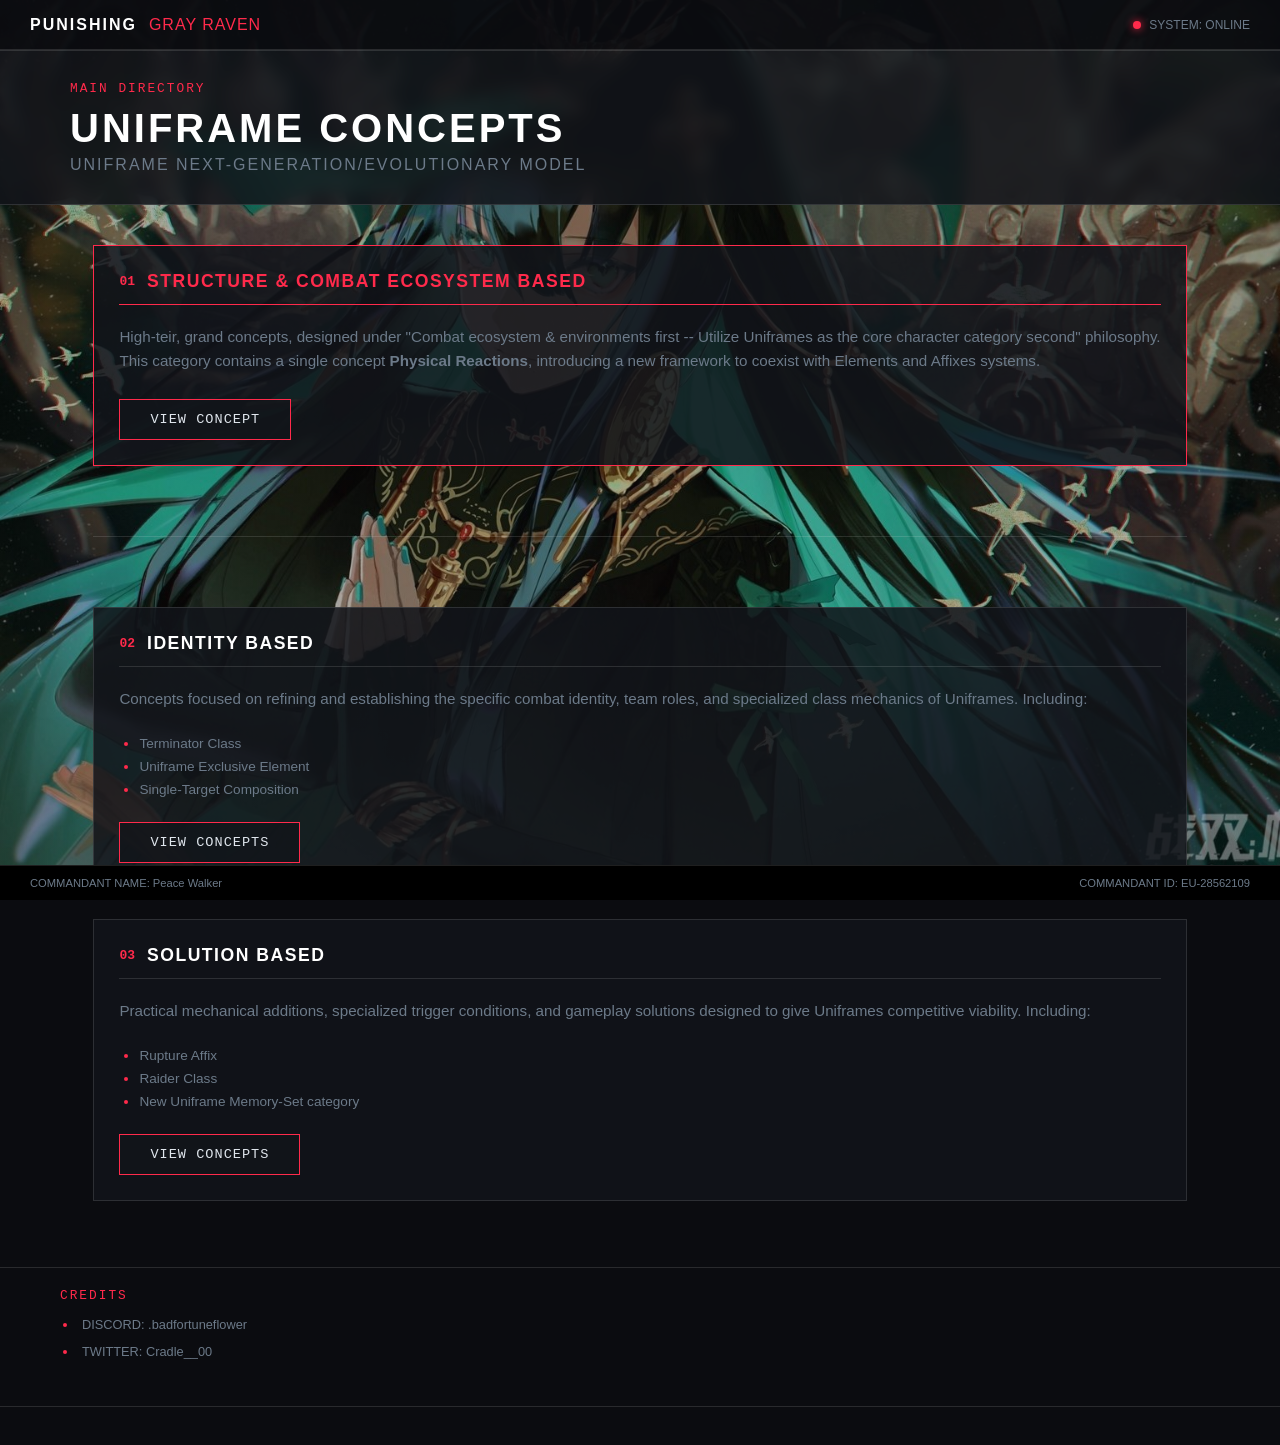
<file: index.html>
<!DOCTYPE html>
<html lang="en">
<head>
<meta charset="UTF-8" />
<title>PGR | Uniframe Concepts</title>
<meta name="title" content="Punishing: Gray Raven | Uniframe Concepts">
<meta name="description" content="A fan concepts archive dedicated to Punishing: Gray Raven Uniframe combat concepts, class mechanics, and structural proposals.">
<meta name="keywords" content="PGR, Punishing Gray Raven,
    Uniframe, Uniframe Concepts, PGR Archive, Uniframe Rework, Uniframe Revival, Uniframe Plans, PGR Uniframe, Punishing Gray Raven Uniframe,
    Vanguard, Vanguard Concepts, Vanguard Rework, Vanguard Revival, Vanguard Plans, PGR Vanguard, Punishing Gray Raven Vanguard, Uniframe Vanguard,
    Camu, Camu Crocotta, Uniframe Camu, Uniframe Camu Crocotta, Vanguard Camu, Vanguard Camu Crocotta, PGR Camu, Punishing Gray Raven Camu,
    Qu, Qu Pavo, Uniframe Qu, Uniframe Qu Pavo, Vanguard Qu, Vanguard Qu Pavo, PGR Qu, Punishing Gray Raven Qu,
    Selena, Selena Tempest, Uniframe Selena, Uniframe Selena Tempest, Vanguard Selena, Vanguard Selena Tempest, PGR Selena, Punishing Gray Raven Selena,
    Roland, Roland Flamebeau, Uniframe Roland, Uniframe Roland Flamebeau, Vanguard Roland, Vanguard Roland Flamebeau, PGR Roland, Punishing Gray Raven Roland,
    Pulao, Pulao Dragontoll, Uniframe Pulao, Uniframe Pulao Dragontoll, Vanguard Pulao, Vanguard Pulao Dragontoll, PGR Pulao, Punishing Gray Raven Pulao,
    Haicma, Haicma Starveil, Uniframe Haicma, Uniframe Haicma Starveil, Vanguard Haicma, Vanguard Haicma Starveil, PGR Haicma, Punishing Gray Raven Haicma,
    Noan, Noan Arca, Uniframe Noan, Uniframe Noan Arca, Vanguard Noan, Vanguard Noan Arca, PGR Noan, Punishing Gray Raven Noan">
<meta name="robots" content="index, follow">
<!-- Open Graph / Social Media Preview Tags -->
<meta property="og:type" content="website">
<meta property="og:site_name" content="Punishing: Gray Raven | Uniframe Concepts">
<meta property="og:title" content="Punishing: Gray Raven | Uniframe Concepts">
<meta property="og:description" content="A fan concepts archive dedicated to Punishing: Gray Raven Uniframe combat concepts, class mechanics, and structural proposals.">
<meta property="og:url" content="https://zaichintsu-hub.github.io/pgr-archive/">
<meta property="og:image" content="https://zaichintsu-hub.github.io/pgr-archive/bg/Qu.jpg">
<meta name="viewport" content="width=device-width, initial-scale=1.0"/>
<link rel="icon" type="image/png" href="https://zaichintsu-hub.github.io/pgr-archive/favicon.png">

<link rel="stylesheet" href="style.css" />
<style>
    .panel-description {
    color: var(--text-muted);
    margin-bottom: 25px;
    line-height: 1.6;
    font-size: 0.95rem;
    }
    .action-btn {
    display: inline-block;
    background: var(--panel-bg);
    border: 1px solid var(--accent-red);
    color: var(--text-main);
    padding: 12px 30px;
    font-family: monospace;
    font-size: 0.85rem;
    text-decoration: none;
    letter-spacing: 1px;
    transition: all 0.2s ease;
    cursor: pointer;
    }
    .action-btn:hover {
    background: var(--accent-red);
    color: #fff;
    box-shadow: 0 0 15px var(--accent-red-glow);
    }
    .archive-list {
    margin: 15px 0 25px 20px;
    color: var(--text-muted);
    font-family: monospace;
    font-size: 0.85rem;
    }
    .archive-list li {
    margin-bottom: 8px;
    }
    .archive-list li::marker {
    color: var(--accent-red);
    }
</style>
</head>
<body>

    <div class="background-layer background-layer-1"></div>
    <div class="background-layer background-layer-2"></div>

    <!-- TOP NAV BAR -->
    <header class="top-nav">
        <div class="nav-brand">
        <span class="brand-logo">PUNISHING</span>
        <span class="brand-sub">GRAY RAVEN</span>
        </div>
        <div class="nav-status">
        <span class="status-indicator"></span>
        <span class="status-text">SYSTEM: ONLINE</span>
        </div>
    </header>

    <!-- MAIN FULL-WIDTH HEADER BANNER -->
    <section class="hero-section">
        <div class="hud-frame">
        <div class="hero-banner-inner">
            <div class="sys-tag">MAIN DIRECTORY</div>
            <h1 class="hero-title">UNIFRAME CONCEPTS</h1>
            <p class="hero-subtitle">UNIFRAME NEXT-GENERATION/EVOLUTIONARY MODEL</p>
            
        </div>
        </div>
    </section>

    <!-- MAIN CONTENT CONTAINER -->
    <main class="main-content">
        <!-- <section class="content-panel">
              <div class="panel-header">
            <span class="header-num">00</span>
            
            <h2>PHILOSOPHY</h2>
        </div>
            <ul class="archive-list">
                <li>Uniframes have to get more options through which their exclusive mechanics can shine (e.g. Game modes / New trigger conditions).</li>
                <li>Uniframes have to be relevant to regular endgame content, or else why would a player invest in a niche unit?</li>
                <li>Uniframes power-creeping or replacing Attackers should be avoided, by granting them extra specialties, giving them more advantage under certain conditions, and less advantage under other conditions.</li>
                <li>Uniframes' investment model should depart from the A-Rank-like model and adapt to a more advanced investment model, or else Uniframes will technically become cheaper Attackers.</li>
                <li>Developers should have a valid reason to release new Uniframe units, through profitability and minimized development effort.</li>
                <li>Any rework or structural code changes must be entirely avoided/overly minimized.</li>
                <li>The A-rank-like approach should be abandoned, sticking to it makes Uniframes = A-Rank units with extra mechanics, development work, and stage requirements.
                    Additionally, it is the main reason why giving them a niche role is the only possible way to make players invest in non-competitive units.
                    If necessary, this approach can be followed (NOT APPLIED): [A-Rank = 4 star / S-Rank Uniframe = 5 star / S-Rank Omniframe = 6 star], by applying necessary balance and investment requirements.</li>
                <li>I highly recommend applying my concepts to a new Uniframe Class while simply abandoning Vanguard, which, I believe, opens a window to many possibilities and saves more effort and balancing issues.
                    In any case, all of my concepts support both New Class Introduction & Retaining Vanguard approaches at the same time.</li>
            </ul>
        </section><hr class="section-divider"/> -->

        <!-- STRUCTURE & ECOSYSTEM BASED -->
        <section class="archive-panel">
            <div class="archive-header">
                <span class="header-num">01</span>
                <h2>STRUCTURE & COMBAT ECOSYSTEM BASED</h2>
            </div>
            <p class="panel-description">
                High-teir, grand concepts, designed under "Combat ecosystem & environments first -- Utilize Uniframes as the core character category second" philosophy.
                <br>This category contains a single concept <b>Physical Reactions</b>, introducing a new framework to coexist with Elements and Affixes systems.
            </p>
            <a href="structure.html" class="action-btn">VIEW CONCEPT</a>
        </section>
            <hr class="section-divider" />

        <!-- IDENTITY BASED -->
        <section class="content-panel">
            <div class="panel-header">
                <span class="header-num">02</span>
                <h2>IDENTITY BASED</h2>
            </div>
            <p class="panel-description">
                Concepts focused on refining and establishing the specific combat identity, team roles, and specialized class mechanics of Uniframes. Including:
            </p>
            <ul class="archive-list">
                <li>Terminator Class</li>
                <li>Uniframe Exclusive Element</li>
                <li>Single-Target Composition</li>
            </ul>
            <a href="identity.html" class="action-btn">VIEW CONCEPTS</a>
        </section>

        <!-- SOLUTION BASED -->
        <section class="content-panel">
            <div class="panel-header">
                <span class="header-num">03</span>
                <h2>SOLUTION BASED</h2>
            </div>
            <p class="panel-description">
                Practical mechanical additions, specialized trigger conditions, and gameplay solutions designed to give Uniframes competitive viability. Including:
            </p>
            <ul class="archive-list">
                <li>Rupture Affix</li>
                <li>Raider Class</li>
                <li>New Uniframe Memory-Set category</li>
            </ul>
            <a href="archive.html" class="action-btn">VIEW CONCEPTS</a>
        </section>
        
        <br><br>
    </main>
            <!-- CREDITS BAR -->
        <section class="credits-bar">
            <div class="credits-header">CREDITS</div>

            <ul class="credits-list">
                <li>DISCORD: .badfortuneflower</li>
                <li>TWITTER: Cradle__00</li>
            </ul>
            <br>
        </section>
    <!-- FOOTER DIAGNOSTICS -->
    <footer class="footer-diagnostics">
        <div class="footer-left">
        COMMANDANT NAME: Peace Walker
        </div>
        <div class="footer-right">
        COMMANDANT ID: EU-28562109
        </div>
    </footer>
    <script src="bg-switcher.js"></script>
    </body>
    </html>
</file>
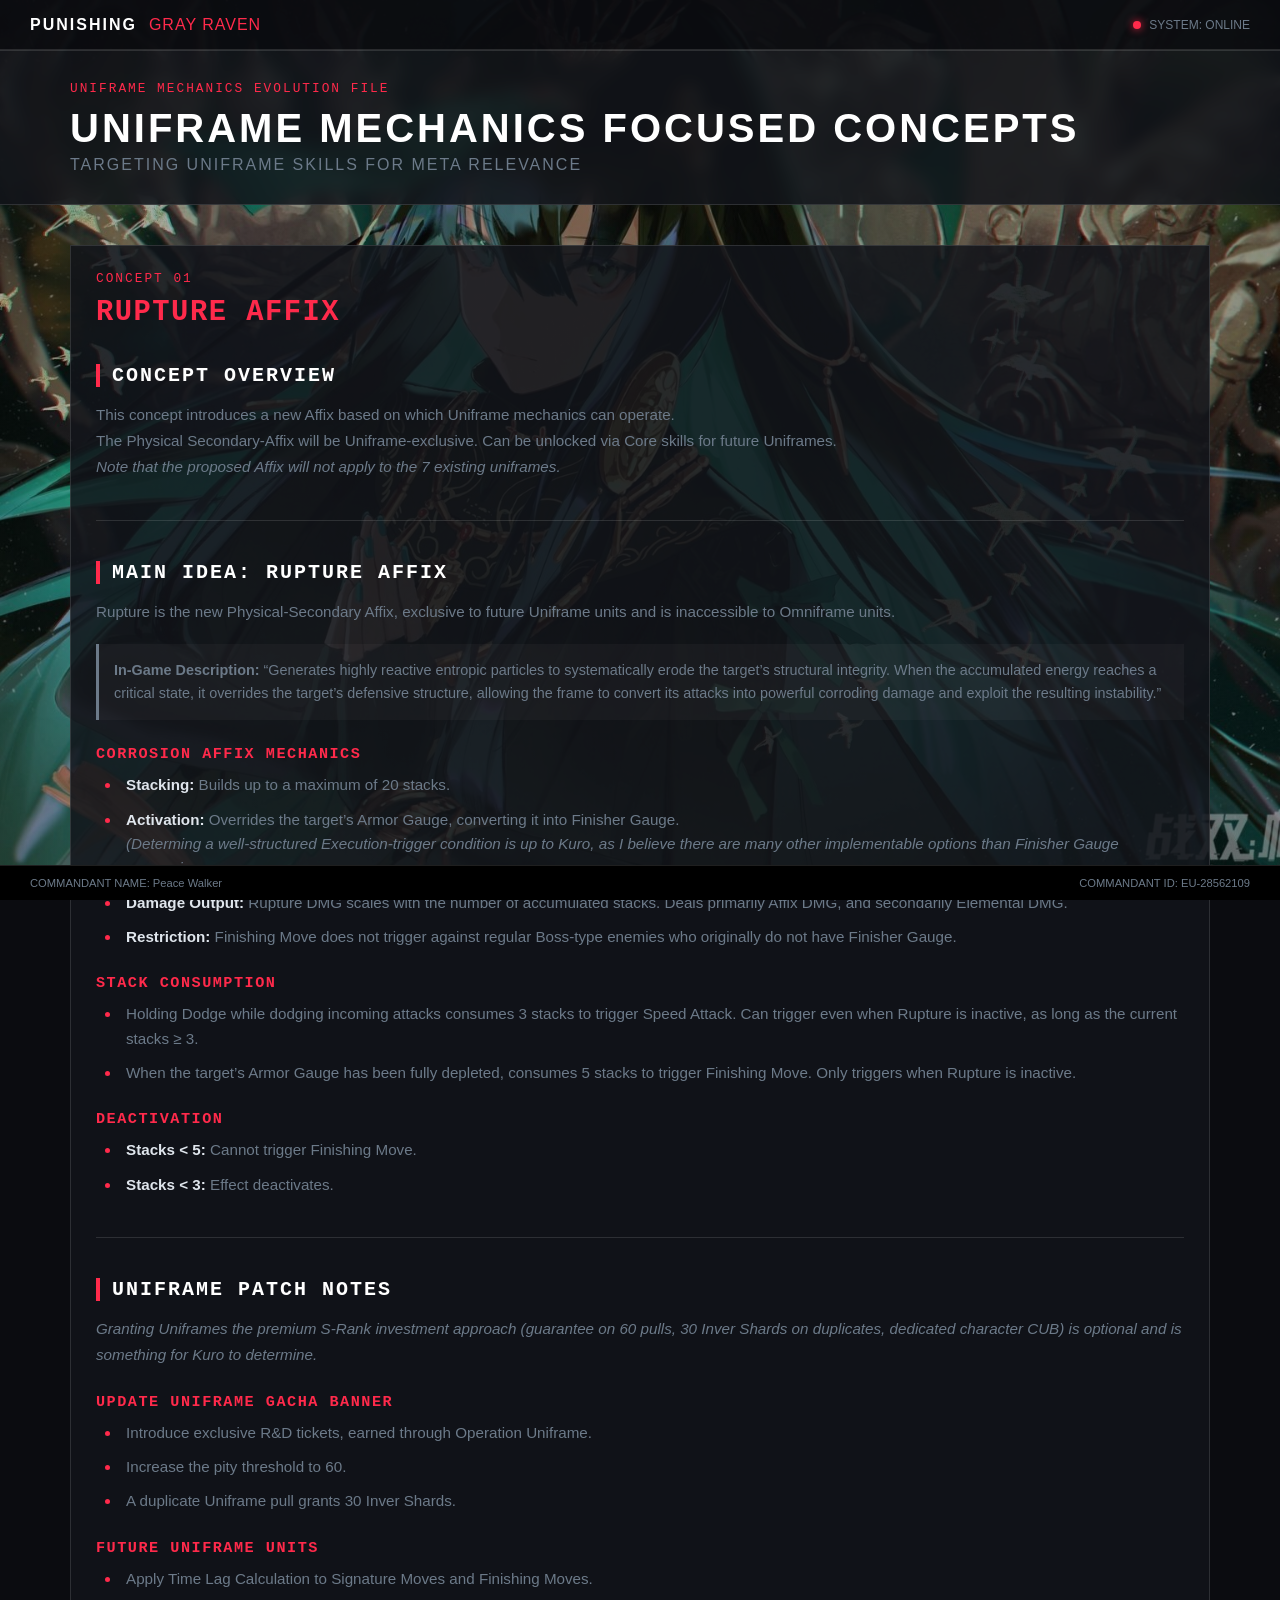
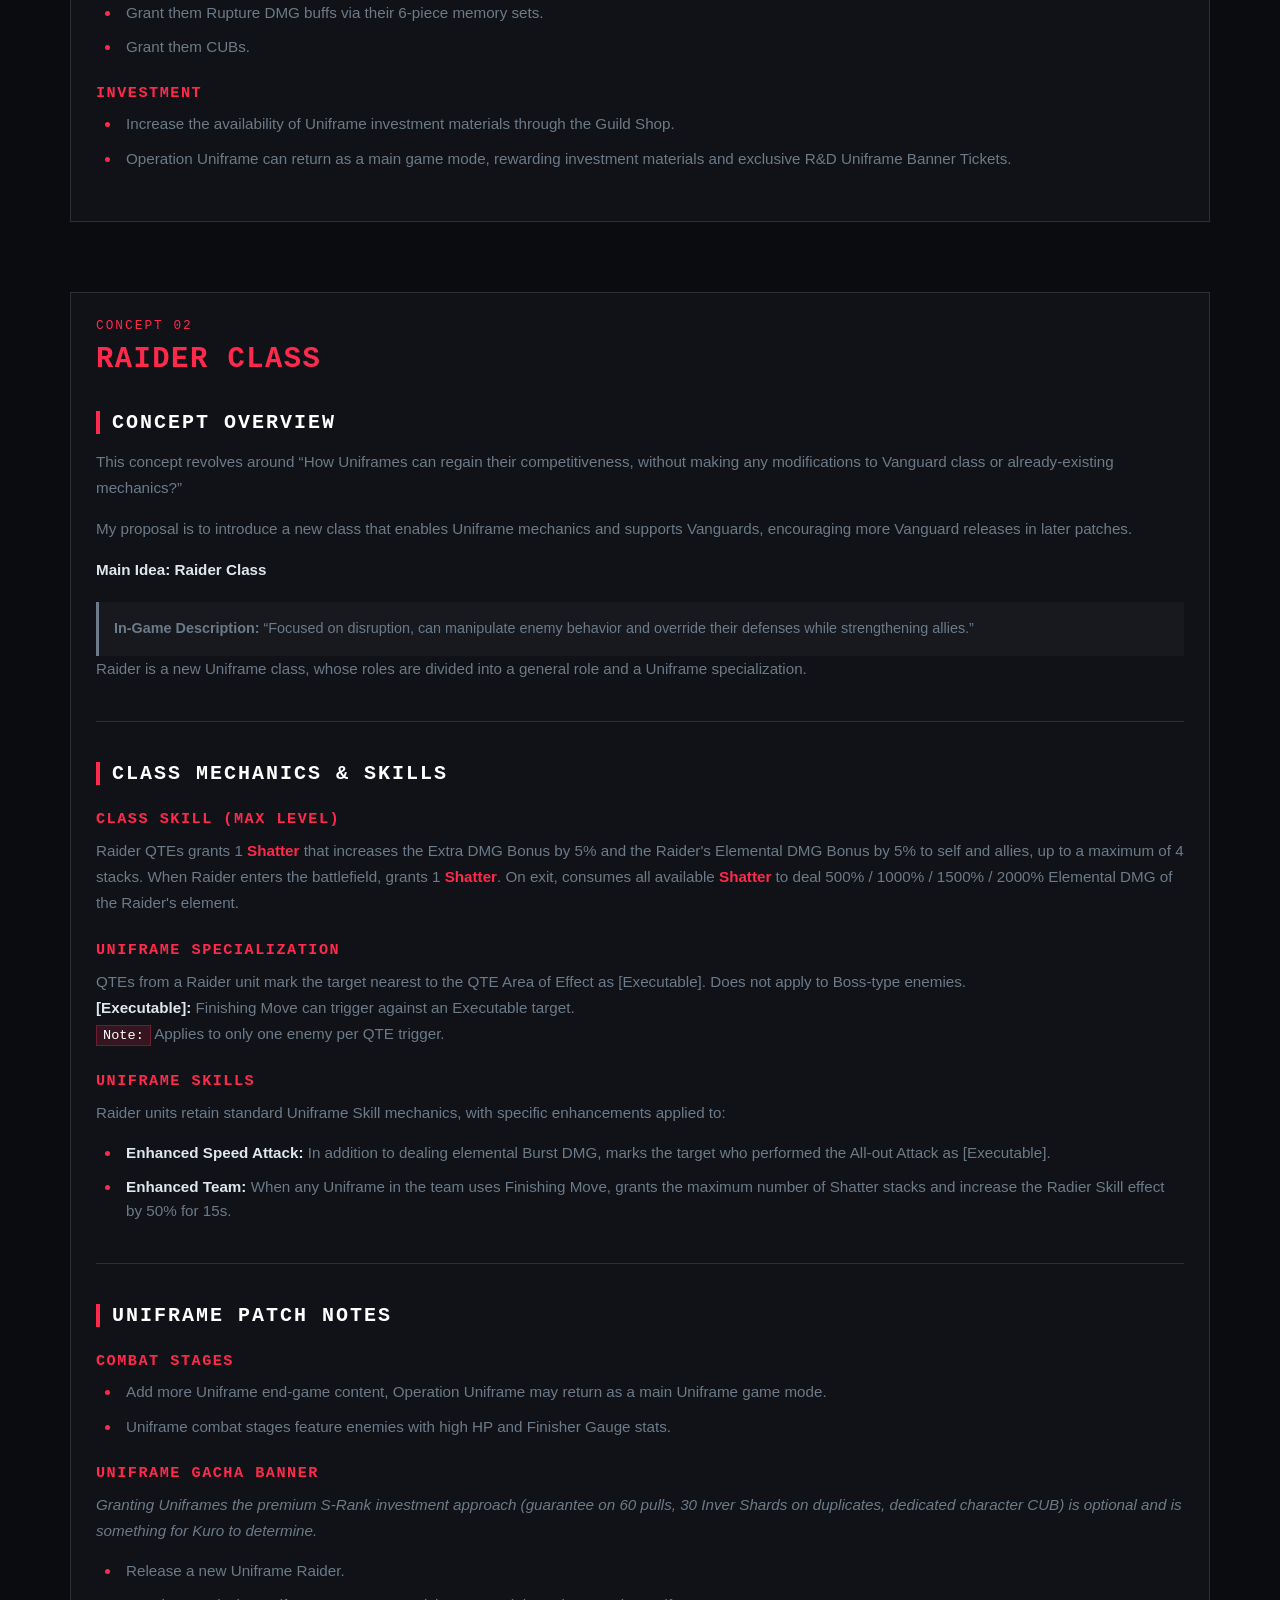
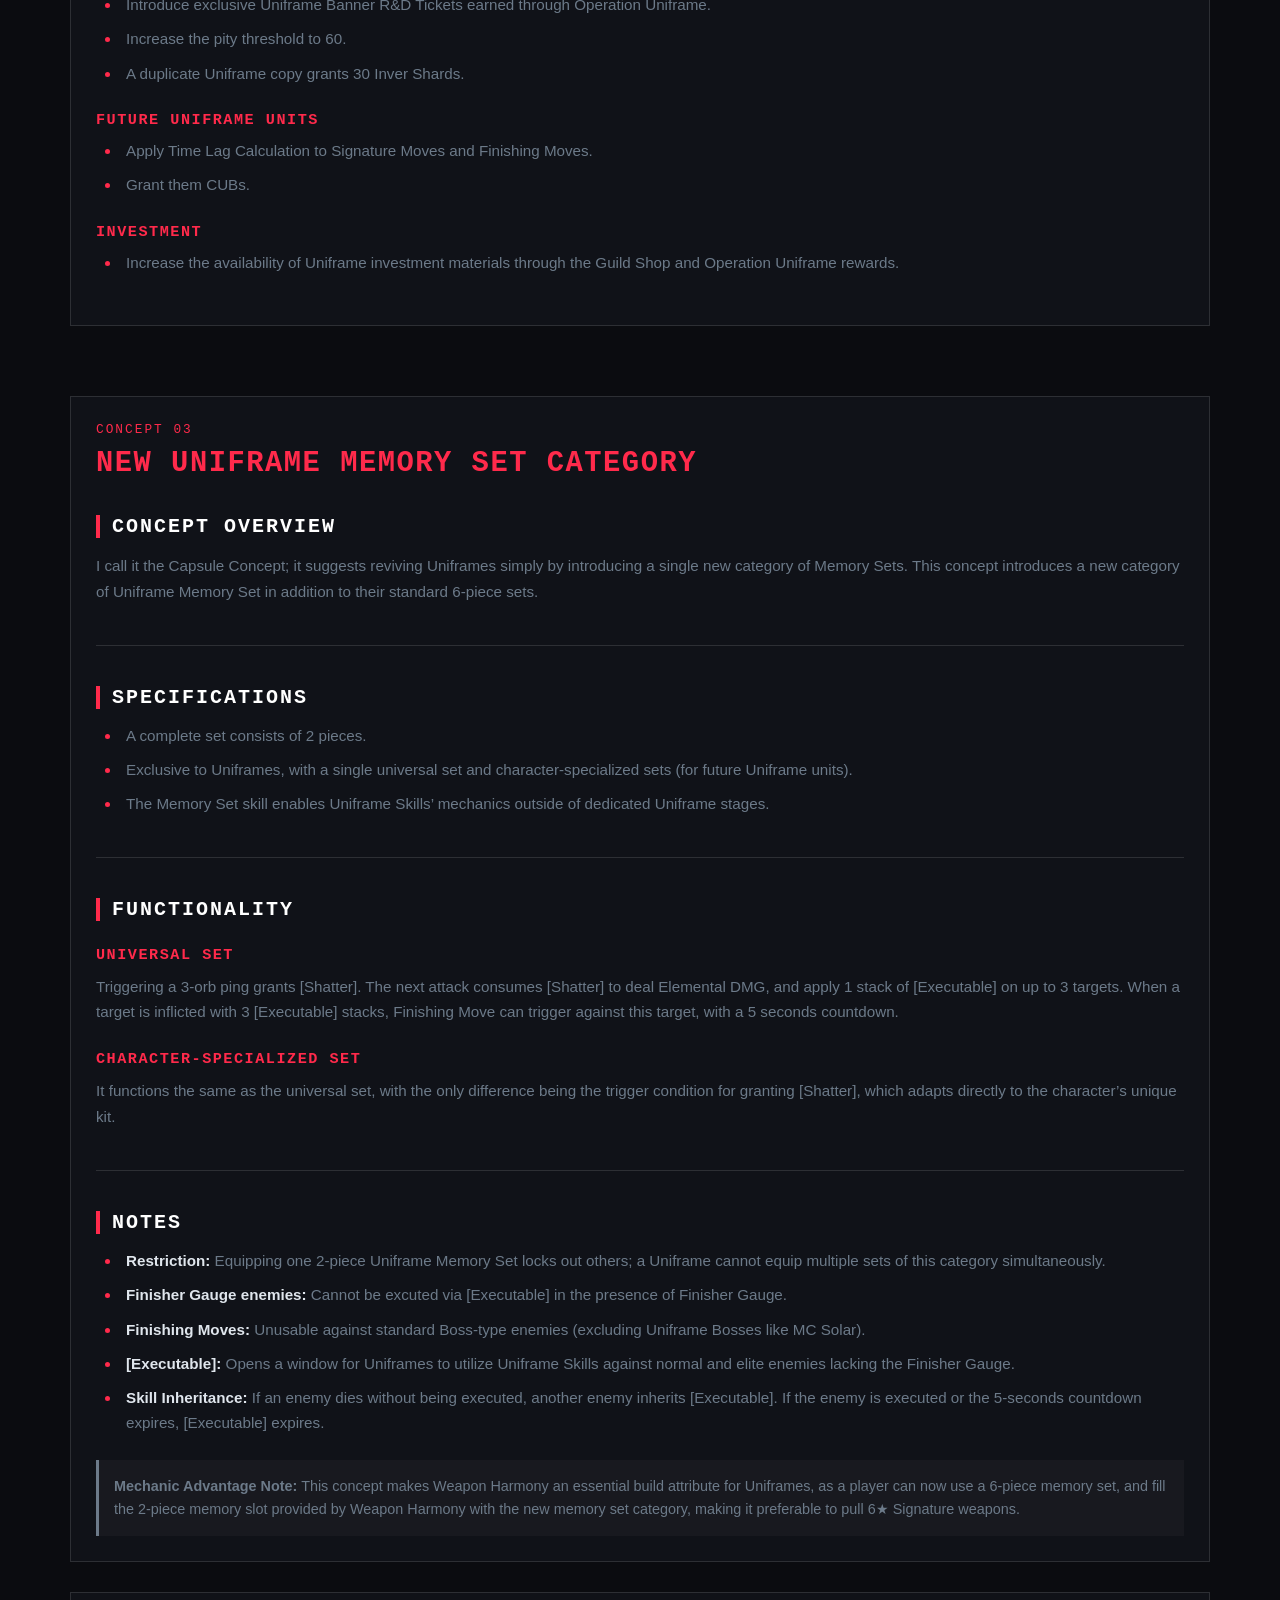
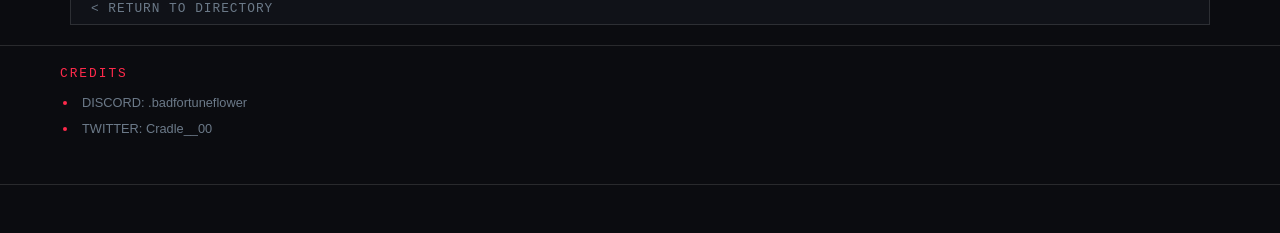
<file: archive.html>
<!DOCTYPE html>
<html lang="en">
<head>
    <meta charset="UTF-8" />
    <title>Uniframe Skills Focused</title>
<meta name="title" content="Legacy Concepts Archive">
<meta name="description" content="A fan concepts archive dedicated to Punishing: Gray Raven Uniframe combat concepts, class mechanics, and structural proposals.">
<meta name="keywords" content="PGR, Punishing Gray Raven,
    Uniframe, Uniframe Concepts, PGR Archive, Uniframe Rework, Uniframe Revival, Uniframe Plans, PGR Uniframe, Punishing Gray Raven Uniframe,
    Vanguard, Vanguard Concepts, Vanguard Rework, Vanguard Revival, Vanguard Plans, PGR Vanguard, Punishing Gray Raven Vanguard, Uniframe Vanguard,
    Camu, Camu Crocotta, Uniframe Camu, Uniframe Camu Crocotta, Vanguard Camu, Vanguard Camu Crocotta, PGR Camu, Punishing Gray Raven Camu,
    Qu, Qu Pavo, Uniframe Qu, Uniframe Qu Pavo, Vanguard Qu, Vanguard Qu Pavo, PGR Qu, Punishing Gray Raven Qu,
    Selena, Selena Tempest, Uniframe Selena, Uniframe Selena Tempest, Vanguard Selena, Vanguard Selena Tempest, PGR Selena, Punishing Gray Raven Selena,
    Roland, Roland Flamebeau, Uniframe Roland, Uniframe Roland Flamebeau, Vanguard Roland, Vanguard Roland Flamebeau, PGR Roland, Punishing Gray Raven Roland,
    Pulao, Pulao Dragontoll, Uniframe Pulao, Uniframe Pulao Dragontoll, Vanguard Pulao, Vanguard Pulao Dragontoll, PGR Pulao, Punishing Gray Raven Pulao,
    Haicma, Haicma Starveil, Uniframe Haicma, Uniframe Haicma Starveil, Vanguard Haicma, Vanguard Haicma Starveil, PGR Haicma, Punishing Gray Raven Haicma,
    Noan, Noan Arca, Uniframe Noan, Uniframe Noan Arca, Vanguard Noan, Vanguard Noan Arca, PGR Noan, Punishing Gray Raven Noan">
<meta name="robots" content="index, follow">
<!-- Open Graph / Social Media Preview Tags -->
    <meta property="og:type" content="website">
    <meta property="og:site_name" content="Legacy Concepts Archive">
    <meta property="og:title" content="Legacy Concepts Archive">
    <meta property="og:description" content="A fan concepts archive dedicated to Punishing: Gray Raven Uniframe combat concepts, class mechanics, and structural proposals.">
    <meta property="og:url" content="https://zaichintsu-hub.github.io/pgr-archive/">
    <meta property="og:image" content="https://zaichintsu-hub.github.io/pgr-archive/bg/Qu.jpg">
    <meta name="viewport" content="width=device-width, initial-scale=1.0"/>
    <link rel="icon" type="image/png" href="https://zaichintsu-hub.github.io/pgr-archive/favicon.png">
    <link rel="stylesheet" href="style.css" />
    <style>
        .back-btn {
            display: inline-block;
            background: var(--panel-bg);
            border: 1px solid var(--border-color);
            color: var(--text-muted);
            padding: 8px 20px;
            font-family: monospace;
            font-size: 0.8rem;
            text-decoration: none;
            letter-spacing: 1px;
            margin-bottom: 20px;
            transition: all 0.2s ease;
        }
        .back-btn:hover {
            border-color: var(--accent-red);
            color: var(--text-main);
        }
    </style>
</head>
<body>

    <div class="background-layer background-layer-1"></div>
    <div class="background-layer background-layer-2"></div>

    <!-- TOP NAV BAR -->
    <header class="top-nav">
        <div class="nav-brand">
            <span class="brand-logo">PUNISHING</span>
            <span class="brand-sub">GRAY RAVEN</span>
        </div>
        <div class="nav-status">
            <span class="status-indicator"></span>
            <span class="status-text">SYSTEM: ONLINE</span>
        </div>
    </header>

    <!-- MAIN FULL-WIDTH STICKY HEADER BANNER -->
    <section class="hero-section">
        <div class="hud-frame">
            <div class="hero-banner-inner">
                <div class="sys-tag">UNIFRAME MECHANICS EVOLUTION FILE</div>
                <h1 class="hero-title">UNIFRAME MECHANICS FOCUSED CONCEPTS</h1>
                <p class="hero-subtitle">TARGETING UNIFRAME SKILLS FOR META RELEVANCE</p>
            </div>
        </div>
    </section>

    <!-- MAIN CONTENT CONTAINER -->
    <main class="main-content">
        
        <!-- ========================================== -->
        <!-- CONCEPT 1: CORROSION AFFIX                 -->
        <!-- ========================================== -->
        <section class="content-panel">
            
            <div class="sys-tag">CONCEPT 01</div>
            <h2 style="color: var(--accent-red); font-family: monospace; font-size: 1.8rem; margin: 10px 0 25px 0; letter-spacing: 1.5px;">RUPTURE AFFIX</h2>
            
            <!-- SECTION 1: CONCEPT OVERVIEW -->
            <h3 class="data-heading">CONCEPT OVERVIEW</h3>
            <div class="data-block">
                <p class="concept-text">This concept introduces a new Affix based on which Uniframe mechanics can operate.<br>
                The Physical Secondary-Affix will be Uniframe-exclusive. Can be unlocked via Core skills for future Uniframes.<br>
                <i>Note that the proposed Affix will not apply to the 7 existing uniframes.</i></p>
            </div>

            <hr class="section-divider" />

            <!-- SECTION 2: MAIN IDEA - CORROSION AFFIX -->
            <h3 class="data-heading">MAIN IDEA: RUPTURE AFFIX</h3>
            <div class="data-block">
                <p class="concept-text">Rupture is the new Physical-Secondary Affix, exclusive to future Uniframe units and is inaccessible to Omniframe units.</p>
                <div class="sys-note">
                    <strong>In-Game Description:</strong> “Generates highly reactive entropic particles to systematically erode the target’s structural integrity. When the accumulated energy reaches a critical state, it overrides the target’s defensive structure, allowing the frame to convert its attacks into powerful corroding damage and exploit the resulting instability.”
                </div>
            </div>

            <h4 class="sub-heading">CORROSION AFFIX MECHANICS</h4>
            <ul class="sys-list">
                <li><strong>Stacking:</strong> Builds up to a maximum of 20 stacks.</li>
                <li><strong>Activation:</strong> Overrides the target’s Armor Gauge, converting it into Finisher Gauge.<br><i>(Determing a well-structured Execution-trigger condition is up to Kuro, as I believe there are many other implementable options than Finisher Gauge conversion.</i></li>
                <li><strong>Damage Output:</strong> Rupture DMG scales with the number of accumulated stacks. Deals primarily Affix DMG, and secondarily Elemental DMG.</li>
                <li><strong>Restriction:</strong> Finishing Move does not trigger against regular Boss-type enemies who originally do not have Finisher Gauge.</li>
            </ul>

            <h4 class="sub-heading">STACK CONSUMPTION</h4>
            <ul class="sys-list">
                <li>Holding Dodge while dodging incoming attacks consumes 3 stacks to trigger Speed Attack. Can trigger even when Rupture is inactive, as long as the current stacks ≥ 3.</li>
                <li>When the target’s Armor Gauge has been fully depleted, consumes 5 stacks to trigger Finishing Move. Only triggers when Rupture is inactive.</li>
            </ul>

            <h4 class="sub-heading">DEACTIVATION</h4>
            <ul class="sys-list">
                <li><strong>Stacks &lt; 5:</strong> Cannot trigger Finishing Move.</li>
                <li><strong>Stacks &lt; 3:</strong> Effect deactivates.</li>
            </ul>


            <hr class="section-divider" />
            <!-- SECTION 3: TEAM COMPOSITIONS & ENDGAME CONTENT -->
            <!-- 
            <h3 class="data-heading">TEAM COMPOSITIONS & ENDGAME CONTENT</h3>
            
            <h4 class="sub-heading">TEAM COMPOSITIONS</h4>
            <ul class="sys-list">
                <li><strong>ELEMENTAL TEAM:</strong> Vanguard will compete with Attacker for the main DPS slot, alongside Breaker/Tank and Amplifier/Overlinker.</li>
                <li><strong>CORROSION TEAM:</strong> At least 2 Uniframe units are required to achieve maximum DMG output. A Physical Amplifier can help increase the DMG output, since Corrosion is a Physical Affix. Uniframe’s Enhanced Team skill serves as the second buff provider for the team.</li>
            </ul>

            <h4 class="sub-heading">ENDGAME CONTENT</h4>
            <ul class="sys-list">
                <li><strong>OPERATION UNIFRAME:</strong> This mode could get little modifications and return as a main game mode with weekly tasks.</li>
            </ul>

            <hr class="section-divider" />
            -->
            
            <!-- SECTION 4: UNIFRAME PATCH NOTES -->
            <h3 class="data-heading">UNIFRAME PATCH NOTES</h3>
            <p class='concept-text'><i>Granting Uniframes the premium S-Rank investment approach (guarantee on 60 pulls, 30 Inver Shards on duplicates, dedicated character CUB) is optional and is something for Kuro to determine.</i></p>
            <h4 class="sub-heading">UPDATE UNIFRAME GACHA BANNER</h4>
            <ul class="sys-list">
                <li>Introduce exclusive R&D tickets, earned through Operation Uniframe.</li>
                <li>Increase the pity threshold to 60.</li>
                <li>A duplicate Uniframe pull grants 30 Inver Shards.</li>
            </ul>

            <h4 class="sub-heading">FUTURE UNIFRAME UNITS</h4>
            <ul class="sys-list">
                <li>Apply Time Lag Calculation to Signature Moves and Finishing Moves.</li>
                <li>Grant them Rupture DMG buffs via their 6-piece memory sets.</li>
                <li>Grant them CUBs.</li>
            </ul>

            <h4 class="sub-heading">INVESTMENT</h4>
            <ul class="sys-list">
                <li>Increase the availability of Uniframe investment materials through the Guild Shop.</li>
                <li>Operation Uniframe can return as a main game mode, rewarding investment materials and exclusive R&D Uniframe Banner Tickets.</li>
            </ul>

        </section>
        <!-- ========================================== -->
        <!-- CONCEPT 2: RAIDER CLASS                 -->
        <!-- ========================================== -->
        <section class="content-panel" style="margin-top: 40px;">
            
            <div class="sys-tag">CONCEPT 02</div>
            <h2 style="color: var(--accent-red); font-family: monospace; font-size: 1.8rem; margin: 10px 0 25px 0; letter-spacing: 1.5px;">RAIDER CLASS</h2>
            
            <!-- SECTION 1: CONCEPT OVERVIEW -->
            <h3 class="data-heading">CONCEPT OVERVIEW</h3>
            <div class="data-block">
                <p class="concept-text">This concept revolves around “How Uniframes can regain their competitiveness, without making any modifications to Vanguard class or already-existing mechanics?”</p>
                <p class="concept-text">My proposal is to introduce a new class that enables Uniframe mechanics and supports Vanguards, encouraging more Vanguard releases in later patches.</p>
                <p class="concept-text"><strong>Main Idea: Raider Class</strong></p>
                <div class="sys-note">
                    <strong>In-Game Description:</strong> “Focused on disruption, can manipulate enemy behavior and override their defenses while strengthening allies.”
                </div>
                <p class="concept-text">Raider is a new Uniframe class, whose roles are divided into a general role and a Uniframe specialization.</p>
            </div>

            <hr class="section-divider" />

            <!-- SECTION 2: CLASS MECHANICS & SKILLS -->
            <h3 class="data-heading">CLASS MECHANICS & SKILLS</h3>
            
            <h4 class="sub-heading">CLASS SKILL (MAX LEVEL)</h4>
            <p class="concept-text">Raider QTEs grants 1 <b style="color: var(--accent-red);">Shatter</b> that increases the Extra DMG Bonus by 5% and the Raider's Elemental DMG Bonus by 5% to self and allies, up to a maximum of 4 stacks. When Raider enters the battlefield, grants 1 <b style="color: var(--accent-red);">Shatter</b>. On exit, consumes all available <b style="color: var(--accent-red);">Shatter</b> to deal 500% / 1000% / 1500% / 2000% Elemental DMG of the Raider's element.</p>

            <h4 class="sub-heading">UNIFRAME SPECIALIZATION</h4>
            <p class="concept-text">QTEs from a Raider unit mark the target nearest to the QTE Area of Effect as [Executable]. Does not apply to Boss-type enemies.<br>
                <strong>[Executable]:</strong> Finishing Move can trigger against an Executable target.<br>
                <span class="highlight">Note:</span> Applies to only one enemy per QTE trigger.</p>

            <h4 class="sub-heading">UNIFRAME SKILLS</h4>
            <p class="concept-text">Raider units retain standard Uniframe Skill mechanics, with specific enhancements applied to:</p>
            <ul class="sys-list">
                <li><strong>Enhanced Speed Attack:</strong> In addition to dealing elemental Burst DMG, marks the target who performed the All-out Attack as [Executable].</li>
                <li><strong>Enhanced Team:</strong> When any Uniframe in the team uses Finishing Move, grants the maximum number of Shatter stacks and increase the Radier Skill effect by 50% for 15s.</li>
            </ul>

            <hr class="section-divider" />

            <!-- SECTION 3: ANALYSIS: TEAM COMPOSITIONS -->
            <!-- 
            <h3 class="data-heading">ANALYSIS: TEAM COMPOSITIONS</h3>
            
            <h4 class="sub-heading">ELEMENTAL & EFFECT COMPOSITION</h4>
            <div class="sys-note" style="margin-bottom: 15px;">
                <strong>Team Layout:</strong> [ATTACKER/VANGUARD - BREAKER/TANK - AMPLIFIER/RAIDER]
            </div>
            
            <p class="concept-text" style="margin-bottom: 5px;"><strong>DPS Comparison:</strong></p>
            <ul class="sys-list">
                <li>Vanguard technically functions like an Attacker for 10 seconds upon deployment.</li>
                <li>Uniframe 6-piece memory sets provide higher DMG stats than Omniframe 4-piece memory sets.</li>
                <li>Omniframe has the advantage of being able to equip 2 complete memory sets thanks to Weapon Harmony.</li>
                <li>Some Omniframe memory sets like Cottie provide the advantage of a faster rotation.</li>
            </ul>

            <p class="concept-text" style="margin-bottom: 5px;"><strong>SUPPORT Comparison:</strong></p>
            <ul class="sys-list">
                <li>Amplifier instantly provides 20% Extra DMG Bonus for 10 seconds when a character is deployed, while Raider builds up stacks through QTEs, with the maximum Extra DMG Bonus being 20%.</li>
                <li>Amplifier heals allies, increases their DMG, and provides more buffs via support Omniframe memory sets like Da Vinci and Guinevere.</li>
                <li>Raider deals AoE Burst DMG on exit.</li>
                <li>[Executable] opens a window for Uniframes to partly benefit from Uniframe skills’ Finishing Move and Enhanced Team’s stats buff.</li>
            </ul>

            <p class="concept-text"><strong>Conclusion:</strong> Vanguard and Attacker, Raider and Amplifier, can share the same slot, depending on which unit is stronger.</p>

            <h4 class="sub-heading">UNIFRAME COMPOSITION</h4>
            <div class="sys-note" style="margin-bottom: 15px;">
                <strong>Team Layout:</strong> [VANGUARD - VANGUARD - RAIDER]
            </div>
            <ul class="sys-list">
                <li>Outside of dedicated Uniframe stages, this composition is less effective than standard competitive Omniframe teams.</li>
                <li>Gains stats buff and support from Raider's Class skill and Uniframes’ Enhanced Team.</li>
                <li>Specializes against enemies with Finisher Gauge and enemies whose HP and shield stats are high.</li>
                <li>Omniframe units are highly irrelevant to this team.</li>
            </ul>

            <hr class="section-divider" /> -->

            <!-- SECTION 4: UNIFRAME PATCH NOTES -->
            <h3 class="data-heading">UNIFRAME PATCH NOTES</h3>
            
            <h4 class="sub-heading">COMBAT STAGES</h4>
            <ul class="sys-list">
                <li>Add more Uniframe end-game content, Operation Uniframe may return as a main Uniframe game mode.</li>
                <li>Uniframe combat stages feature enemies with high HP and Finisher Gauge stats.</li>
            </ul>

            <h4 class="sub-heading">UNIFRAME GACHA BANNER</h4>
            <p class='concept-text'><i>Granting Uniframes the premium S-Rank investment approach (guarantee on 60 pulls, 30 Inver Shards on duplicates, dedicated character CUB) is optional and is something for Kuro to determine.</i></p>
            <ul class="sys-list">
                <li>Release a new Uniframe Raider.</li>
                <li>Introduce exclusive Uniframe Banner R&D Tickets earned through Operation Uniframe.</li>
                <li>Increase the pity threshold to 60.</li>
                <li>A duplicate Uniframe copy grants 30 Inver Shards.</li>
            </ul>

            <h4 class="sub-heading">FUTURE UNIFRAME UNITS</h4>
            <ul class="sys-list">
                <li>Apply Time Lag Calculation to Signature Moves and Finishing Moves.</li>
                <li>Grant them CUBs.</li>
            </ul>

            <h4 class="sub-heading">INVESTMENT</h4>
            <ul class="sys-list">
                <li>Increase the availability of Uniframe investment materials through the Guild Shop and Operation Uniframe rewards.</li>
            </ul>

        </section>

        <!-- ========================================== -->
        <!-- CONCEPT 3: NEW UNIFRAME MEMORY SET         -->
        <!-- ========================================== -->
        <section class="content-panel" style="margin-top: 40px;">
            
            <div class="sys-tag">CONCEPT 03</div>
            <h2 style="color: var(--accent-red); font-family: monospace; font-size: 1.8rem; margin: 10px 0 25px 0; letter-spacing: 1.5px;">NEW UNIFRAME MEMORY SET CATEGORY</h2>
            
            <!-- SECTION 1: CONCEPT OVERVIEW -->
            <h3 class="data-heading">CONCEPT OVERVIEW</h3>
            <div class="data-block">
                <p class="concept-text">I call it the Capsule Concept; it suggests reviving Uniframes simply by introducing a single new category of Memory Sets. This concept introduces a new category of Uniframe Memory Set in addition to their standard 6-piece sets.</p>
            </div>

            <hr class="section-divider" />

            <!-- SECTION 2: SPECIFICATIONS -->
            <h3 class="data-heading">SPECIFICATIONS</h3>
            <ul class="sys-list">
                <li>A complete set consists of 2 pieces.</li>
                <li>Exclusive to Uniframes, with a single universal set and character-specialized sets (for future Uniframe units).</li>
                <li>The Memory Set skill enables Uniframe Skills’ mechanics outside of dedicated Uniframe stages.</li>
            </ul>

            <hr class="section-divider" />

            <!-- SECTION 3: FUNCTIONALITY -->
            <h3 class="data-heading">FUNCTIONALITY</h3>
            
            <h4 class="sub-heading">UNIVERSAL SET</h4>
            <p class="concept-text">Triggering a 3-orb ping grants [Shatter]. The next attack consumes [Shatter] to deal Elemental DMG, and apply 1 stack of [Executable] on up to 3 targets. When a target is inflicted with 3 [Executable] stacks, Finishing Move can trigger against this target, with a 5 seconds countdown.</p>

            <h4 class="sub-heading">CHARACTER-SPECIALIZED SET</h4>
            <p class="concept-text">It functions the same as the universal set, with the only difference being the trigger condition for granting [Shatter], which adapts directly to the character’s unique kit.</p>

            <hr class="section-divider" />

            <!-- SECTION 4: NOTES -->
            <h3 class="data-heading">NOTES</h3>
            <ul class="sys-list">
                <li><strong>Restriction:</strong> Equipping one 2-piece Uniframe Memory Set locks out others; a Uniframe cannot equip multiple sets of this category simultaneously.</li>
                <li><strong>Finisher Gauge enemies:</strong> Cannot be excuted via [Executable] in the presence of Finisher Gauge.</li>
                <li><strong>Finishing Moves:</strong> Unusable against standard Boss-type enemies (excluding Uniframe Bosses like MC Solar).</li>
                <li><strong>[Executable]:</strong> Opens a window for Uniframes to utilize Uniframe Skills against normal and elite enemies lacking the Finisher Gauge.</li>
                <li><strong>Skill Inheritance:</strong> If an enemy dies without being executed, another enemy inherits [Executable]. If the enemy is executed or the 5-seconds countdown expires, [Executable] expires.</li>
            </ul>

            <div class="sys-note" style="margin-top: 15px;">
                <strong>Mechanic Advantage Note:</strong> This concept makes Weapon Harmony an essential build attribute for Uniframes, as a player can now use a 6-piece memory set, and fill the 2-piece memory slot provided by Weapon Harmony with the new memory set category, making it preferable to pull 6★ Signature weapons.
            </div>

        </section>


        <a href="index.html" class="back-btn">&lt; RETURN TO DIRECTORY</a>
    </main>
            <!-- CREDITS BAR -->
        <section class="credits-bar">
            <div class="credits-header">CREDITS</div>

            <ul class="credits-list">
                <li>DISCORD: .badfortuneflower</li>
                <li>TWITTER: Cradle__00</li>
            </ul>
            <br>
        </section>
    <!-- FOOTER DIAGNOSTICS -->
    <footer class="footer-diagnostics">
        <div class="footer-left">
        COMMANDANT NAME: Peace Walker
        </div>
        <div class="footer-right">
        COMMANDANT ID: EU-28562109
        </div>
    </footer>

    <script src="bg-switcher.js"></script>
</body>
</html>
</file>
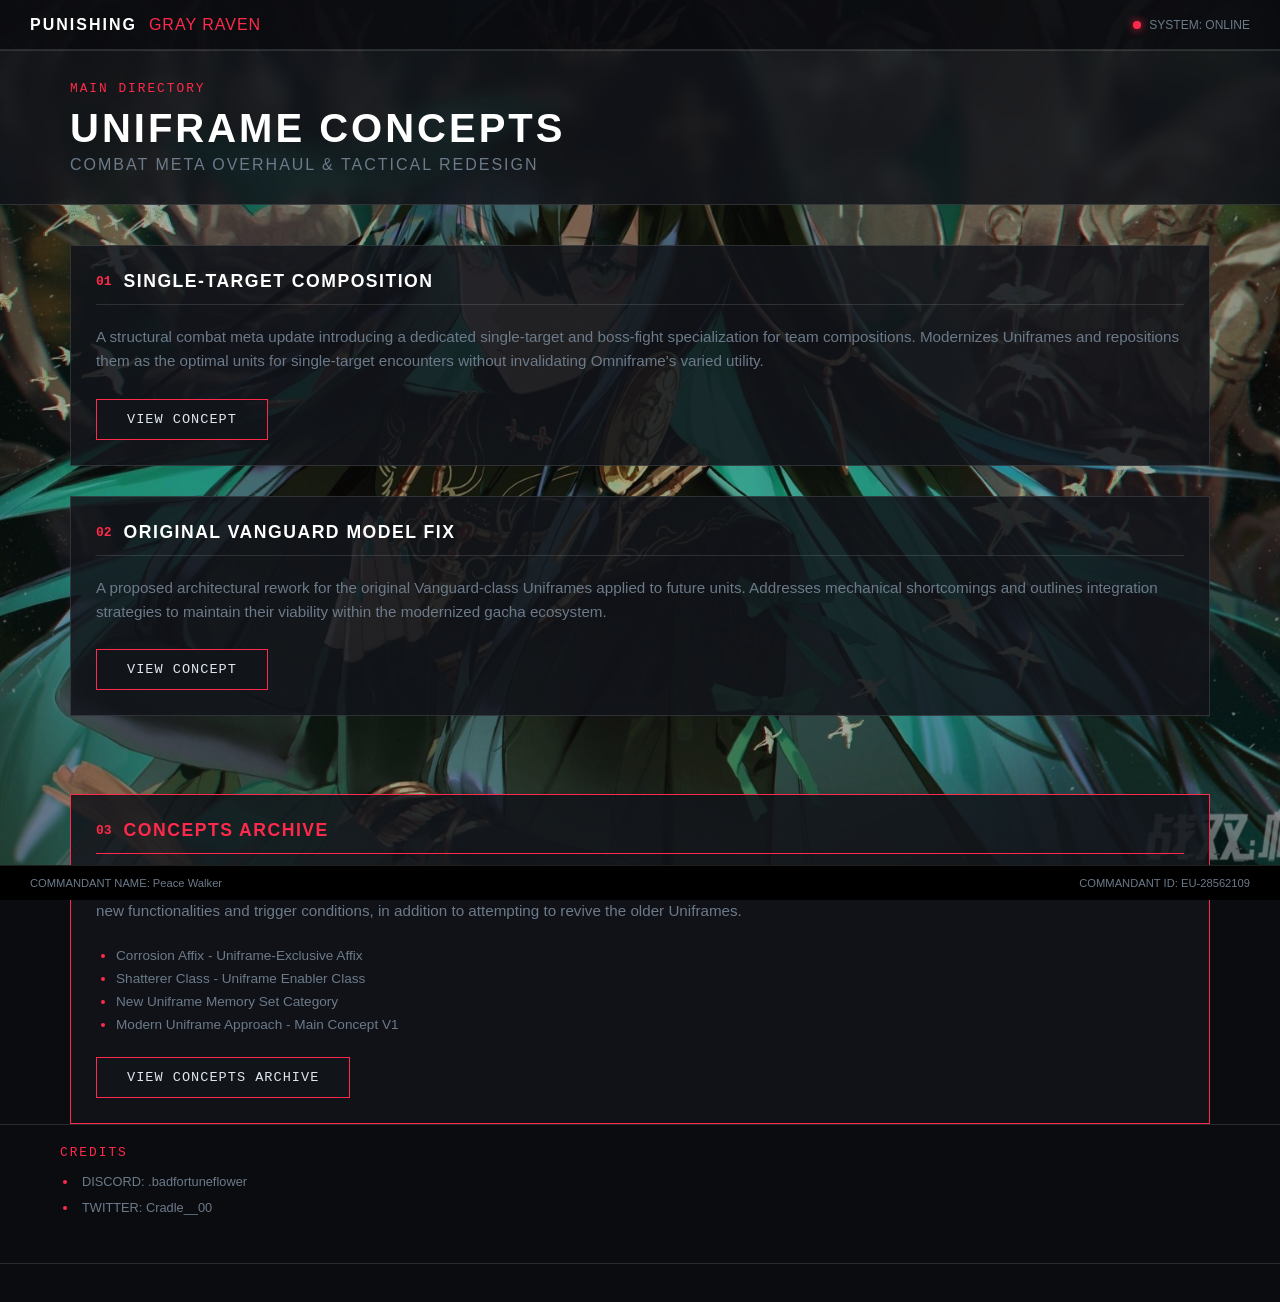
<file: home.html>
<!DOCTYPE html>
    <html lang="en">
    <head>
    <meta charset="UTF-8" />
        <title>PGR | Uniframe Concepts</title>
<meta name="title" content="Punishing: Gray Raven | Uniframe Concepts">
<meta name="description" content="A fan concepts archive dedicated to Punishing: Gray Raven Uniframe combat concepts, class mechanics, and structural proposals.">
<meta name="keywords" content="PGR, Punishing Gray Raven,
    Uniframe, Uniframe Concepts, PGR Archive, Uniframe Rework, Uniframe Revival, Uniframe Plans, PGR Uniframe, Punishing Gray Raven Uniframe,
    Vanguard, Vanguard Concepts, Vanguard Rework, Vanguard Revival, Vanguard Plans, PGR Vanguard, Punishing Gray Raven Vanguard, Uniframe Vanguard,
    Camu, Camu Crocotta, Uniframe Camu, Uniframe Camu Crocotta, Vanguard Camu, Vanguard Camu Crocotta, PGR Camu, Punishing Gray Raven Camu,
    Qu, Qu Pavo, Uniframe Qu, Uniframe Qu Pavo, Vanguard Qu, Vanguard Qu Pavo, PGR Qu, Punishing Gray Raven Qu,
    Selena, Selena Tempest, Uniframe Selena, Uniframe Selena Tempest, Vanguard Selena, Vanguard Selena Tempest, PGR Selena, Punishing Gray Raven Selena,
    Roland, Roland Flamebeau, Uniframe Roland, Uniframe Roland Flamebeau, Vanguard Roland, Vanguard Roland Flamebeau, PGR Roland, Punishing Gray Raven Roland,
    Pulao, Pulao Dragontoll, Uniframe Pulao, Uniframe Pulao Dragontoll, Vanguard Pulao, Vanguard Pulao Dragontoll, PGR Pulao, Punishing Gray Raven Pulao,
    Haicma, Haicma Starveil, Uniframe Haicma, Uniframe Haicma Starveil, Vanguard Haicma, Vanguard Haicma Starveil, PGR Haicma, Punishing Gray Raven Haicma,
    Noan, Noan Arca, Uniframe Noan, Uniframe Noan Arca, Vanguard Noan, Vanguard Noan Arca, PGR Noan, Punishing Gray Raven Noan">
<meta name="robots" content="index, follow">
<!-- Open Graph / Social Media Preview Tags -->
    <meta property="og:type" content="website">
    <meta property="og:site_name" content="Punishing: Gray Raven | Uniframe Concepts">
    <meta property="og:title" content="Punishing: Gray Raven | Uniframe Concepts">
    <meta property="og:description" content="A fan concepts archive dedicated to Punishing: Gray Raven Uniframe combat concepts, class mechanics, and structural proposals.">
    <meta property="og:url" content="https://zaichintsu-hub.github.io/pgr-archive/">
    <meta property="og:image" content="https://zaichintsu-hub.github.io/pgr-archive/images/Qu.jpg">
    <meta name="viewport" content="width=device-width, initial-scale=1.0"/>
    <meta name="viewport" content="width=device-width, initial-scale=1.0"/>

    <link rel="stylesheet" href="style.css" />
    <style>
        .panel-description {
        color: var(--text-muted);
        margin-bottom: 25px;
        line-height: 1.6;
        font-size: 0.95rem;
        }
        .action-btn {
        display: inline-block;
        background: var(--panel-bg);
        border: 1px solid var(--accent-red);
        color: var(--text-main);
        padding: 12px 30px;
        font-family: monospace;
        font-size: 0.85rem;
        text-decoration: none;
        letter-spacing: 1px;
        transition: all 0.2s ease;
        cursor: pointer;
        }
        .action-btn:hover {
        background: var(--accent-red);
        color: #fff;
        box-shadow: 0 0 15px var(--accent-red-glow);
        }
        .archive-list {
        margin: 15px 0 25px 20px;
        color: var(--text-muted);
        font-family: monospace;
        font-size: 0.85rem;
        }
        .archive-list li {
        margin-bottom: 8px;
        }
        .archive-list li::marker {
        color: var(--accent-red);
        }
    </style>
    </head>
    <body>

        <div class="background-layer background-layer-1"></div>
        <div class="background-layer background-layer-2"></div>

    <!-- TOP NAV BAR -->
    <header class="top-nav">
        <div class="nav-brand">
        <span class="brand-logo">PUNISHING</span>
        <span class="brand-sub">GRAY RAVEN</span>
        </div>
        <div class="nav-status">
        <span class="status-indicator"></span>
        <span class="status-text">SYSTEM: ONLINE</span>
        </div>
    </header>

    <!-- MAIN FULL-WIDTH HEADER BANNER -->
    <section class="hero-section">
        <div class="hud-frame">
        <div class="hero-banner-inner">
            <div class="sys-tag">MAIN DIRECTORY</div>
            <h1 class="hero-title">UNIFRAME CONCEPTS</h1>
            <p class="hero-subtitle">COMBAT META OVERHAUL &amp; TACTICAL REDESIGN</p>
            
        </div>
        </div>
    </section>

    <!-- MAIN CONTENT CONTAINER -->
    <main class="main-content">

        <!-- SINGLE-TARGET COMPOSITION -->
        <section class="content-panel">
        <div class="panel-header">
            <span class="header-num">01</span>
            <h2>SINGLE-TARGET COMPOSITION</h2>
        </div>
        <p class="panel-description">
            A structural combat meta update introducing a dedicated single-target and boss-fight specialization for team compositions. Modernizes Uniframes and repositions them as the optimal units for single-target encounters without invalidating Omniframe's varied utility.
        </p>
        <a href="SingleTarget.html" class="action-btn">VIEW CONCEPT</a>
        </section>

        <!-- ORIGINAL UNIFRAME DESIGN FIX -->
        <section class="content-panel">
        <div class="panel-header">
            <span class="header-num">02</span>
            <h2>ORIGINAL VANGUARD MODEL FIX</h2>
        </div>
        <p class="panel-description">
            A proposed architectural rework for the original Vanguard-class Uniframes applied to future units. Addresses mechanical shortcomings and outlines integration strategies to maintain their viability within the modernized gacha ecosystem.
        </p>
        <a href="OgUniframe.html" class="action-btn">VIEW CONCEPT</a>
        </section><br>

        <!-- CONCEPTS ARCHIVE -->
        <section class="archive-panel">
        <div class="archive-header">
            <span class="header-num">03</span>
            <h2>CONCEPTS ARCHIVE</h2>
        </div>
        <p class="panel-description">
            Legacy database containing initial concept drafts and specialized mechanical additions that originally focused on activating Uniframe Skills in regular combat via new functionalities and trigger conditions, in addition to attempting to revive the older Uniframes.
        </p>
        <ul class="archive-list">
            <li>Corrosion Affix - Uniframe-Exclusive Affix</li>
            <li>Shatterer Class - Uniframe Enabler Class</li>
            <li>New Uniframe Memory Set Category</li>
            <li>Modern Uniframe Approach - Main Concept V1</li>
        </ul>
        <a href="archive.html" class="action-btn">VIEW CONCEPTS ARCHIVE</a>
        </section>
    </main>
            <!-- CREDITS BAR -->
        <section class="credits-bar">
            <div class="credits-header">CREDITS</div>

            <ul class="credits-list">
                <li>DISCORD: .badfortuneflower</li>
                <li>TWITTER: Cradle__00</li>
            </ul>
            <br>
        </section>
    <!-- FOOTER DIAGNOSTICS -->
    <footer class="footer-diagnostics">
        <div class="footer-left">
        COMMANDANT NAME: Peace Walker
        </div>
        <div class="footer-right">
        COMMANDANT ID: EU-28562109
        </div>
    </footer>
    <script src="bg-switcher.js"></script>
    </body>
    </html>
</file>
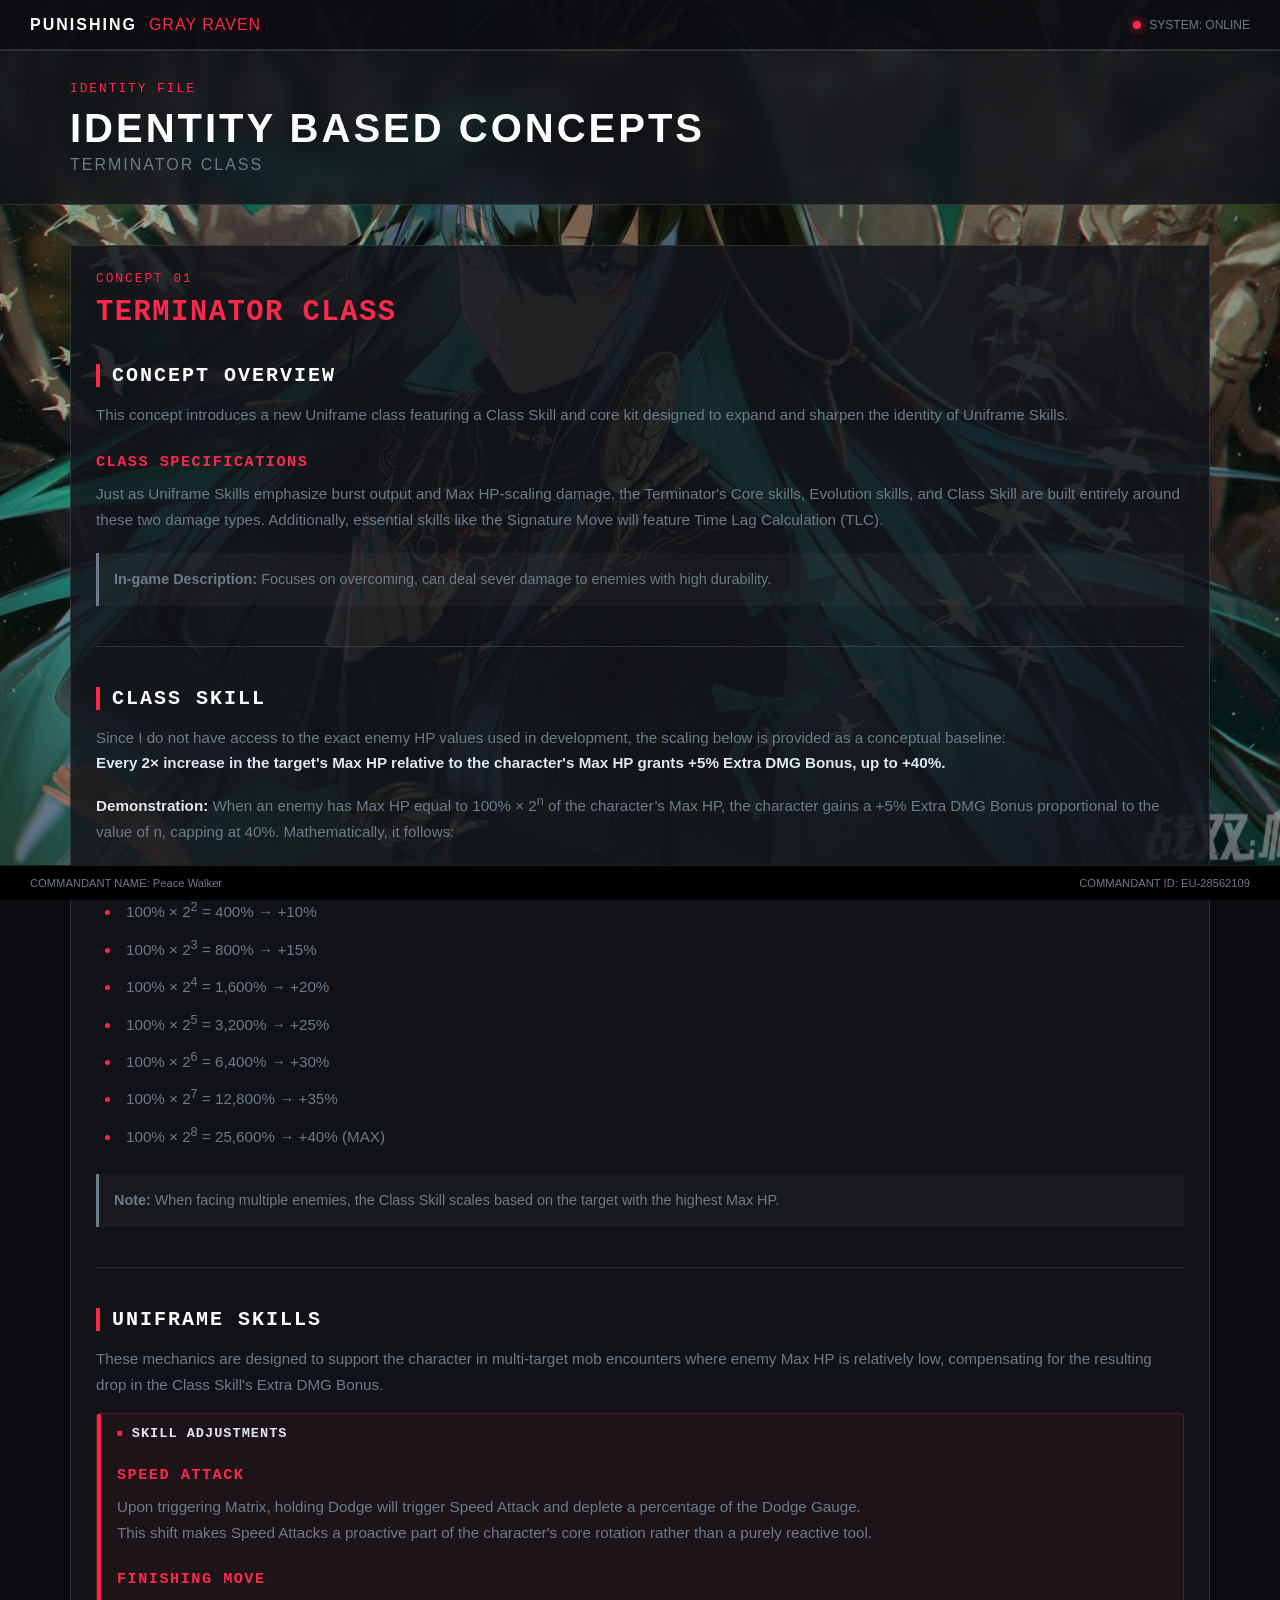
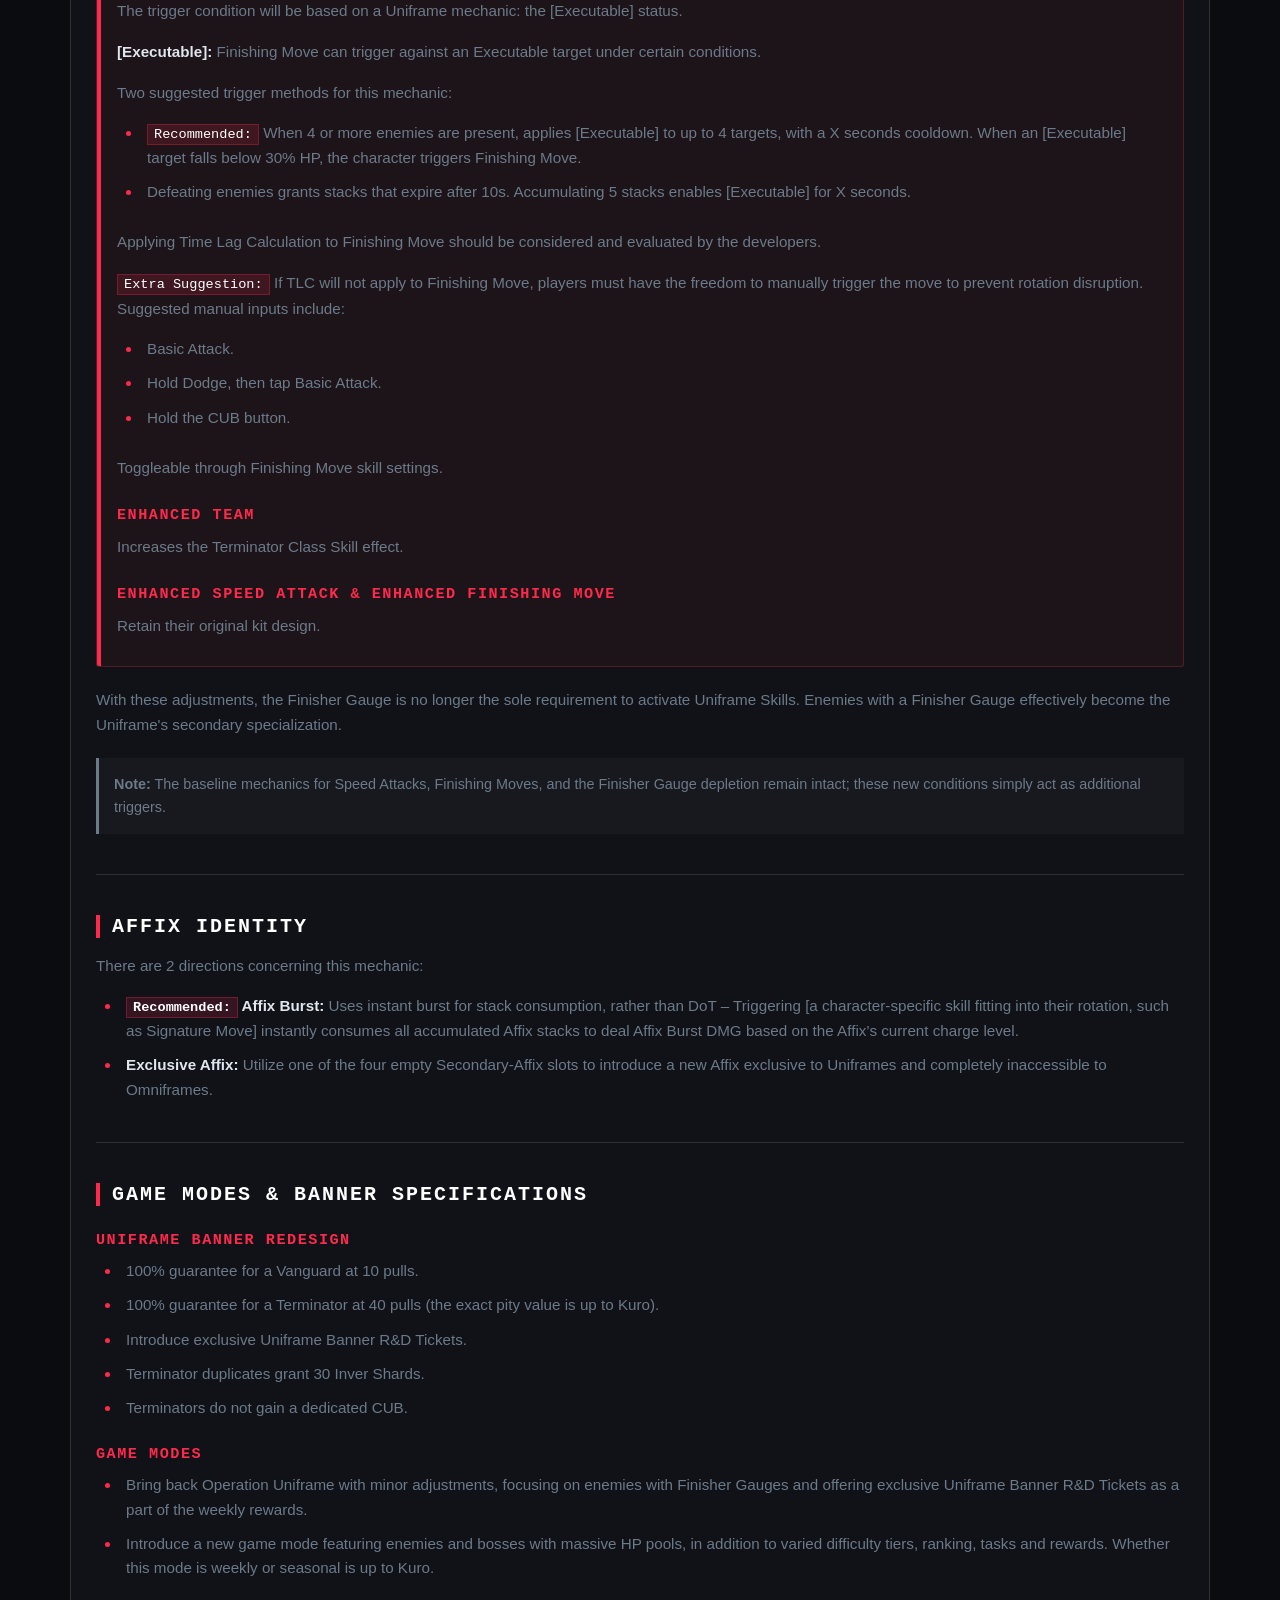
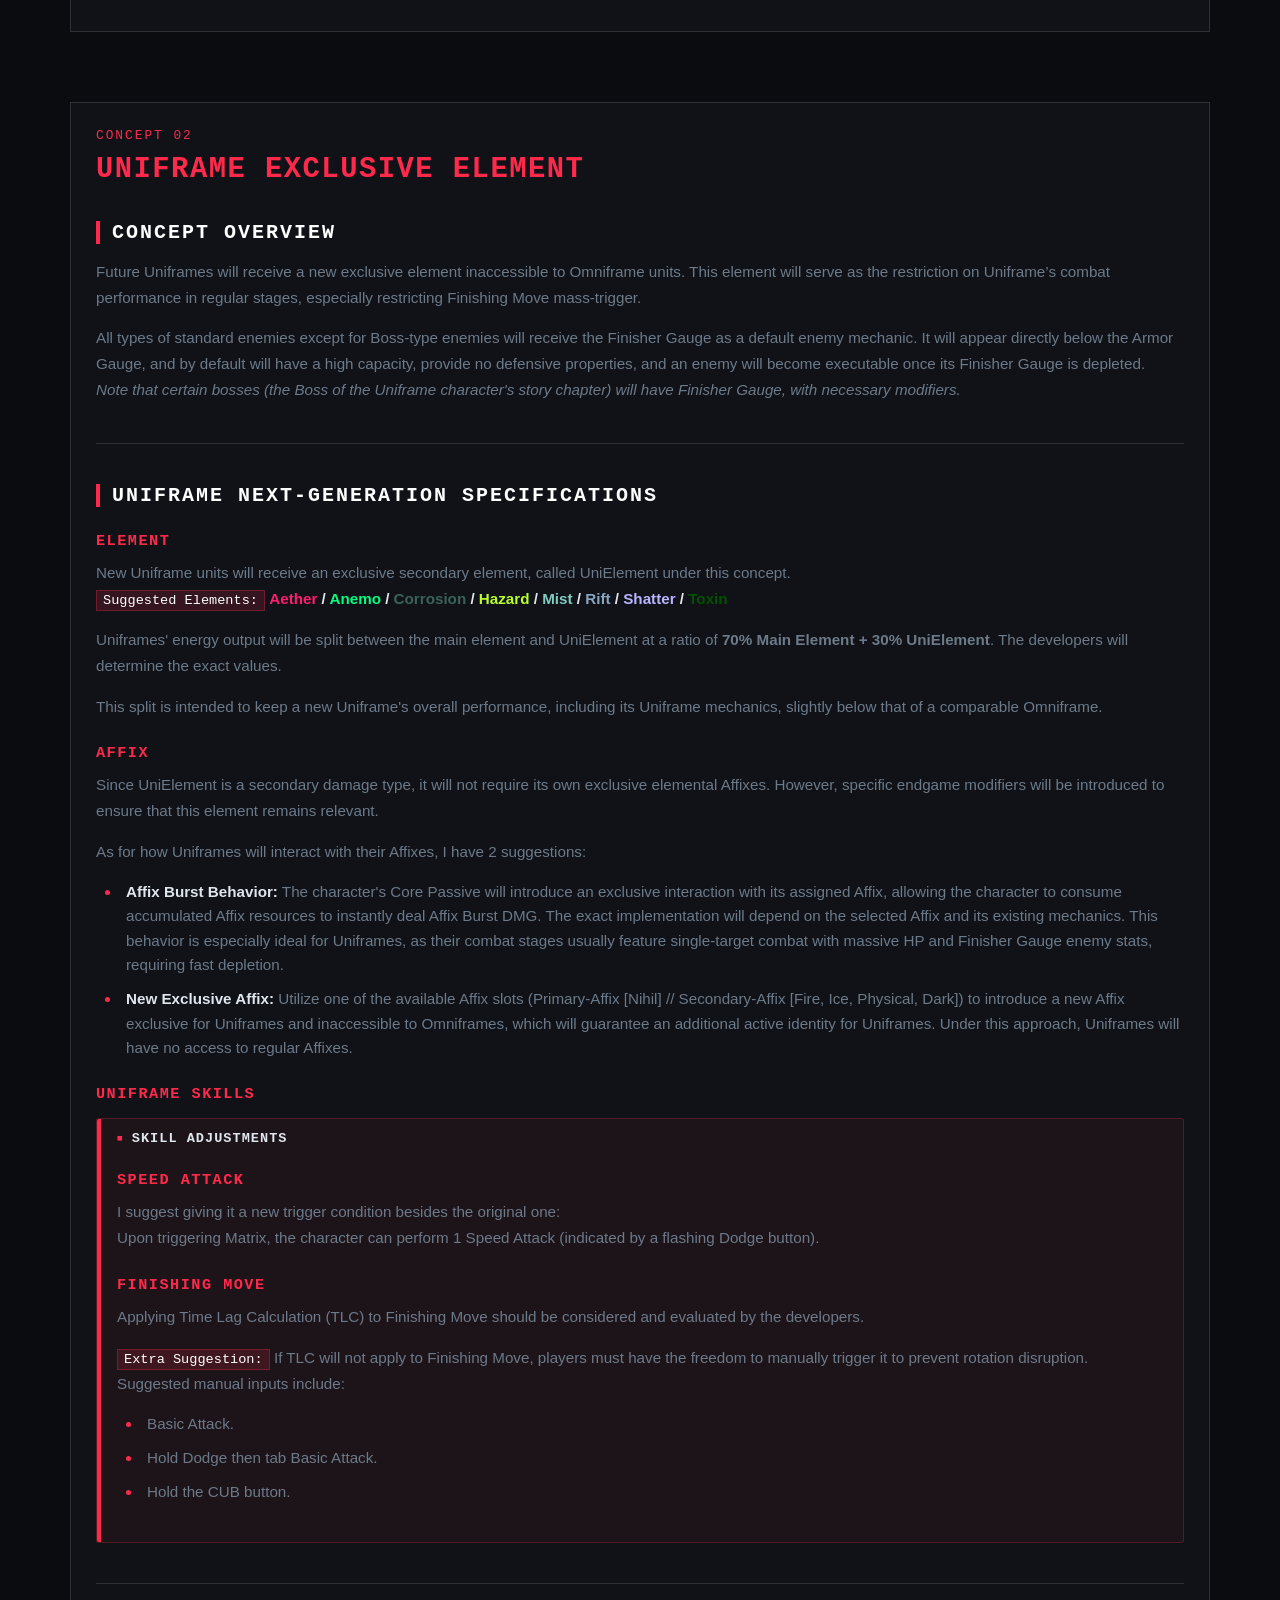
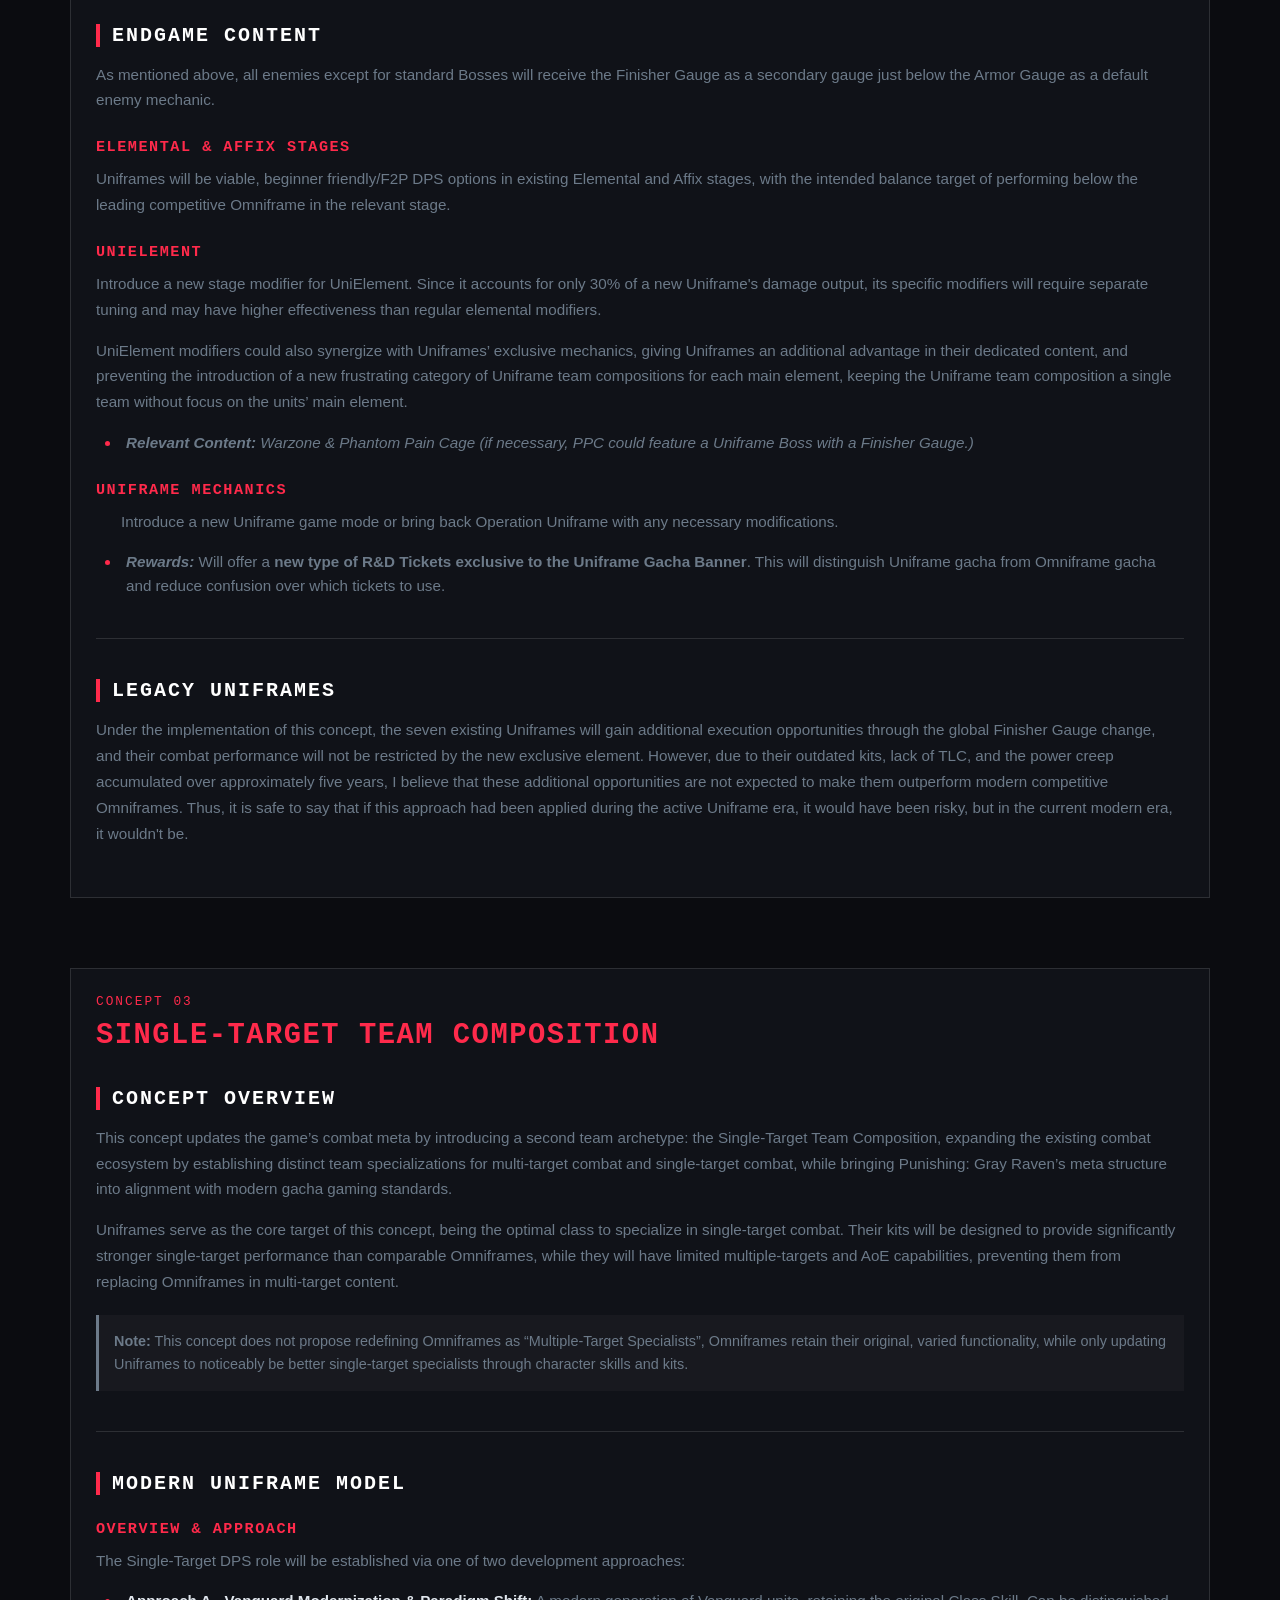
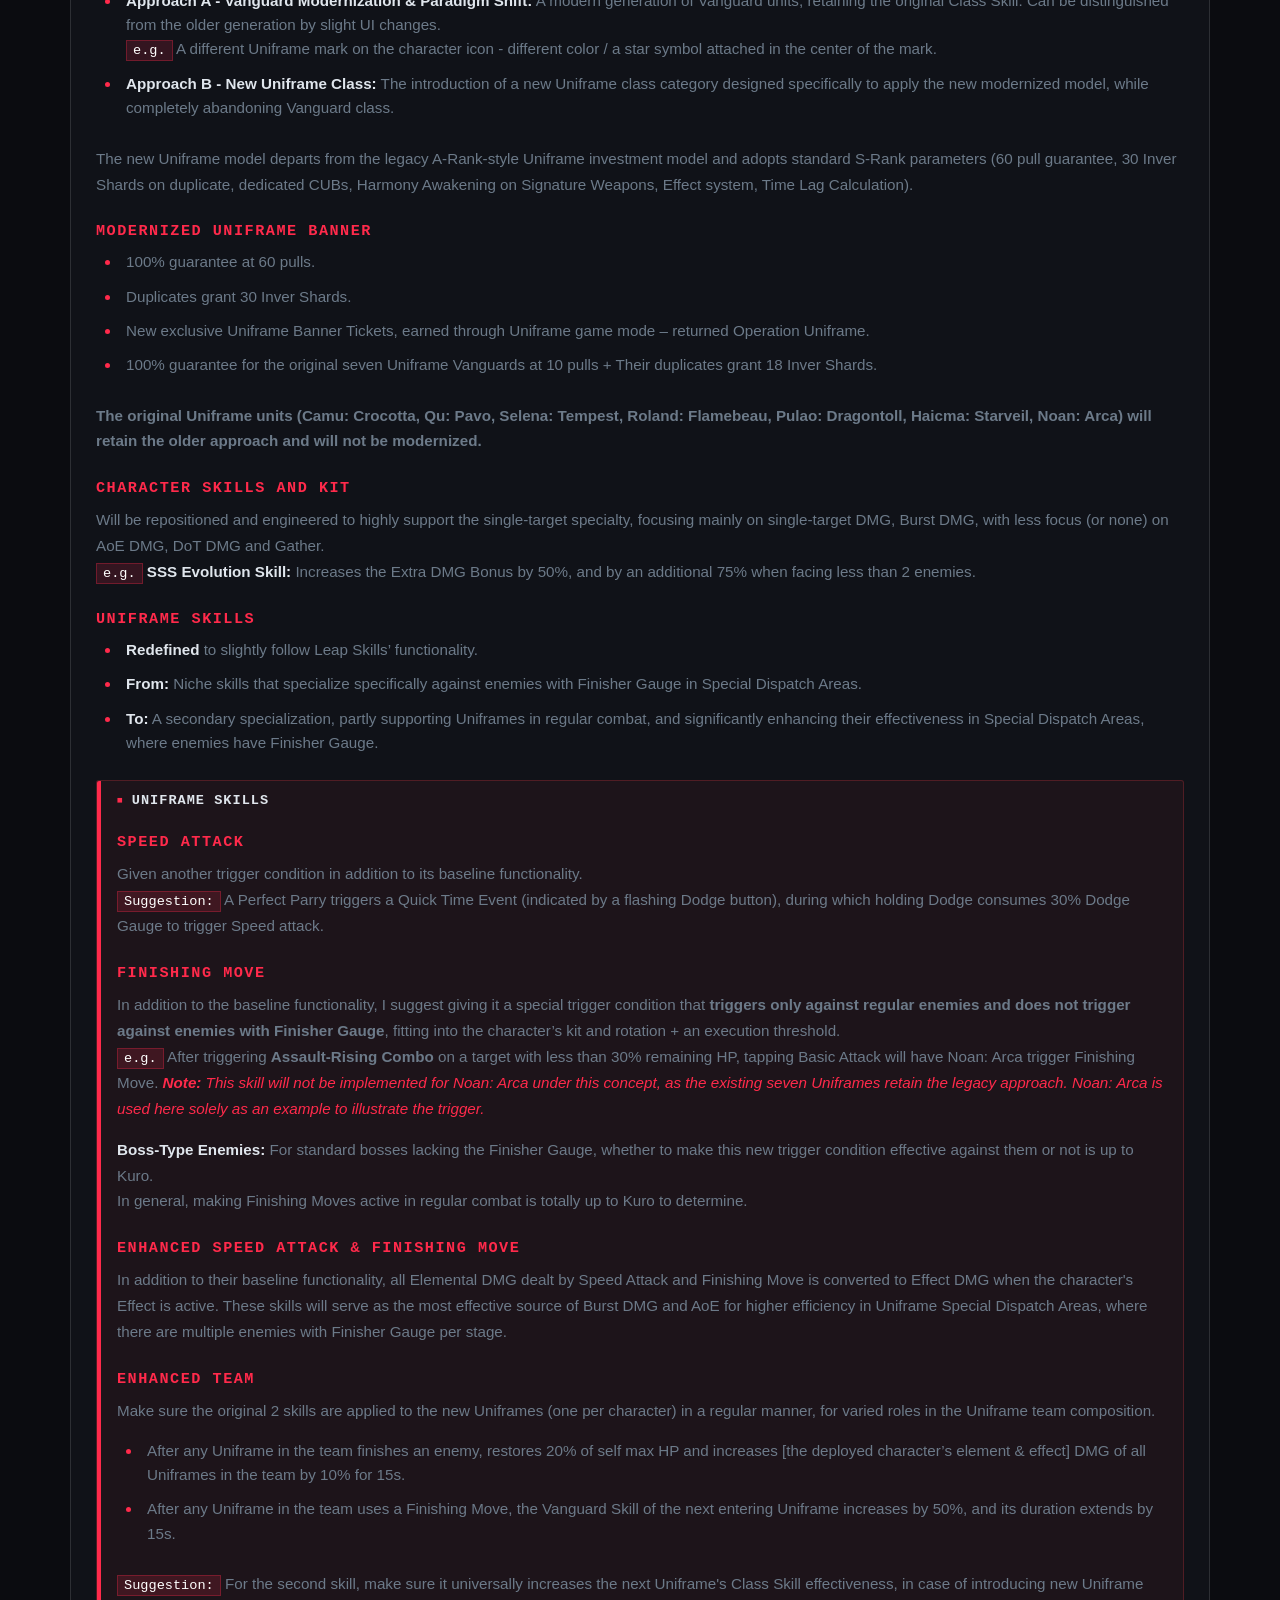
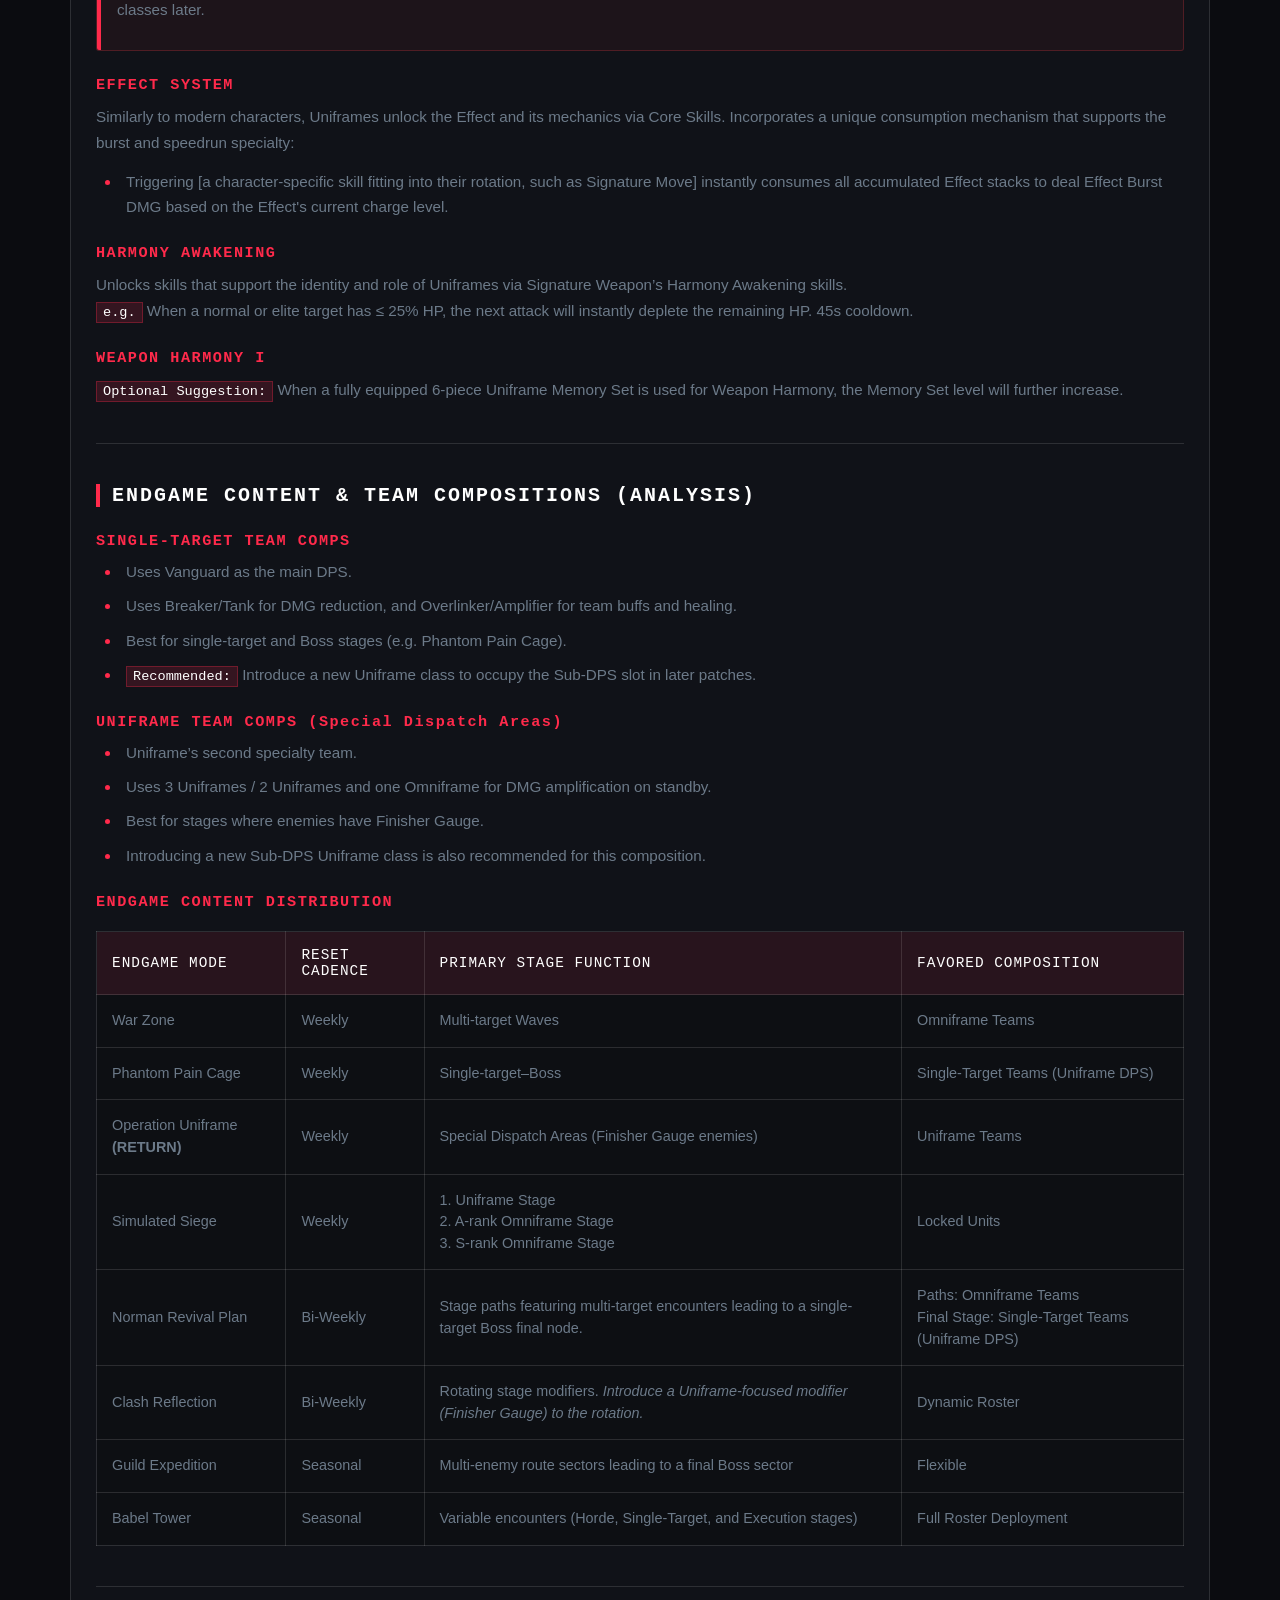
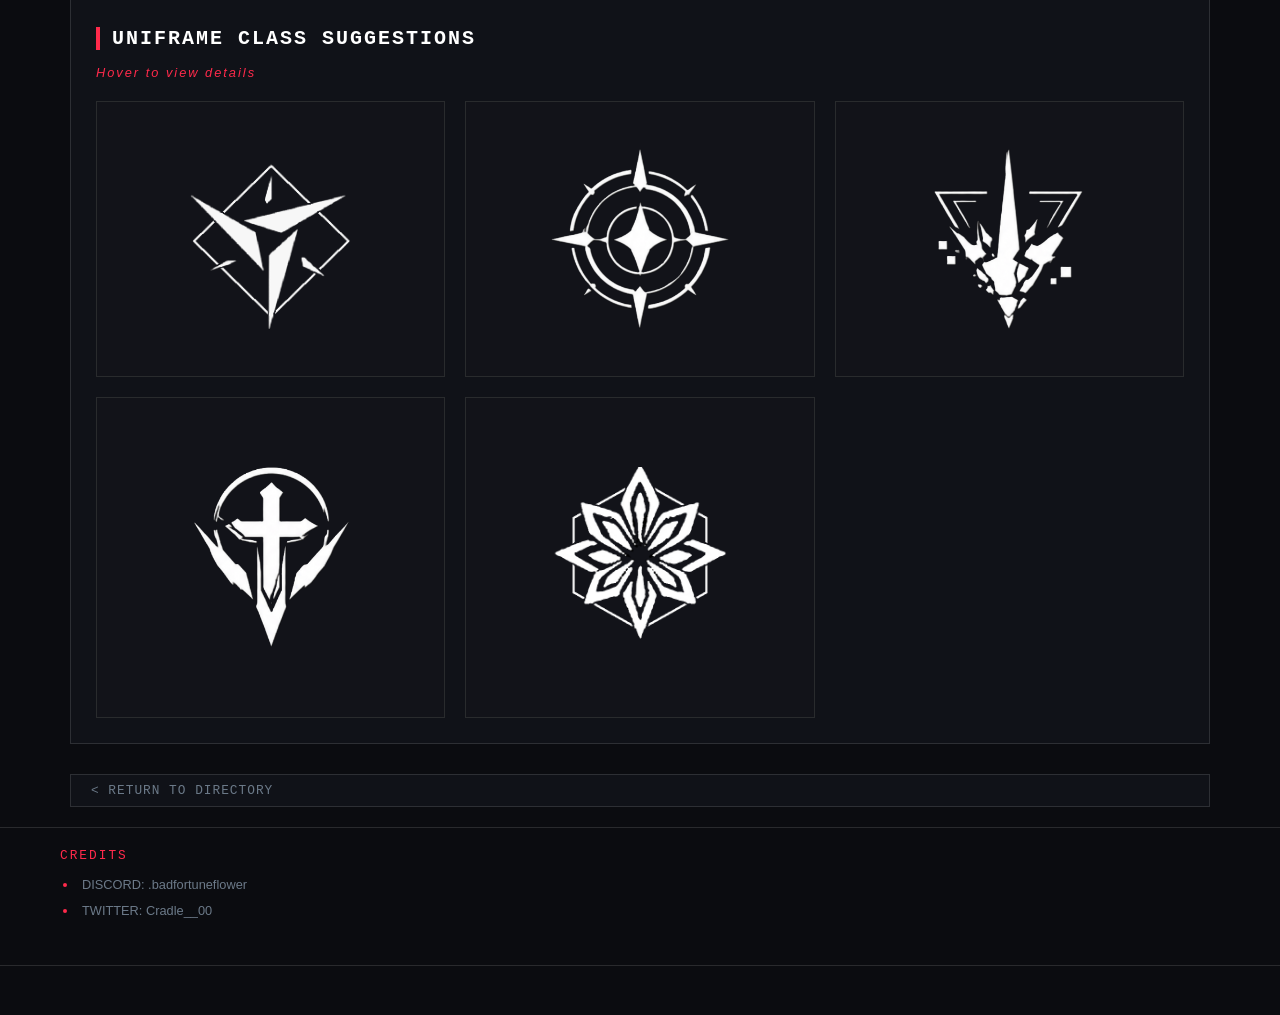
<file: identity.html>
<!DOCTYPE html>
<html lang="en">
<head>
    <meta charset="UTF-8" />
    <title>Identity Based Concepts</title>
    <meta name="title" content="Identity Based Concepts">
    <meta name="description" content="A fan concepts archive dedicated to Punishing: Gray Raven Uniframe combat concepts, class mechanics, and structural proposals.">
    <meta name="keywords" content="PGR, Punishing Gray Raven,
        Uniframe, Uniframe Concepts, PGR Archive, Uniframe Rework, Uniframe Revival, Uniframe Plans, PGR Uniframe, Punishing Gray Raven Uniframe,
        Vanguard, Vanguard Concepts, Vanguard Rework, Vanguard Revival, Vanguard Plans, PGR Vanguard, Punishing Gray Raven Vanguard, Uniframe Vanguard,
        Camu, Camu Crocotta, Uniframe Camu, Uniframe Camu Crocotta, Vanguard Camu, Vanguard Camu Crocotta, PGR Camu, Punishing Gray Raven Camu,
        Qu, Qu Pavo, Uniframe Qu, Uniframe Qu Pavo, Vanguard Qu, Vanguard Qu Pavo, PGR Qu, Punishing Gray Raven Qu,
        Selena, Selena Tempest, Uniframe Selena, Uniframe Selena Tempest, Vanguard Selena, Vanguard Selena Tempest, PGR Selena, Punishing Gray Raven Selena,
        Roland, Roland Flamebeau, Uniframe Roland, Uniframe Roland Flamebeau, Vanguard Roland, Vanguard Roland Flamebeau, PGR Roland, Punishing Gray Raven Roland,
        Pulao, Pulao Dragontoll, Uniframe Pulao, Uniframe Pulao Dragontoll, Vanguard Pulao, Vanguard Pulao Dragontoll, PGR Pulao, Punishing Gray Raven Pulao,
        Haicma, Haicma Starveil, Uniframe Haicma, Uniframe Haicma Starveil, Vanguard Haicma, Vanguard Haicma Starveil, PGR Haicma, Punishing Gray Raven Haicma,
        Noan, Noan Arca, Uniframe Noan, Uniframe Noan Arca, Vanguard Noan, Vanguard Noan Arca, PGR Noan, Punishing Gray Raven Noan">
    <meta name="robots" content="index, follow">
    <!-- Open Graph / Social Media Preview Tags -->
    <meta property="og:type" content="website">
    <meta property="og:site_name" content="Identity Based Concepts">
    <meta property="og:title" content="Identity Based Concepts">
    <meta property="og:description" content="A fan concepts archive dedicated to Punishing: Gray Raven Uniframe combat concepts, class mechanics, and structural proposals.">
    <meta property="og:url" content="https://zaichintsu-hub.github.io/pgr-archive/">
    <meta property="og:image" content="https://zaichintsu-hub.github.io/pgr-archive/bg/Qu.jpg">
    <meta name="viewport" content="width=device-width, initial-scale=1.0"/>
    <link rel="icon" type="image/png" href="https://zaichintsu-hub.github.io/pgr-archive/favicon.png">
    
    <link rel="stylesheet" href="style.css" />
    <style>
        .back-btn {
            display: inline-block;
            background: var(--panel-bg);
            border: 1px solid var(--border-color);
            color: var(--text-muted);
            padding: 8px 20px;
            font-family: monospace;
            font-size: 0.8rem;
            text-decoration: none;
            letter-spacing: 1px;
            margin-bottom: 20px;
            transition: all 0.2s ease;
        }
        .back-btn:hover {
            border-color: var(--accent-red);
            color: var(--text-main);
        }
    </style>
</head>
<body>

    <div class="background-layer background-layer-1"></div>
    <div class="background-layer background-layer-2"></div>

    <!-- TOP NAV BAR -->
    <header class="top-nav">
        <div class="nav-brand">
            <span class="brand-logo">PUNISHING</span>
            <span class="brand-sub">GRAY RAVEN</span>
        </div>
        <div class="nav-status">
            <span class="status-indicator"></span>
            <span class="status-text">SYSTEM: ONLINE</span>
        </div>
    </header>

    <!-- MAIN FULL-WIDTH STICKY HEADER BANNER -->
    <section class="hero-section">
        <div class="hud-frame">
            <div class="hero-banner-inner">
                <div class="sys-tag">IDENTITY FILE</div>
                <h1 class="hero-title">IDENTITY BASED CONCEPTS</h1>
                <p class="hero-subtitle">TERMINATOR CLASS</p>
            </div>
        </div>
    </section>

    <!-- MAIN CONTENT CONTAINER -->
    <main class="main-content">

        <!-- ========================================== -->
        <!-- CONCEPT 1: TERMINATOR CLASS -->
        <!-- ========================================== -->
        <section class="content-panel">
            
            <div class="sys-tag">CONCEPT 01</div>
            <h2 style="color: var(--accent-red); font-family: monospace; font-size: 1.8rem; margin: 10px 0 25px 0; letter-spacing: 1.5px;">TERMINATOR CLASS</h2>

            
            <!-- CONCEPT OVERVIEW -->
            <h3 class="data-heading">CONCEPT OVERVIEW</h3>
            <div class="data-block">
                <p class="concept-text">This concept introduces a new Uniframe class featuring a Class Skill and core kit designed to expand and sharpen the identity of Uniframe Skills.</p>
                
                <h4 class="sub-heading">CLASS SPECIFICATIONS</h4>
                <p class="concept-text">Just as Uniframe Skills emphasize burst output and Max HP-scaling damage, the Terminator's Core skills, Evolution skills, and Class Skill are built entirely around these two damage types. Additionally, essential skills like the Signature Move will feature Time Lag Calculation (TLC).</p>
                
                <div class="sys-note">
                    <strong>In-game Description:</strong> Focuses on overcoming, can deal sever damage to enemies with high durability.
                </div>
            </div>

            <hr class="section-divider" />

            <!-- CLASS SKILL -->
            <h3 class="data-heading">CLASS SKILL</h3>
            <div class="data-block">
                <p class="concept-text">Since I do not have access to the exact enemy HP values used in development, the scaling below is provided as a conceptual baseline:<br>
                    <strong>Every 2&times; increase in the target's Max HP relative to the character's Max HP grants +5% Extra DMG Bonus, up to +40%.</strong></p>
                
                <p class="concept-text"><strong>Demonstration:</strong> When an enemy has Max HP equal to 100% &times; 2<sup>n</sup> of the character’s Max HP, the character gains a +5% Extra DMG Bonus proportional to the value of n, capping at 40%. Mathematically, it follows:</p>
                
                <ul class="sys-list">
                    <li>Enemy Max HP = 100% &times; 2<sup>1</sup> = 200% Character Max HP &rarr; +5% Extra DMG Bonus</li>
                    <li>100% &times; 2<sup>2</sup> = 400% &rarr; +10%</li>
                    <li>100% &times; 2<sup>3</sup> = 800% &rarr; +15%</li>
                    <li>100% &times; 2<sup>4</sup> = 1,600% &rarr; +20%</li>
                    <li>100% &times; 2<sup>5</sup> = 3,200% &rarr; +25%</li>
                    <li>100% &times; 2<sup>6</sup> = 6,400% &rarr; +30%</li>
                    <li>100% &times; 2<sup>7</sup> = 12,800% &rarr; +35%</li>
                    <li>100% &times; 2<sup>8</sup> = 25,600% &rarr; +40% (MAX)</li>
                </ul>
                
                <div class="sys-note">
                    <strong>Note:</strong> When facing multiple enemies, the Class Skill scales based on the target with the highest Max HP.
                </div>
            </div>

            <hr class="section-divider" />

            <!-- UNIFRAME SKILLS -->
            <h3 class="data-heading">UNIFRAME SKILLS</h3>
            <div class="data-block">
                <p class="concept-text">These mechanics are designed to support the character in multi-target mob encounters where enemy Max HP is relatively low, compensating for the resulting drop in the Class Skill's Extra DMG Bonus.</p>

                <div class="rupture-effect-bar">
                    <div class="bar-accent"></div>
                    <div class="bar-content">
                        <div class="bar-title">SKILL ADJUSTMENTS</div>
                        
                        <h4 class="sub-heading">SPEED ATTACK</h4>
                        <p class="concept-text">Upon triggering Matrix, holding Dodge will trigger Speed Attack and deplete a percentage of the Dodge Gauge.<br>
                            This shift makes Speed Attacks a proactive part of the character's core rotation rather than a purely reactive tool.</p>

                        <h4 class="sub-heading">FINISHING MOVE</h4>
                        <p class="concept-text">The trigger condition will be based on a Uniframe mechanic: the [Executable] status.</p>
                        <p class="concept-text"><strong>[Executable]:</strong> Finishing Move can trigger against an Executable target under certain conditions.</p>
                        
                        <p class="concept-text">Two suggested trigger methods for this mechanic:</p>
                        <ul class="sys-list">
                            <li><span class="highlight">Recommended:</span> When 4 or more enemies are present, applies [Executable] to up to 4 targets, with a X seconds cooldown. When an [Executable] target falls below 30% HP, the character triggers Finishing Move.</li>
                            <li>Defeating enemies grants stacks that expire after 10s. Accumulating 5 stacks enables [Executable] for X seconds.</li>
                        </ul>
                        
                        <p class="concept-text">Applying Time Lag Calculation to Finishing Move should be considered and evaluated by the developers.</p>
                        
                        <p class="concept-text"><span class="highlight">Extra Suggestion:</span> If TLC will not apply to Finishing Move, players must have the freedom to manually trigger the move to prevent rotation disruption. Suggested manual inputs include:</p>
                        <ul class="sys-list">
                            <li>Basic Attack.</li>
                            <li>Hold Dodge, then tap Basic Attack.</li>
                            <li>Hold the CUB button.</li>
                        </ul>
                        <p class="concept-text">Toggleable through Finishing Move skill settings.</p>

                        <h4 class="sub-heading">ENHANCED TEAM</h4>
                        <p class="concept-text">Increases the Terminator Class Skill effect.</p>

                        <h4 class="sub-heading">ENHANCED SPEED ATTACK & ENHANCED FINISHING MOVE</h4>
                        <p class="concept-text">Retain their original kit design.</p>
                    </div>
                </div>
                
                <p class="concept-text">With these adjustments, the Finisher Gauge is no longer the sole requirement to activate Uniframe Skills. Enemies with a Finisher Gauge effectively become the Uniframe's secondary specialization.</p>
                
                <div class="sys-note">
                    <strong>Note:</strong> The baseline mechanics for Speed Attacks, Finishing Moves, and the Finisher Gauge depletion remain intact; these new conditions simply act as additional triggers.
                </div>
            </div>

            <hr class="section-divider" />

            <!-- AFFIX IDENTITY -->
            <h3 class="data-heading">AFFIX IDENTITY</h3>
            <div class="data-block">
                <p class="concept-text">There are 2 directions concerning this mechanic:</p>
                <ul class="sys-list">
                    <li><strong><span class="highlight">Recommended:</span> Affix Burst:</strong> Uses instant burst for stack consumption, rather than DoT &ndash; Triggering [a character-specific skill fitting into their rotation, such as Signature Move] instantly consumes all accumulated Affix stacks to deal Affix Burst DMG based on the Affix&rsquo;s current charge level.</li>
                    <li><strong>Exclusive Affix:</strong> Utilize one of the four empty Secondary-Affix slots to introduce a new Affix exclusive to Uniframes and completely inaccessible to Omniframes.</li>
                </ul>
            </div>

            <hr class="section-divider" />

            <!-- GAME MODES & BANNER SPECIFICATIONS -->
            <h3 class="data-heading">GAME MODES & BANNER SPECIFICATIONS</h3>
            
            <h4 class="sub-heading">UNIFRAME BANNER REDESIGN</h4>
            <div class="data-block">
                <ul class="sys-list">
                    <li>100% guarantee for a Vanguard at 10 pulls.</li>
                    <li>100% guarantee for a Terminator at 40 pulls (the exact pity value is up to Kuro).</li>
                    <li>Introduce exclusive Uniframe Banner R&D Tickets.</li>
                    <li>Terminator duplicates grant 30 Inver Shards.</li>
                    <li>Terminators do not gain a dedicated CUB.</li>
                </ul>
            </div>

            <h4 class="sub-heading">GAME MODES</h4>
            <div class="data-block">
                <ul class="sys-list">
                    <li>Bring back Operation Uniframe with minor adjustments, focusing on enemies with Finisher Gauges and offering exclusive Uniframe Banner R&D Tickets as a part of the weekly rewards.</li>
                    <li>Introduce a new game mode featuring enemies and bosses with massive HP pools, in addition to varied difficulty tiers, ranking, tasks and rewards. Whether this mode is weekly or seasonal is up to Kuro.</li>
                </ul>
            </div>

        </section>

        <!-- ========================================== -->
        <!-- CONCEPT 2: UNIFRAME EXCLUSIVE ELEMENT      -->
        <!-- ========================================== -->
        <section class="content-panel" style="margin-top: 40px;">
            
            <div class="sys-tag">CONCEPT 02</div>
            <h2 style="color: var(--accent-red); font-family: monospace; font-size: 1.8rem; margin: 10px 0 25px 0; letter-spacing: 1.5px;">UNIFRAME EXCLUSIVE ELEMENT</h2>

            <!-- CONCEPT OVERVIEW -->
            <h3 class="data-heading">CONCEPT OVERVIEW</h3>
            <div class="data-block">
                <p class="concept-text">Future Uniframes will receive a new exclusive element inaccessible to Omniframe units. This element will serve as the restriction on Uniframe’s combat performance in regular stages, especially restricting Finishing Move mass-trigger.</p>
                <p class="concept-text">All types of standard enemies except for Boss-type enemies will receive the Finisher Gauge as a default enemy mechanic. It will appear directly below the Armor Gauge, and by default will have a high capacity, provide no defensive properties, and an enemy will become executable once its Finisher Gauge is depleted.
                    <br><i>Note that certain bosses (the Boss of the Uniframe character's story chapter) will have Finisher Gauge, with necessary modifiers.</i>
                </p>
            </div>

            <hr class="section-divider" />

            <!-- UNIFRAME NEXT-GENERATION SPECIFICATIONS -->
            <h3 class="data-heading">UNIFRAME NEXT-GENERATION SPECIFICATIONS</h3>
            
            <h4 class="sub-heading">ELEMENT</h4>
            <div class="data-block">
                <p class="concept-text">New Uniframe units will receive an exclusive secondary element, called UniElement under this concept.<br>
                    <span class="highlight">Suggested Elements:</span> <strong><span style="color: #ff1c6f;">Aether</span> / 
<span style="color: #00ff80;">Anemo</span> / 
<span style="color: #3a6358;">Corrosion</span> / 
<span style="color: #b9ff2e;">Hazard</span> / 
<span style="color: #80CBC4;">Mist</span> / 
<span style="color: #87a6c2;">Rift</span> / 
<span style="color: #bab5ff;">Shatter</span> / 
<span style="color: #005200;">Toxin</span></strong></p>
                <p class="concept-text">Uniframes' energy output will be split between the main element and UniElement at a ratio of <b>70% Main Element + 30% UniElement</b>. The developers will determine the exact values.</p>
                <p class="concept-text">This split is intended to keep a new Uniframe's overall performance, including its Uniframe mechanics, slightly below that of a comparable Omniframe.</p>
            </div>

            <h4 class="sub-heading">AFFIX</h4>
            <div class="data-block">
                <p class="concept-text">Since UniElement is a secondary damage type, it will not require its own exclusive elemental Affixes. However, specific endgame modifiers will be introduced to ensure that this element remains relevant.</p>
                <p class="concept-text">As for how Uniframes will interact with their Affixes, I have 2 suggestions:</p>
                <ul class="sys-list">
                    <li><strong>Affix Burst Behavior:</strong> The character's Core Passive will introduce an exclusive interaction with its assigned Affix, allowing the character to consume accumulated Affix resources to instantly deal Affix Burst DMG. The exact implementation will depend on the selected Affix and its existing mechanics. This behavior is especially ideal for Uniframes, as their combat stages usually feature single-target combat with massive HP and Finisher Gauge enemy stats, requiring fast depletion.</li>
                    <li><strong>New Exclusive Affix:</strong> Utilize one of the available Affix slots (Primary-Affix [Nihil] // Secondary-Affix [Fire, Ice, Physical, Dark]) to introduce a new Affix exclusive for Uniframes and inaccessible to Omniframes, which will guarantee an additional active identity for Uniframes. Under this approach, Uniframes will have no access to regular Affixes.</li>
                </ul>
            </div>

            <h4 class="sub-heading">UNIFRAME SKILLS</h4>
            <div class="data-block">
                <div class="rupture-effect-bar">
                    <div class="bar-accent"></div>
                    <div class="bar-content">
                        <div class="bar-title">SKILL ADJUSTMENTS</div>
                        
                        <h4 class="sub-heading">SPEED ATTACK</h4>
                        <p class="concept-text">I suggest giving it a new trigger condition besides the original one:<br>
                            Upon triggering Matrix, the character can perform 1 Speed Attack (indicated by a flashing Dodge button).</p>

                        <h4 class="sub-heading">FINISHING MOVE</h4>
                        <p class="concept-text">Applying Time Lag Calculation (TLC) to Finishing Move should be considered and evaluated by the developers.</p>
                        <p class="concept-text"><span class="highlight">Extra Suggestion:</span> If TLC will not apply to Finishing Move, players must have the freedom to manually trigger it to prevent rotation disruption.<br>
                            Suggested manual inputs include:</p>
                        <ul class="sys-list">
                            <li>Basic Attack.</li>
                            <li>Hold Dodge then tab Basic Attack.</li>
                            <li>Hold the CUB button.</li>
                        </ul>
                    </div>
                </div>
            </div>

            <hr class="section-divider" />

            <!-- ENDGAME CONTENT -->
            <h3 class="data-heading">ENDGAME CONTENT</h3>
            <div class="data-block">
                <p class="concept-text">As mentioned above, all enemies except for standard Bosses will receive the Finisher Gauge as a secondary gauge just below the Armor Gauge as a default enemy mechanic.</p>
                
                <h4 class="sub-heading">ELEMENTAL & AFFIX STAGES</h4>
                <p class="concept-text">Uniframes will be viable, beginner friendly/F2P DPS options in existing Elemental and Affix stages, with the intended balance target of performing below the leading competitive Omniframe in the relevant stage.</p>
                
                <h4 class="sub-heading">UNIELEMENT</h4>
                <p class="concept-text">Introduce a new stage modifier for UniElement. Since it accounts for only 30% of a new Uniframe's damage output, its specific modifiers will require separate tuning and may have higher effectiveness than regular elemental modifiers.</p>
                <p class="concept-text">UniElement modifiers could also synergize with Uniframes’ exclusive mechanics, giving Uniframes an additional advantage in their dedicated content, and preventing the introduction of a new frustrating category of Uniframe team compositions for each main element, keeping the Uniframe team composition a single team without focus on the units’ main element.
                <ul class="sys-list">
                <li><i class="concept-text"><b>Relevant Content:</b> Warzone & Phantom Pain Cage (if necessary, PPC could feature a Uniframe Boss with a Finisher Gauge.)</i></li></ul>
                </p>
                <h4 class="sub-heading">UNIFRAME MECHANICS</h4>
                <ul class="sys-list">
                <p class="concept-text">Introduce a new Uniframe game mode or bring back Operation Uniframe with any necessary modifications.</li>
                    <li><b><i>Rewards:</i></b> Will offer a <b>new type of R&D Tickets exclusive to the Uniframe Gacha Banner</b>. This will distinguish Uniframe gacha from Omniframe gacha and reduce confusion over which tickets to use.</li></p></ul>

            <hr class="section-divider" />

            <!-- LEGACY UNIFRAMES -->
            <h3 class="data-heading">LEGACY UNIFRAMES</h3>
            <div class="data-block">
                <p class="concept-text">Under the implementation of this concept, the seven existing Uniframes will gain additional execution opportunities through the global Finisher Gauge change, and their combat performance will not be restricted by the new exclusive element. However, due to their outdated kits, lack of TLC, and the power creep accumulated over approximately five years, I believe that these additional opportunities are not expected to make them outperform modern competitive Omniframes. Thus, it is safe to say that if this approach had been applied during the active Uniframe era, it would have been risky, but in the current modern era, it wouldn't be.</p>
            </div>

        </section>


<!-- ========================================== -->
        <!-- CONCEPT 3: SINGLE-TARGET TEAM COMPOSITION -->
        <!-- ========================================== -->
        <section class="content-panel" style="margin-top: 40px;">
            
            <div class="sys-tag">CONCEPT 03</div>
            <h2 style="color: var(--accent-red); font-family: monospace; font-size: 1.8rem; margin: 10px 0 25px 0; letter-spacing: 1.5px;">SINGLE-TARGET TEAM COMPOSITION</h2>

            <!-- CONCEPT OVERVIEW -->
            <h3 class="data-heading">CONCEPT OVERVIEW</h3>
            <div class="data-block">
                <p class="concept-text">This concept updates the game’s combat meta by introducing a second team archetype: the Single-Target Team Composition, expanding the existing combat ecosystem by establishing distinct team specializations for multi-target combat and single-target combat, while bringing Punishing: Gray Raven’s meta structure into alignment with modern gacha gaming standards.</p>
                <p class="concept-text">Uniframes serve as the core target of this concept, being the optimal class to specialize in single-target combat. Their kits will be designed to provide significantly stronger single-target performance than comparable Omniframes, while they will have limited multiple-targets and AoE capabilities, preventing them from replacing Omniframes in multi-target content.</p>
                <div class="sys-note">
                    <strong>Note:</strong> This concept does not propose redefining Omniframes as “Multiple-Target Specialists”, Omniframes retain their original, varied functionality, while only updating Uniframes to noticeably be better single-target specialists through character skills and kits.
                </div>
            </div>

            <hr class="section-divider" />

            <!-- MODERN UNIFRAME MODEL -->
            <h3 class="data-heading">MODERN UNIFRAME MODEL</h3>
            
            <h4 class="sub-heading">OVERVIEW & APPROACH</h4>
            <div class="data-block">
                <p class="concept-text">The Single-Target DPS role will be established via one of two development approaches:</p>
                <ul class="sys-list">
                    <li><strong>Approach A - Vanguard Modernization & Paradigm Shift:</strong> A modern generation of Vanguard units, retaining the original Class Skill. Can be distinguished from the older generation by slight UI changes.<br>
                    <span class="highlight">e.g.</span> A different Uniframe mark on the character icon - different color / a star symbol attached in the center of the mark.</li>
                    <li><strong>Approach B - New Uniframe Class:</strong> The introduction of a new Uniframe class category designed specifically to apply the new modernized model, while completely abandoning Vanguard class.</li>
                </ul>
                <p class="concept-text">The new Uniframe model departs from the legacy A-Rank-style Uniframe investment model and adopts standard S-Rank parameters (60 pull guarantee, 30 Inver Shards on duplicate, dedicated CUBs, Harmony Awakening on Signature Weapons, Effect system, Time Lag Calculation).</p>
            </div>

            <h4 class="sub-heading">MODERNIZED UNIFRAME BANNER</h4>
            <ul class="sys-list">
                <li>100% guarantee at 60 pulls.</li>
                <li>Duplicates grant 30 Inver Shards.</li>
                <li>New exclusive Uniframe Banner Tickets, earned through Uniframe game mode – returned Operation Uniframe.</li>
                <li>100% guarantee for the original seven Uniframe Vanguards at 10 pulls + Their duplicates grant 18 Inver Shards.</li>
            </ul>
            <p class="concept-text"><b>The original Uniframe units (Camu: Crocotta, Qu: Pavo, Selena: Tempest, Roland: Flamebeau, Pulao: Dragontoll, Haicma: Starveil, Noan: Arca) will retain the older approach and will not be modernized.</b></p>
            <h4 class="sub-heading">CHARACTER SKILLS AND KIT</h4>
            <p class="concept-text">Will be repositioned and engineered to highly support the single-target specialty, focusing mainly on single-target DMG, Burst DMG, with less focus (or none) on AoE DMG, DoT DMG and Gather.<br>
            <span class="highlight">e.g.</span><strong> SSS Evolution Skill:</strong> Increases the Extra DMG Bonus by 50%, and by an additional 75% when facing less than 2 enemies.</p>

            <h4 class="sub-heading">UNIFRAME SKILLS</h4>
            <ul class="sys-list">
                <li><strong>Redefined</strong> to slightly follow Leap Skills’ functionality.</li>
                <li><strong>From:</strong> Niche skills that specialize specifically against enemies with Finisher Gauge in Special Dispatch Areas.</li>
                <li><strong>To:</strong> A secondary specialization, partly supporting Uniframes in regular combat, and significantly enhancing their effectiveness in Special Dispatch Areas, where enemies have Finisher Gauge.</li>
            </ul>

                <div class="rupture-effect-bar">
                    <div class="bar-accent"></div>
                    <div class="bar-content">
                        <div class="bar-title">UNIFRAME SKILLS</div>
            <h4 class="sub-heading">SPEED ATTACK</h4>
            <p class="concept-text">Given another trigger condition in addition to its baseline functionality.<br>
            <span class="highlight">Suggestion:</span> A Perfect Parry triggers a Quick Time Event (indicated by a flashing Dodge button), during which holding Dodge consumes 30% Dodge Gauge to trigger Speed attack.</p>

            <h4 class="sub-heading">FINISHING MOVE</h4>
            <p class="concept-text">In addition to the baseline functionality, I suggest giving it a special trigger condition that <b>triggers only against regular enemies and does not trigger against enemies with Finisher Gauge</b>, fitting into the character’s kit and rotation + an execution threshold.<br>
            <span class="highlight">e.g.</span> After triggering <b>Assault-Rising Combo</b> on a target with less than 30% remaining HP, tapping Basic Attack will have Noan: Arca trigger Finishing Move.
            <i style="color: var(--accent-red);"><b>Note:</b> This skill will not be implemented for Noan: Arca under this concept, as the existing seven Uniframes retain the legacy approach. Noan: Arca is used here solely as an example to illustrate the trigger.</i></p>
            <p class="concept-text"><strong>Boss-Type Enemies:</strong> For standard bosses lacking the Finisher Gauge, whether to make this new trigger condition effective against them or not is up to Kuro.<br>
            In general, making Finishing Moves active in regular combat is totally up to Kuro to determine.</p>

            <h4 class="sub-heading">ENHANCED SPEED ATTACK & FINISHING MOVE</h4>
            <p class="concept-text">In addition to their baseline functionality, all Elemental DMG dealt by Speed Attack and Finishing Move is converted to Effect DMG when the character's Effect is active. These skills will serve as the most effective source of Burst DMG and AoE for higher efficiency in Uniframe Special Dispatch Areas, where there are multiple enemies with Finisher Gauge per stage.</p>

            <h4 class="sub-heading">ENHANCED TEAM</h4>
            <p class="concept-text">Make sure the original 2 skills are applied to the new Uniframes (one per character) in a regular manner, for varied roles in the Uniframe team composition.</p>
            <ul class="sys-list">
                <li>After any Uniframe in the team finishes an enemy, restores 20% of self max HP and increases [the deployed character’s element & effect] DMG of all Uniframes in the team by 10% for 15s.</li>
                <li>After any Uniframe in the team uses a Finishing Move, the Vanguard Skill of the next entering Uniframe increases by 50%, and its duration extends by 15s.</li>
            </ul>
            <p Class="concept-text">
            <span class="highlight">Suggestion:</span> For the second skill, make sure it universally increases the next Uniframe's Class Skill effectiveness, in case of introducing new Uniframe classes later.</p>

                        </div>
                </div>
            <h4 class="sub-heading">EFFECT SYSTEM</h4>
            <p class="concept-text">Similarly to modern characters, Uniframes unlock the Effect and its mechanics via Core Skills. Incorporates a unique consumption mechanism that supports the burst and speedrun specialty:</p>
            <ul class="sys-list">
                <li>Triggering [a character-specific skill fitting into their rotation, such as Signature Move] instantly consumes all accumulated Effect stacks to deal Effect Burst DMG based on the Effect's current charge level.</li>
            </ul>

            <h4 class="sub-heading">HARMONY AWAKENING</h4>
            <p class="concept-text">Unlocks skills that support the identity and role of Uniframes via Signature Weapon’s Harmony Awakening skills.<br>
            <span class="highlight">e.g.</span> When a normal or elite target has ≤ 25% HP, the next attack will instantly deplete the remaining HP. 45s cooldown.</p>

            <h4 class="sub-heading">WEAPON HARMONY I</h4>
            <p Class="concept-text"><span class="highlight">Optional Suggestion:</span> When a fully equipped 6-piece Uniframe Memory Set is used for Weapon Harmony, the Memory Set level will further increase.</p>

            <hr class="section-divider" />

            <!-- ENDGAME CONTENT & TEAM COMPOSITIONS -->
            <h3 class="data-heading">ENDGAME CONTENT & TEAM COMPOSITIONS (ANALYSIS)</h3>
            
            <h4 class="sub-heading">SINGLE-TARGET TEAM COMPS</h4>
            <ul class="sys-list">
                <li>Uses Vanguard as the main DPS.</li>
                <li>Uses Breaker/Tank for DMG reduction, and Overlinker/Amplifier for team buffs and healing.</li>
                <li>Best for single-target and Boss stages (e.g. Phantom Pain Cage).</li>
                <li><span class="highlight">Recommended:</span> Introduce a new Uniframe class to occupy the Sub-DPS slot in later patches.</li>
            </ul>

            <h4 class="sub-heading">UNIFRAME TEAM COMPS (Special Dispatch Areas)</h4>
            <ul class="sys-list">
                <li>Uniframe’s second specialty team.</li>
                <li>Uses 3 Uniframes / 2 Uniframes and one Omniframe for DMG amplification on standby.</li>
                <li>Best for stages where enemies have Finisher Gauge.</li>
                <li>Introducing a new Sub-DPS Uniframe class is also recommended for this composition.</li>
            </ul>

            <h4 class="sub-heading">ENDGAME CONTENT DISTRIBUTION</h4>
            <div class="table-container">
                <table class="sys-table">
                    <thead>
                        <tr>
                            <th>ENDGAME MODE</th>
                            <th>RESET CADENCE</th>
                            <th>PRIMARY STAGE FUNCTION</th>
                            <th>FAVORED COMPOSITION</th>
                        </tr>
                    </thead>
                    <tbody>
                        <tr>
                            <td>War Zone</td>
                            <td>Weekly</td>
                            <td>Multi-target Waves</td>
                            <td>Omniframe Teams</td>
                        </tr>
                        <tr>
                            <td>Phantom Pain Cage</td>
                            <td>Weekly</td>
                            <td>Single-target–Boss</td>
                            <td>Single-Target Teams (Uniframe DPS)</td>
                        </tr>
                        <tr>
                            <td>Operation Uniframe <b>(RETURN)</b></td>
                            <td>Weekly</td>
                            <td>Special Dispatch Areas (Finisher Gauge enemies)</td>
                            <td>Uniframe Teams</td>
                        </tr>
                        <tr>
                            <td>Simulated Siege</td>
                            <td>Weekly</td>
                            <td>1. Uniframe Stage<br>2. A-rank Omniframe Stage<br>3. S-rank Omniframe Stage</td>
                            <td>Locked Units</td>
                        </tr>
                        <tr>
                            <td>Norman Revival Plan</td>
                            <td>Bi-Weekly</td>
                            <td>Stage paths featuring multi-target encounters leading to a single-target Boss final node.</td>
                            <td>Paths: Omniframe Teams<br>Final Stage: Single-Target Teams (Uniframe DPS)</td>
                        </tr>
                        <tr>
                            <td>Clash Reflection</td>
                            <td>Bi-Weekly</td>
                            <td>Rotating stage modifiers. <i>Introduce a Uniframe-focused modifier (Finisher Gauge) to the rotation.</i></td>
                            <td>Dynamic Roster</td>
                        </tr>
                        <tr>
                            <td>Guild Expedition</td>
                            <td>Seasonal</td>
                            <td>Multi-enemy route sectors leading to a final Boss sector</td>
                            <td>Flexible</td>
                        </tr>
                        <tr>
                            <td>Babel Tower</td>
                            <td>Seasonal</td>
                            <td>Variable encounters (Horde, Single-Target, and Execution stages)</td>
                            <td>Full Roster Deployment</td>
                        </tr>
                    </tbody>
                </table>
            </div>

            <hr class="section-divider" />

            <!-- UNIFRAME CLASS SUGGESTIONS -->
            <h3 class="data-heading">UNIFRAME CLASS SUGGESTIONS</h3>
            <div class="sys-tag"><i>Hover to view details</i></div>
            <div class="class-grid">
                <!-- STRIKER -->
                <div class="class-card">
                    <div class="class-icon">
                        <!-- REPLACE_WITH_IMAGE_DIRECTORY_HERE -->
                        <img src="./ConceptClass/Striker.png" alt="Striker Icon" />
                    </div>
                    <div class="class-content">
                        <div class="class-title">STRIKER</div>
                        <p class="class-desc">Focused on execution, can exploit enemy vulnerabilities and unleash powerful strikes.</p>
                        <p class="class-mechanic">Gains 20% Extra DMG Bonus for 10s upon entering the battlefield. A 3-Ping grants <b style="color: var(--accent-red);">Matrix Strike</b>, up to a maximum of 3. When the character triggers Matrix, <b style="color: var(--accent-red);">Matrix Strike</b> will grant the next attack 20% / 30% / 40% Extra DMG Bonus. Stacks are lost upon character switch.</p>
                    </div>
                </div>

                <!-- ECHOER -->
                <div class="class-card">
                    <div class="class-icon">
                        <!-- REPLACE_WITH_IMAGE_DIRECTORY_HERE -->
                        <img src="./ConceptClass/Echoer.png" alt="Echoer Icon">
                    </div>
                    <div class="class-content">
                        <div class="class-title">ECHOER</div>
                        <p class="class-desc">Focused on accumulation, can compound inflicted damage and release it in a powerful detonation.</p>
                        <p class="class-mechanic">Attacks apply <b style="color: var(--accent-red);">Detonation Mark</b> that accumulates 30% of all damage dealt to the target for 5s and then deals all accumulated damage.</p>
                    </div>
                </div>

                <!-- WITHERER -->
                <div class="class-card">
                    <div class="class-icon">
                        <!-- REPLACE_WITH_IMAGE_DIRECTORY_HERE -->
                        <img src="./ConceptClass/Witherer.png" alt="Witherer Icon" />
                    </div>
                    <div class="class-content">
                        <div class="class-title">WITHERER</div>
                        <p class="class-desc">Focused on erosion, can directly compromise and diminish the structural limits of enemies.</p>
                        <p class="class-mechanic">Attacks reduce the target's Max HP by 20% for 5s.</p>
                    </div>
                </div>

                <!-- MARTYR -->
                <div class="class-card">
                    <div class="class-icon">
                        <img src="ConceptClass/Martyr.png" alt="Martyr Icon">
                    </div>
                    <div class="class-content">
                        <div class="class-title">MARTYR</div>
                        <p class="class-desc">Focused on sacrifice, can convert frame damage into heightened offensive output while healing team members.</p>
                        <p class="class-mechanic">For every 2% HP lost, gain +0.6% Extra DMG Bonus.</p>
                    </div>
                </div>

                <!-- CATALYST -->
                <div class="class-card">
                    <div class="class-icon">
                        <!-- REPLACE_WITH_IMAGE_DIRECTORY_HERE -->
                        <img src="./ConceptClass/Catalyst.png" alt="Catalyst Icon">
                    </div>
                    <div class="class-content">
                        <div class="class-title">CATALYST</div>
                        <p class="class-desc">Focused on synergy, can strengthen allies and unleash massive energy upon retreat.</p>
                        <p class="class-mechanic">Catalyst’s QTEs grant <b style="color: var(--accent-red);">Catalysis</b> that increases team members’ ATK by 7.5% and the Elemental DMG Bonus of the Catalyst's element by 7.5%, stacks up to a maximum of 4 stacks. When the Catalyst is switched in, gain 1 <b style="color: var(--accent-red);">Catalysis</b>. On exit, consumes all available <b style="color: var(--accent-red);">Catalysis</b> to deal 500% / 1000% / 1500% / 2000% Elemental DMG of the Catalyst's element.</p>
                    </div>
                </div>
            </div>
        </section>
                        
        <a href="index.html" class="back-btn">&lt; RETURN TO DIRECTORY</a>

    </main>
            <!-- CREDITS BAR -->
        <section class="credits-bar">
            <div class="credits-header">CREDITS</div>

            <ul class="credits-list">
                <li>DISCORD: .badfortuneflower</li>
                <li>TWITTER: Cradle__00</li>
            </ul>
            <br>
        </section>
    <!-- FOOTER DIAGNOSTICS -->
    <footer class="footer-diagnostics">
        <div class="footer-left">
        COMMANDANT NAME: Peace Walker
        </div>
        <div class="footer-right">
        COMMANDANT ID: EU-28562109
        </div>
    </footer>
    <script src="bg-switcher.js"></script>
</body>
</html>
</file>
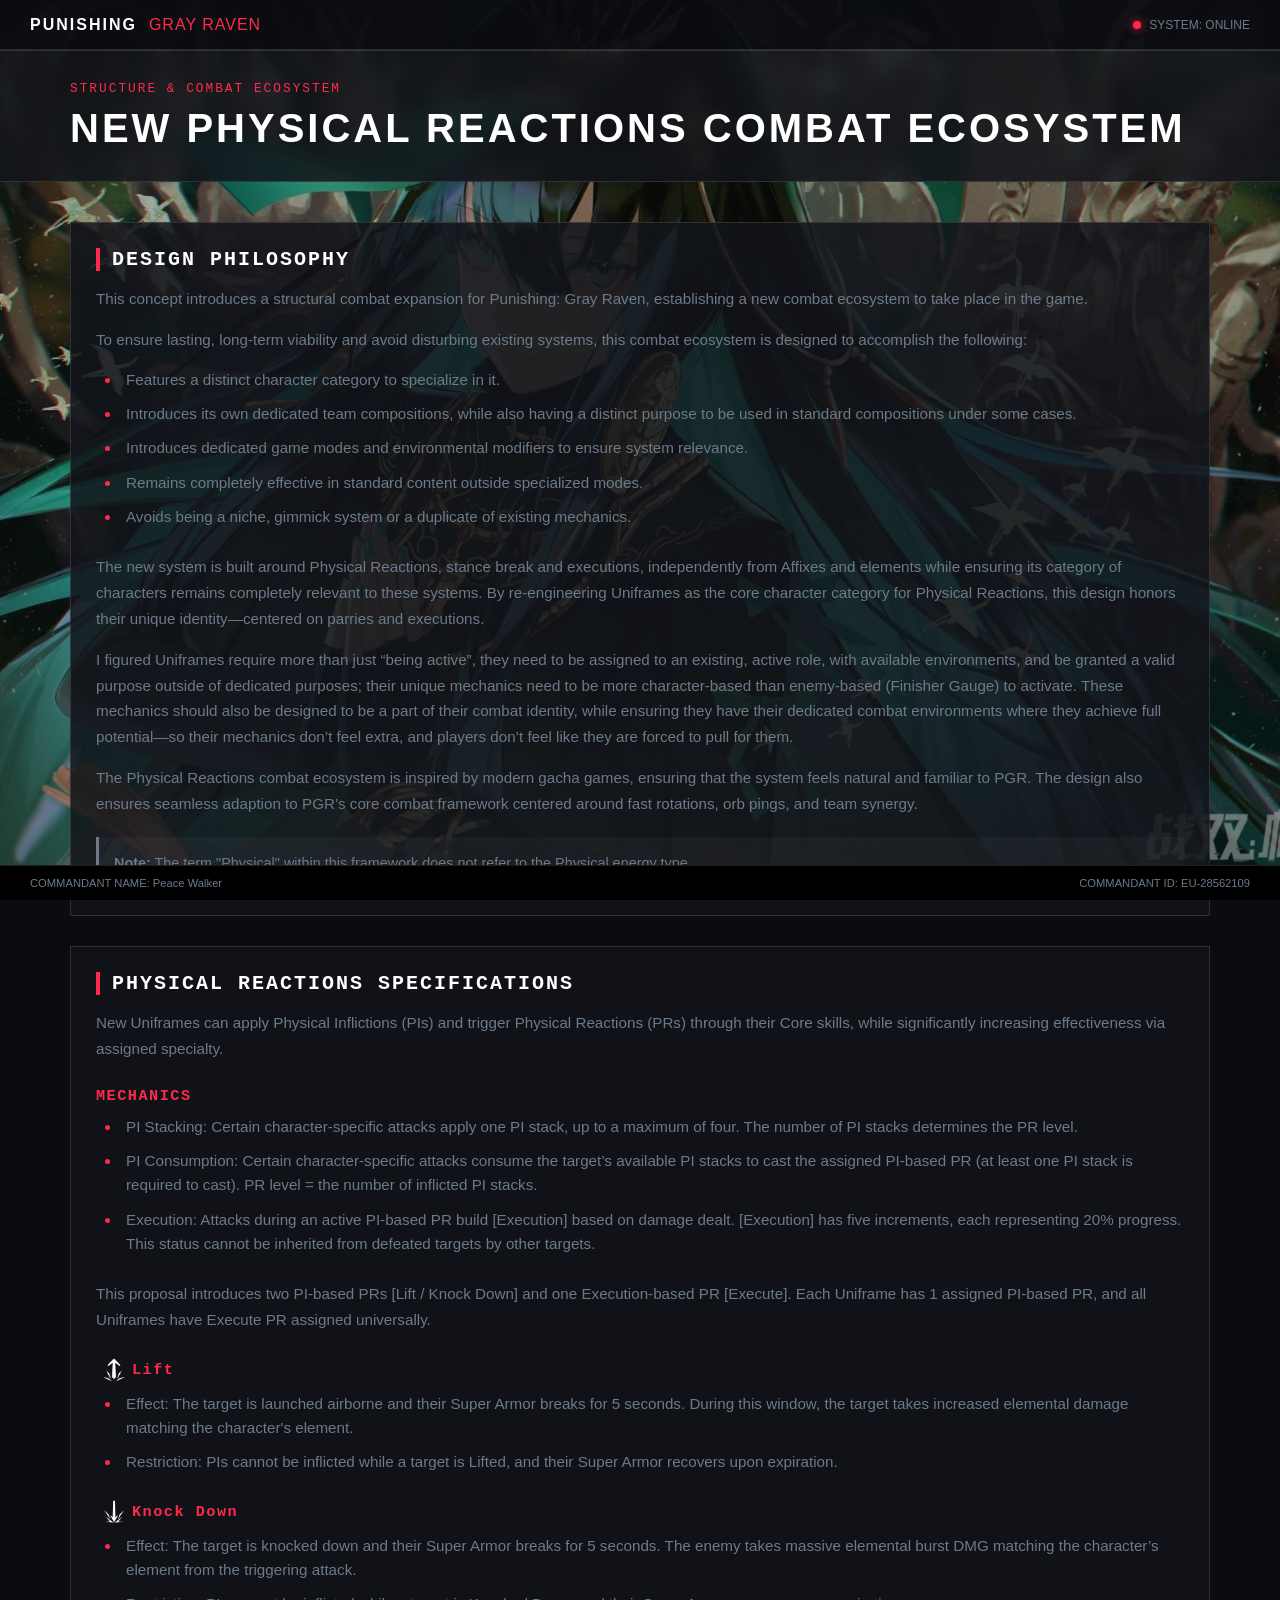
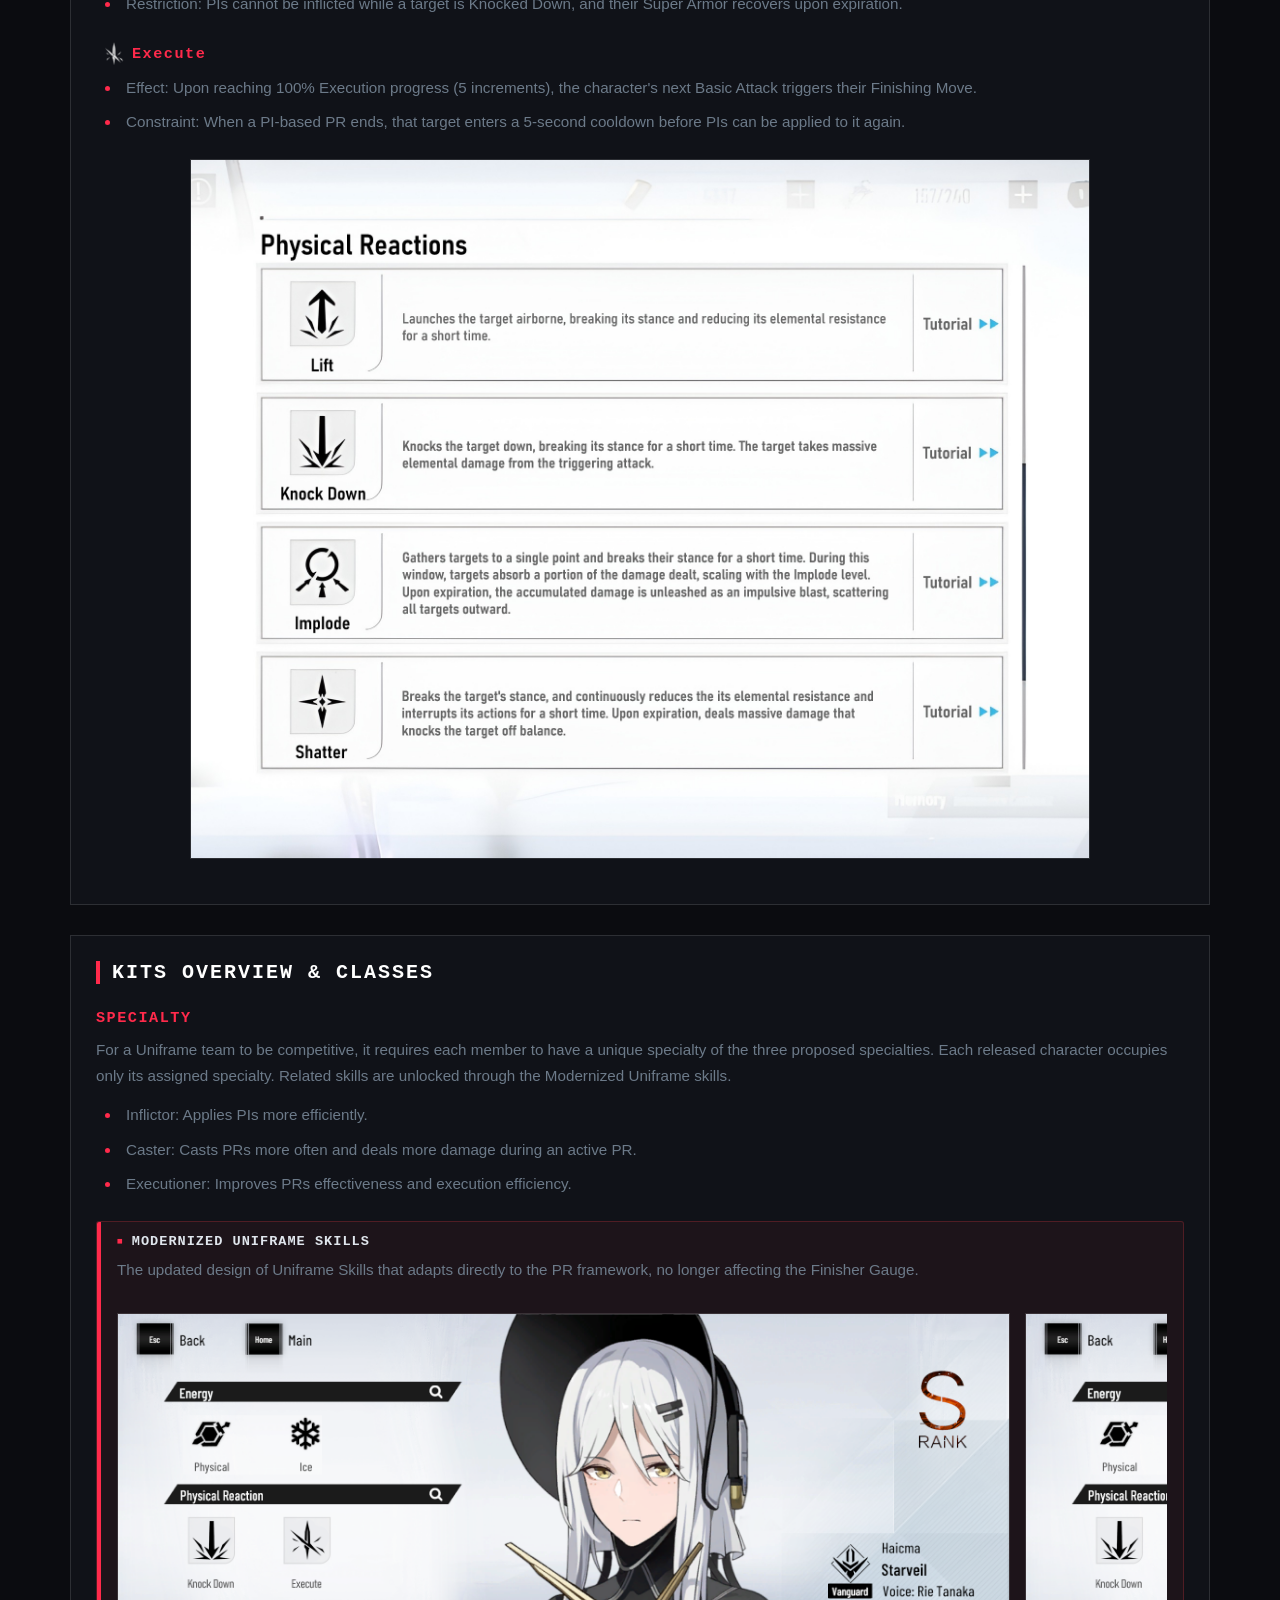
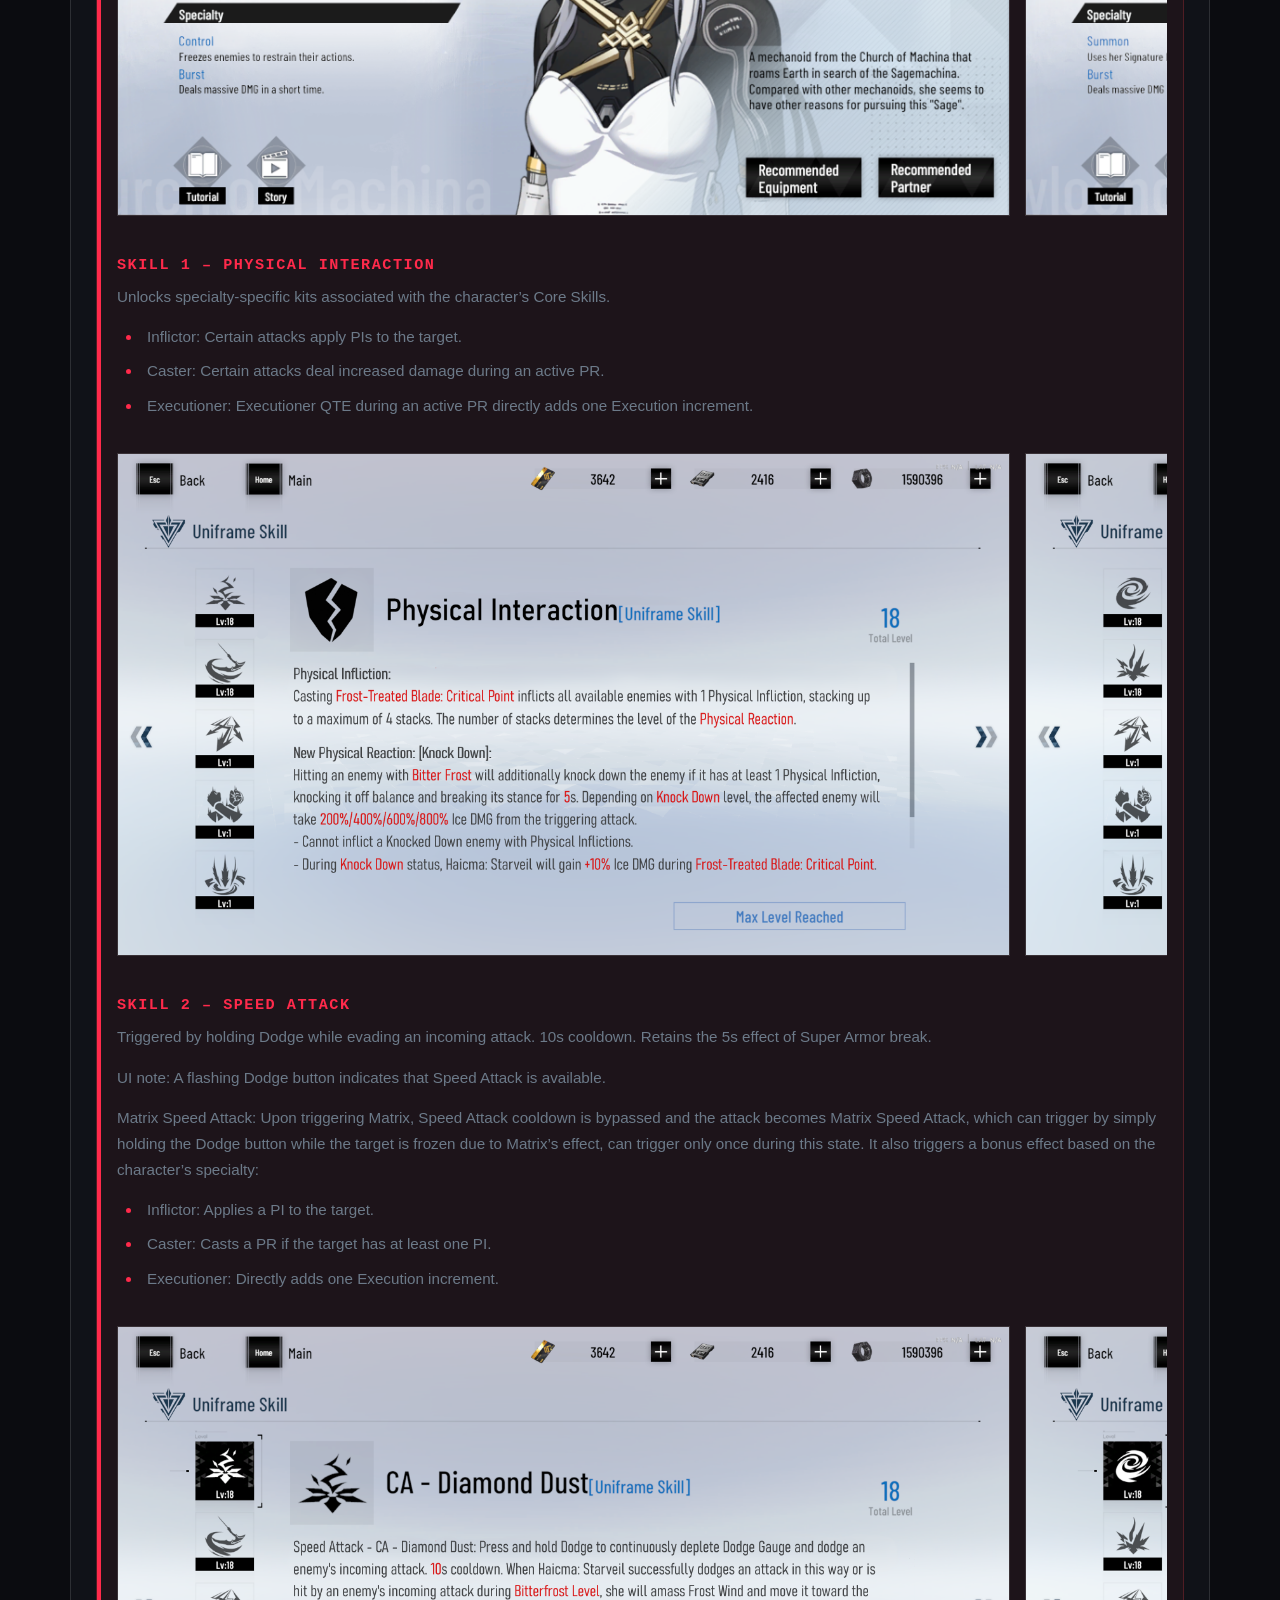
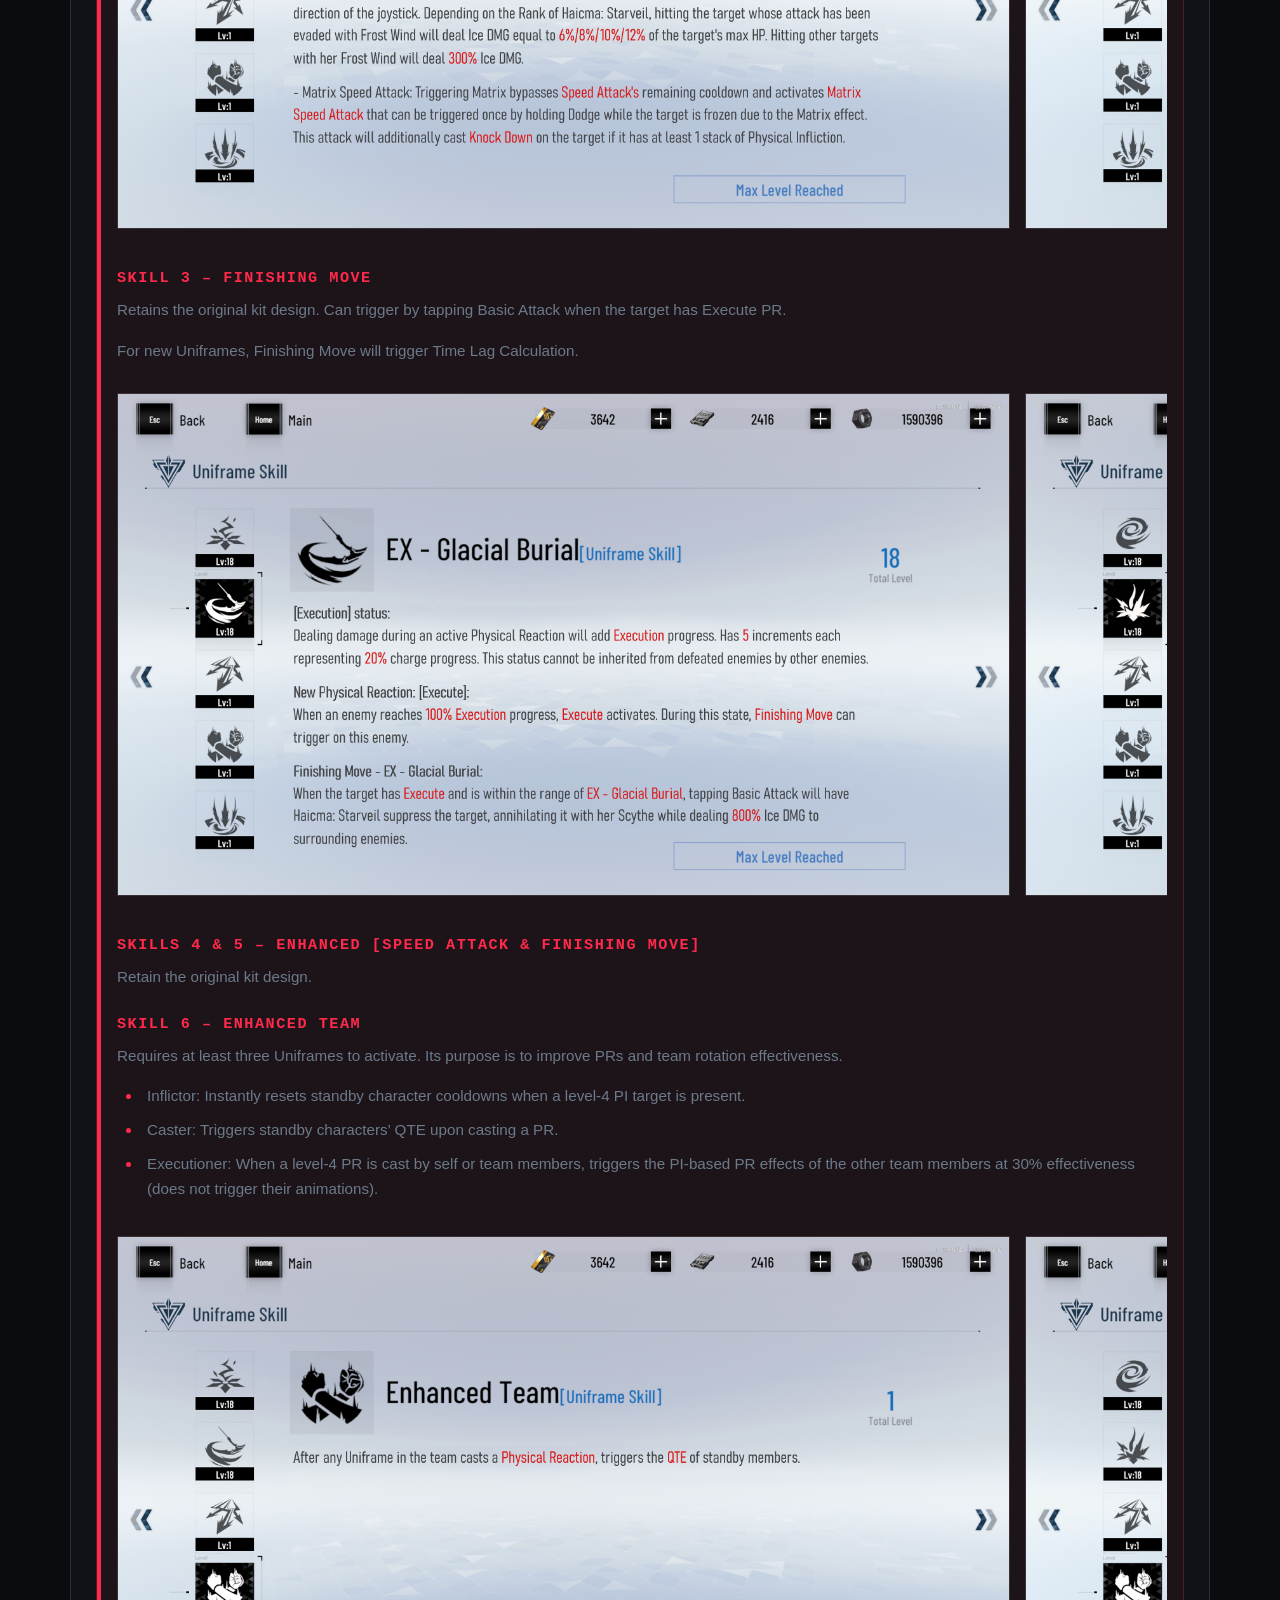
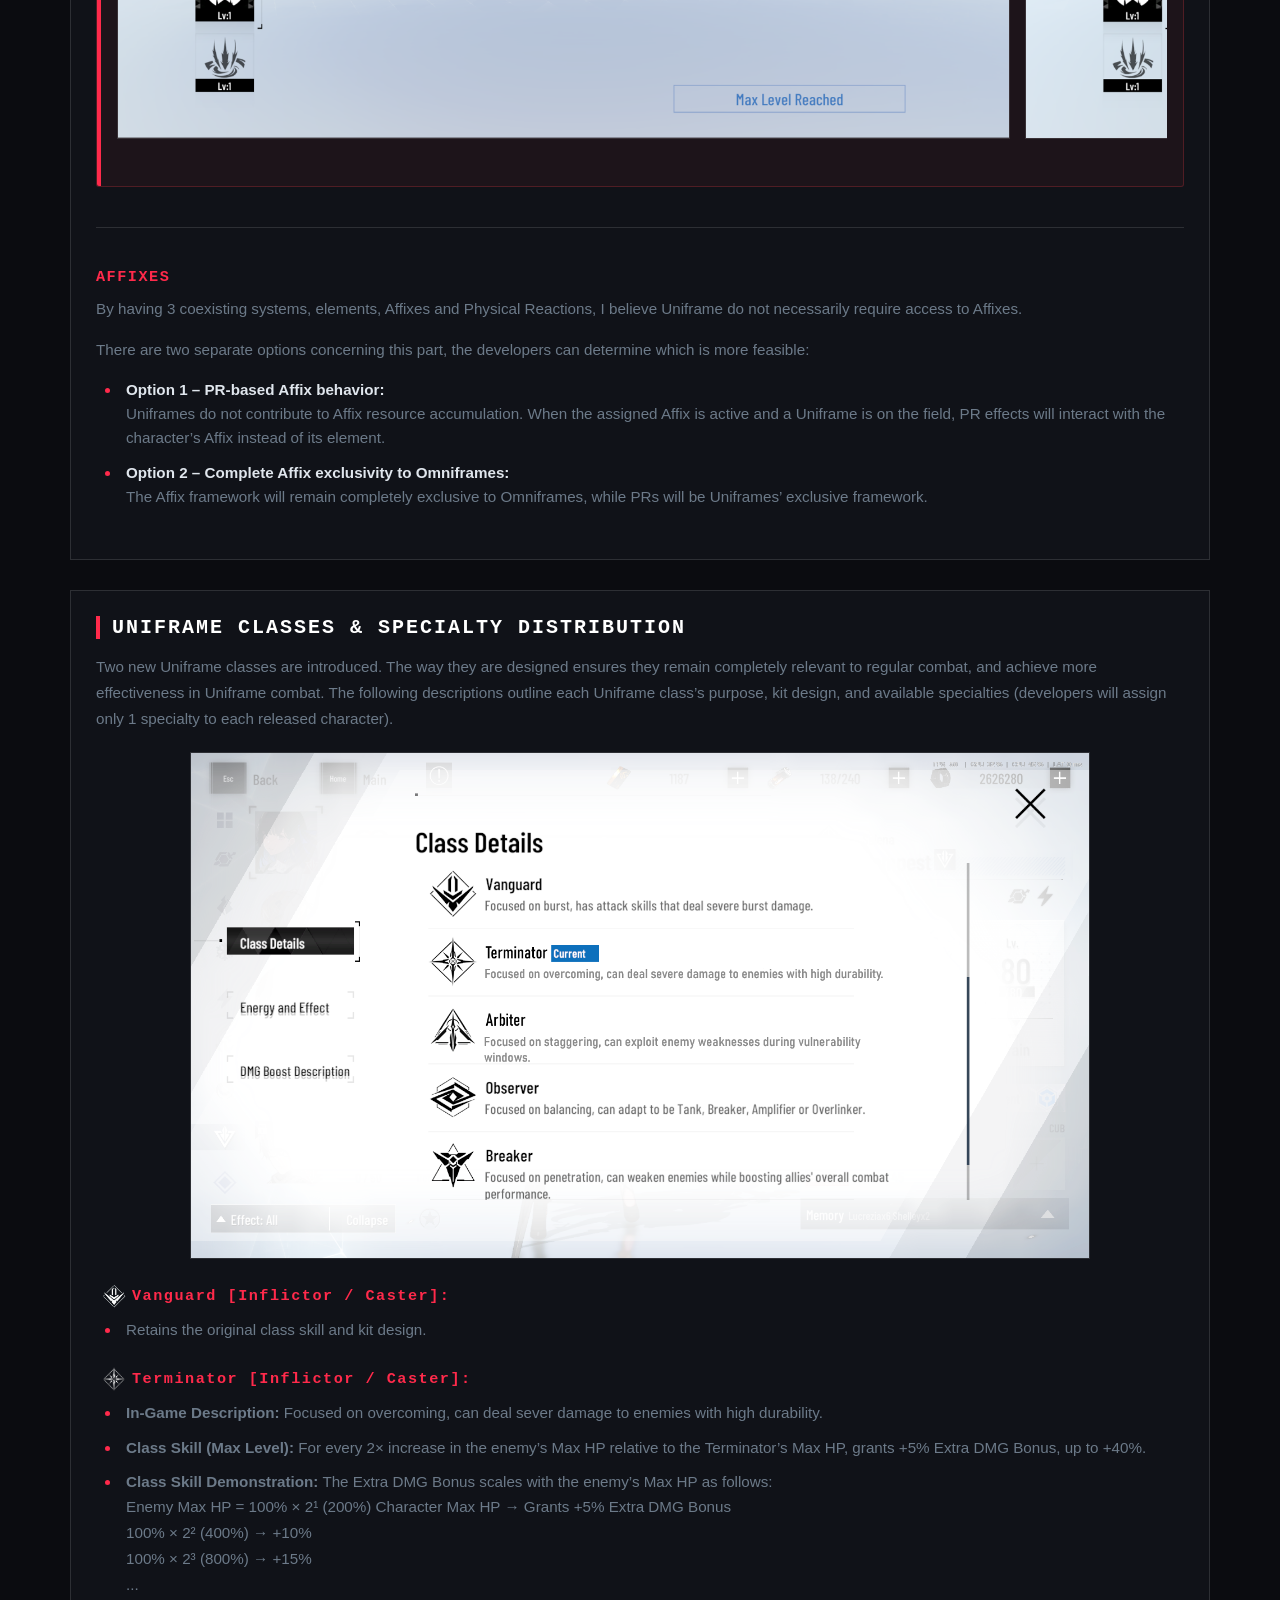
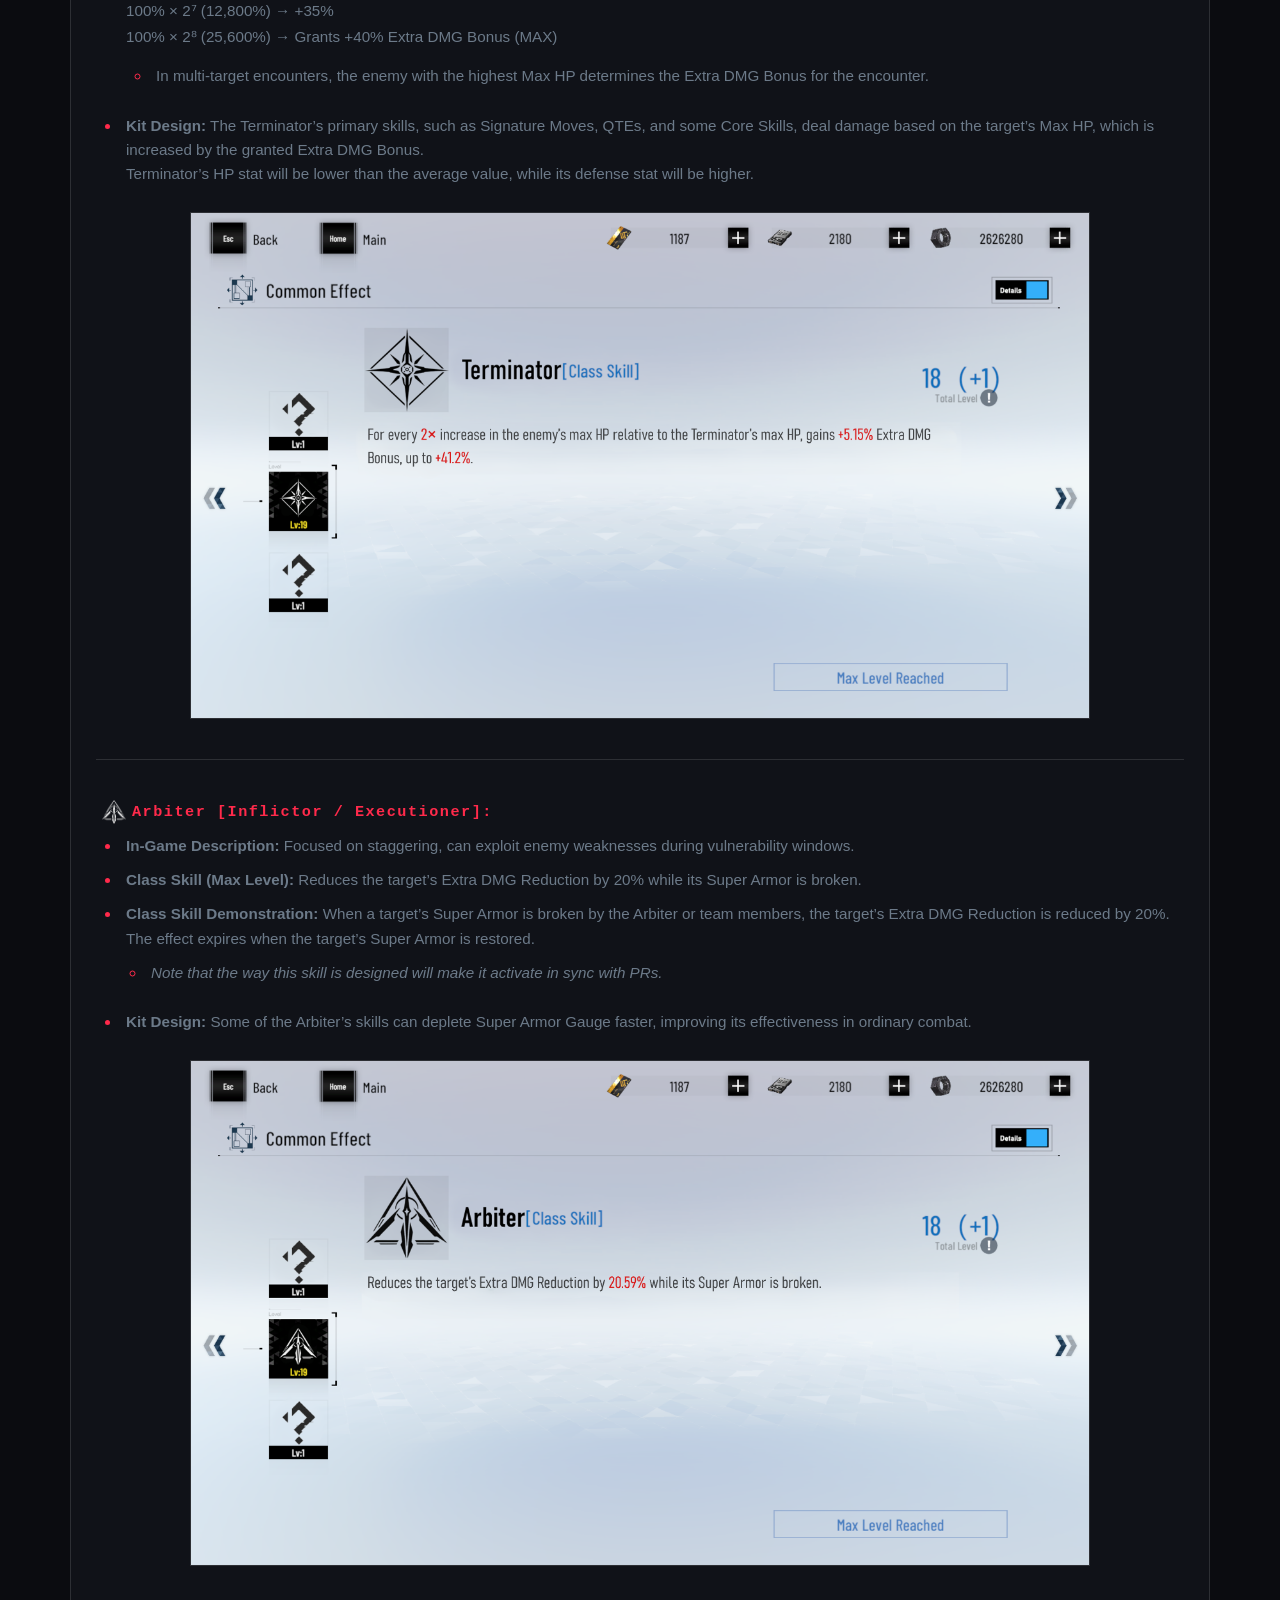
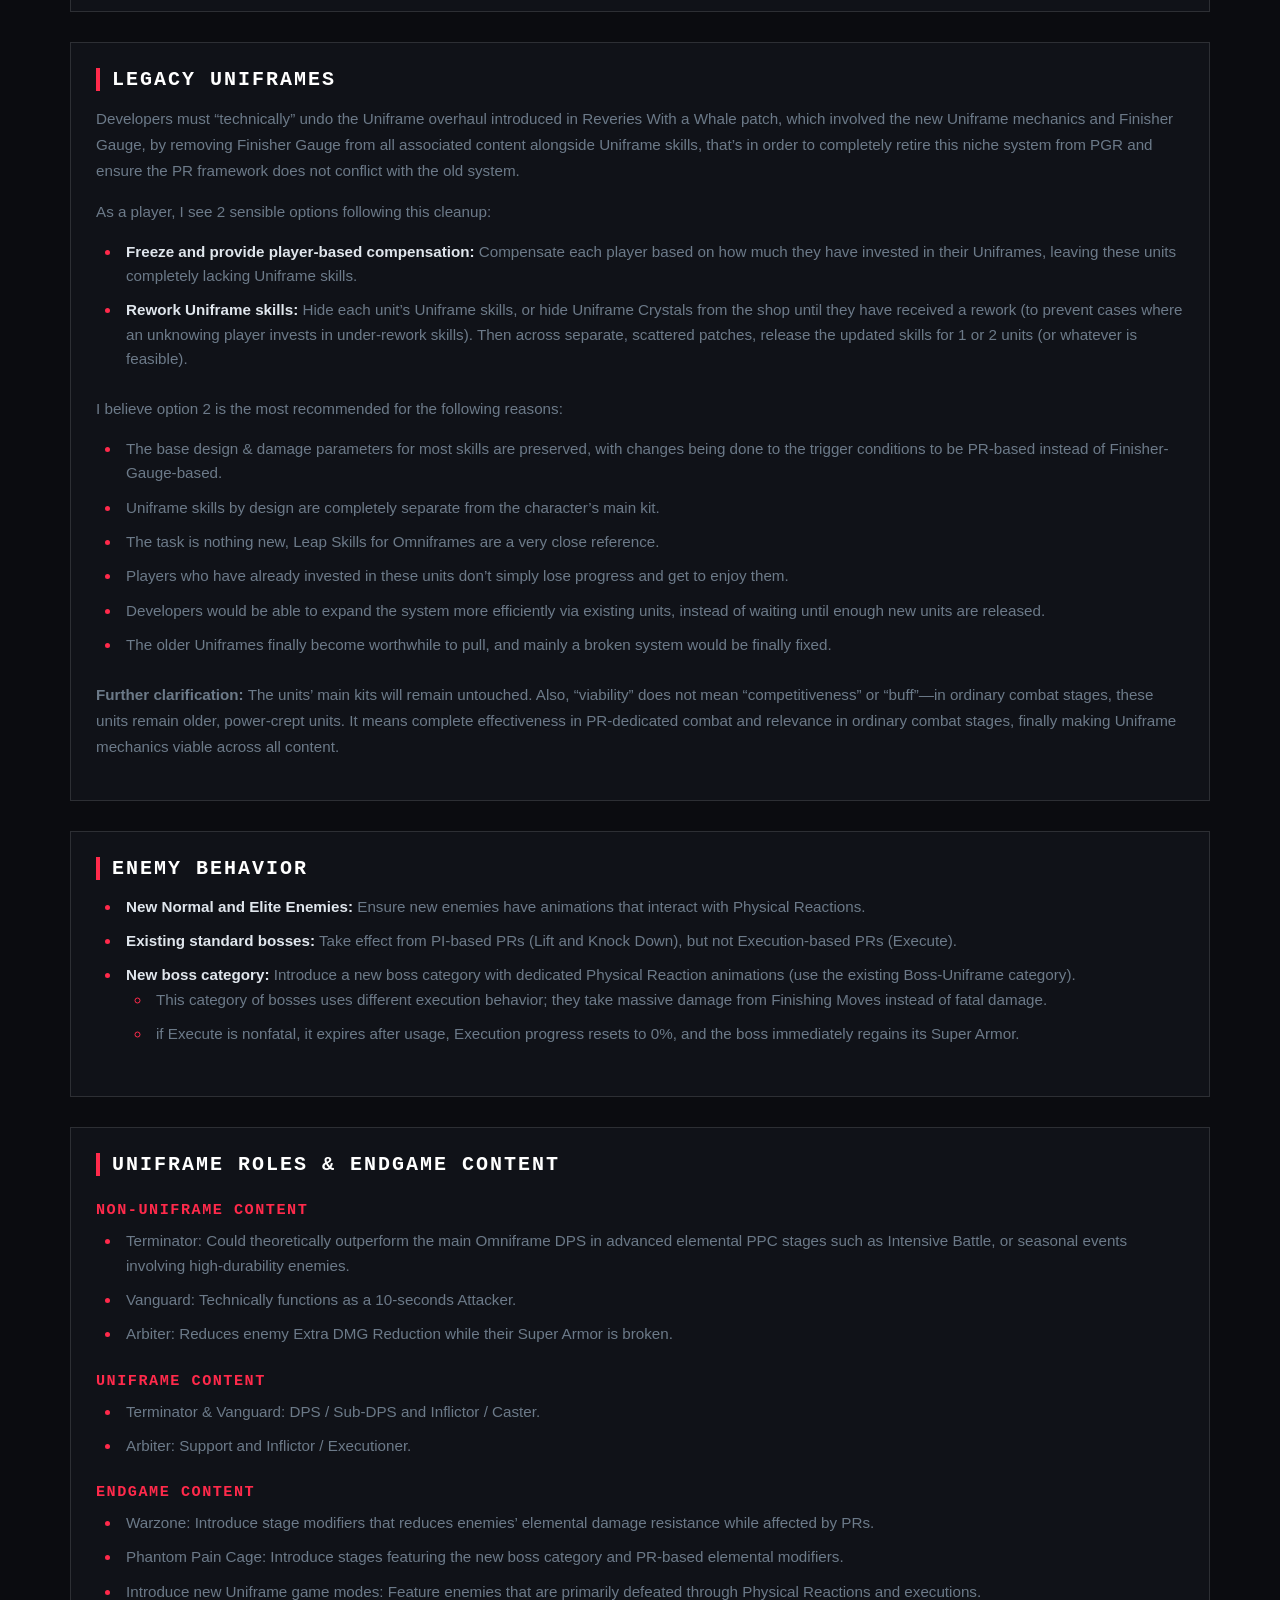
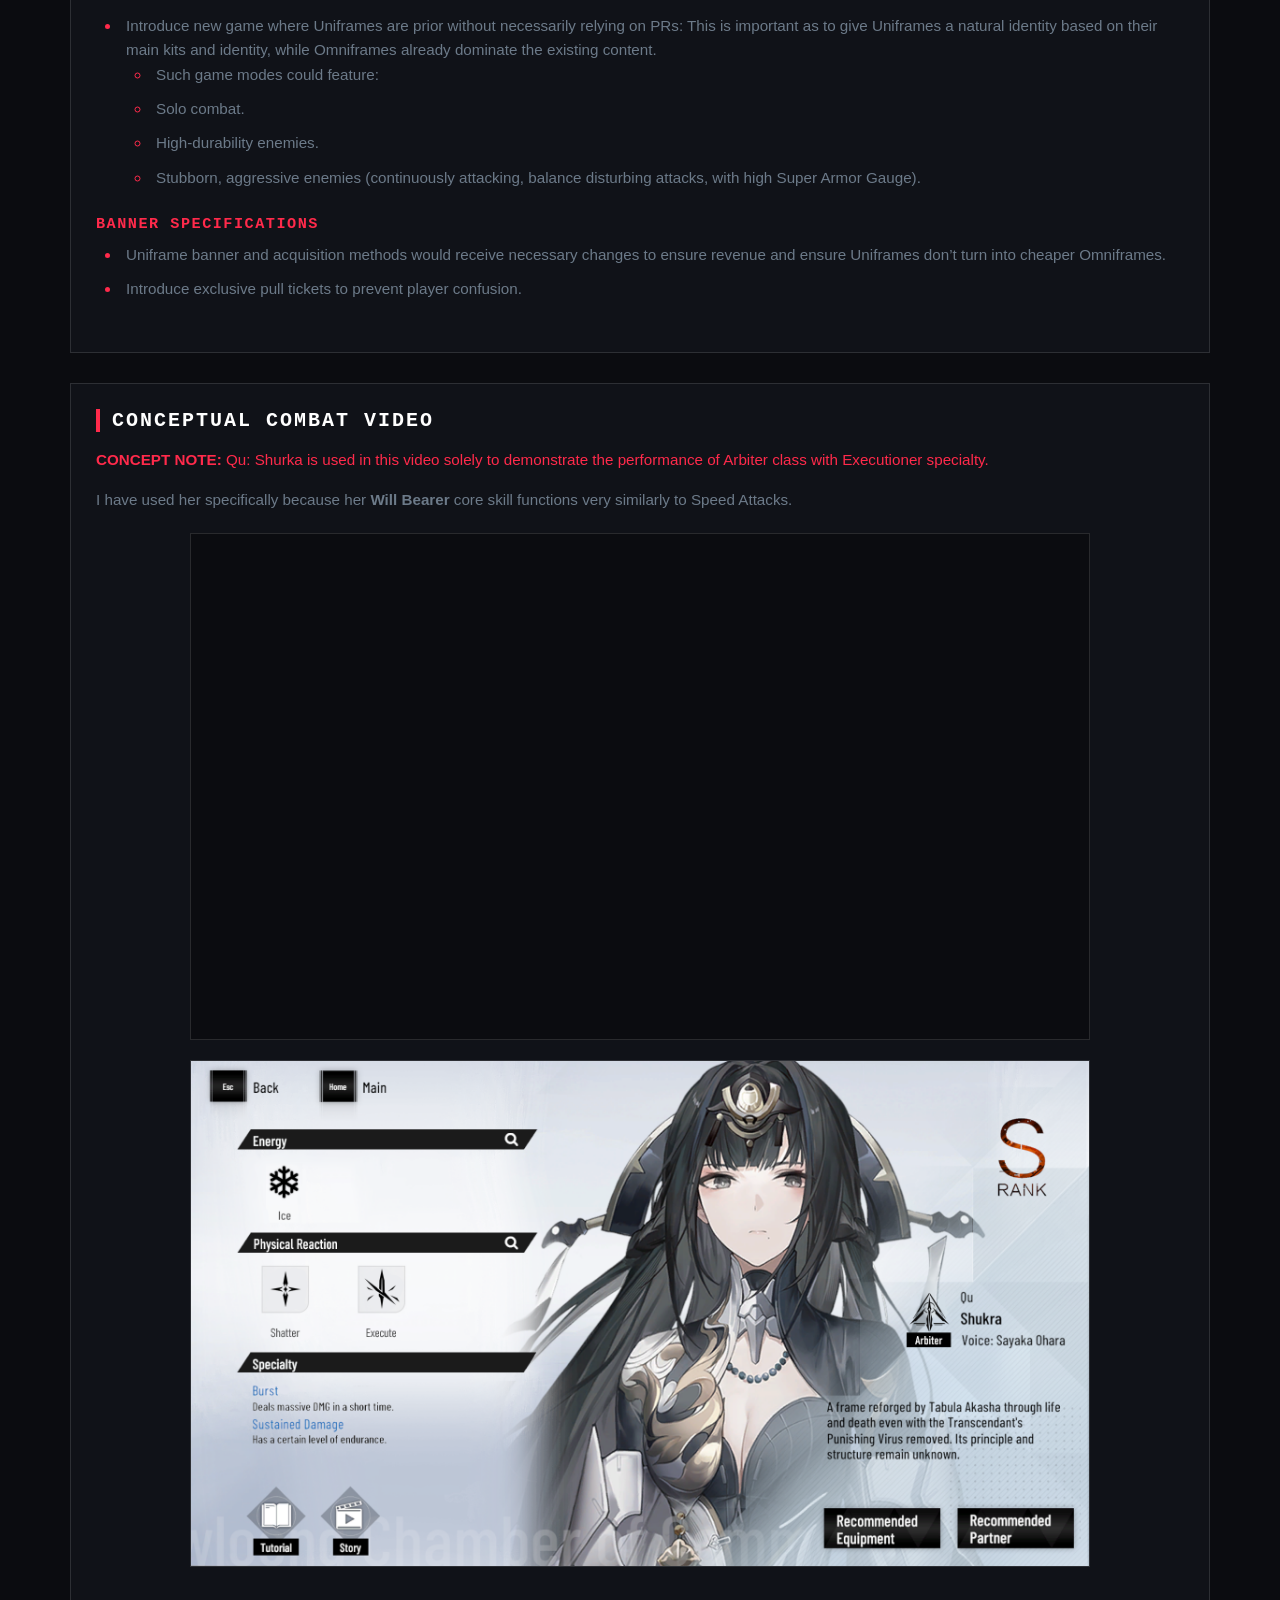
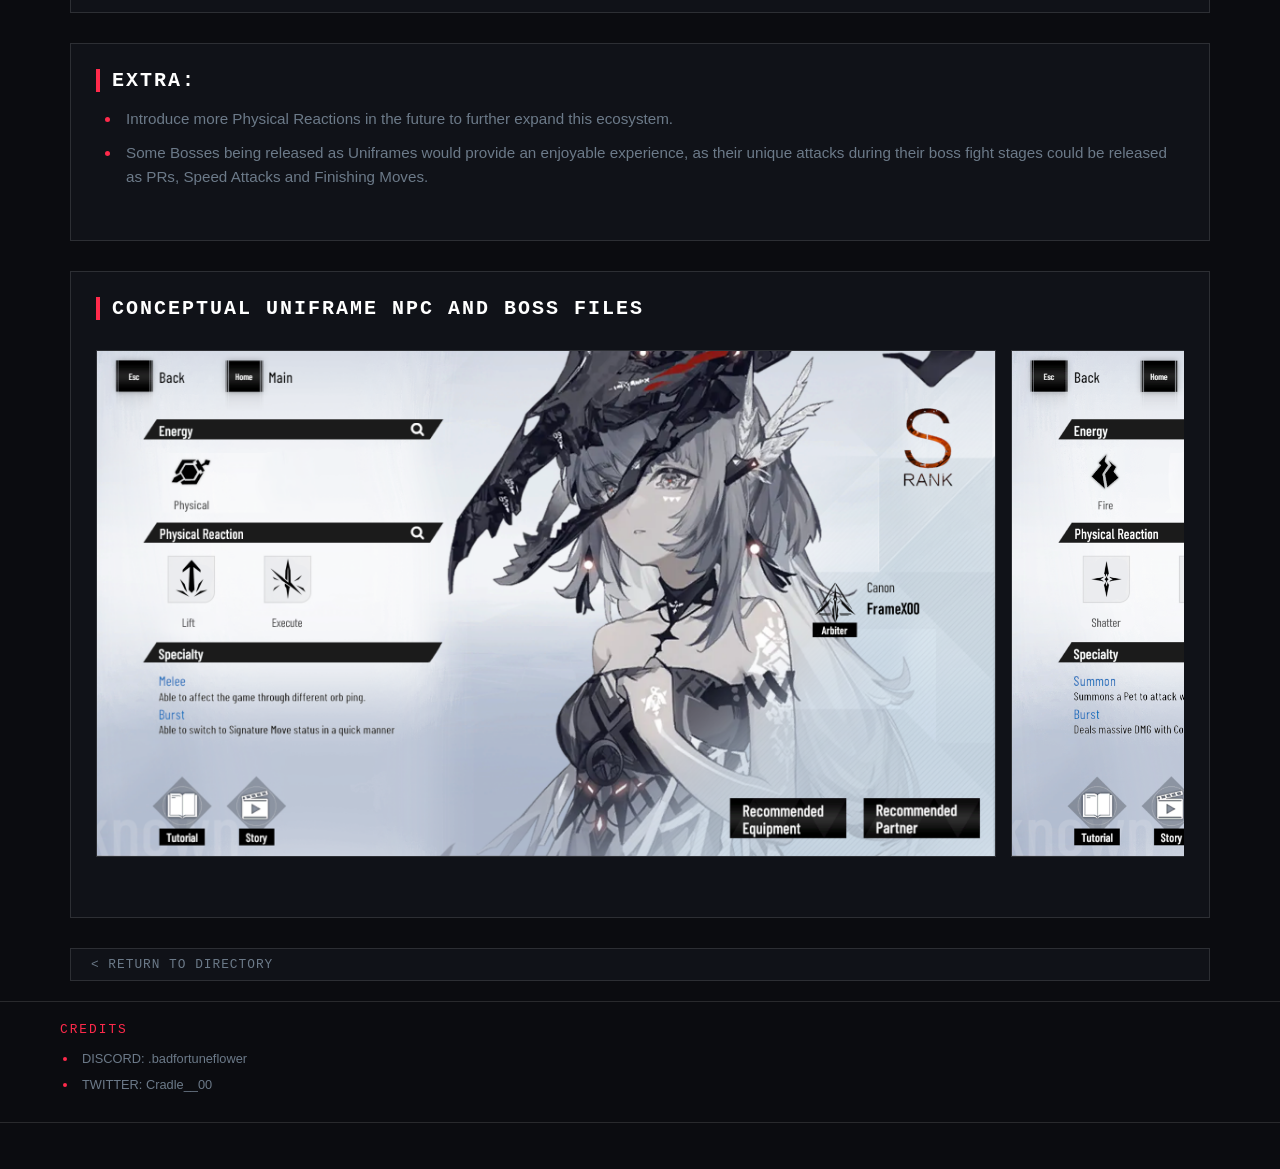
<file: structure.html>
<!DOCTYPE html>
<html lang="en">
<head>
    <meta charset="UTF-8" />
    <title>Physical Reactions</title>
    <meta name="title" content="Physical Reactions">
    <meta name="description" content="A fan concepts archive dedicated to Punishing: Gray Raven Uniframe combat concepts, class mechanics, and structural proposals.">
    <meta name="keywords" content="PGR, Punishing Gray Raven,
        Uniframe, Uniframe Concepts, PGR Archive, Uniframe Rework, Uniframe Revival, Uniframe Plans, PGR Uniframe, Punishing Gray Raven Uniframe,
        Vanguard, Vanguard Concepts, Vanguard Rework, Vanguard Revival, Vanguard Plans, PGR Vanguard, Punishing Gray Raven Vanguard, Uniframe Vanguard,
        Camu, Camu Crocotta, Uniframe Camu, Uniframe Camu Crocotta, Vanguard Camu, Vanguard Camu Crocotta, PGR Camu, Punishing Gray Raven Camu,
        Qu, Qu Pavo, Uniframe Qu, Uniframe Qu Pavo, Vanguard Qu, Vanguard Qu Pavo, PGR Qu, Punishing Gray Raven Qu,
        Selena, Selena Tempest, Uniframe Selena, Uniframe Selena Tempest, Vanguard Selena, Vanguard Selena Tempest, PGR Selena, Punishing Gray Raven Selena,
        Roland, Roland Flamebeau, Uniframe Roland, Uniframe Roland Flamebeau, Vanguard Roland, Vanguard Roland Flamebeau, PGR Roland, Punishing Gray Raven Roland,
        Pulao, Pulao Dragontoll, Uniframe Pulao, Uniframe Pulao Dragontoll, Vanguard Pulao, Vanguard Pulao Dragontoll, PGR Pulao, Punishing Gray Raven Pulao,
        Haicma, Haicma Starveil, Uniframe Haicma, Uniframe Haicma Starveil, Vanguard Haicma, Vanguard Haicma Starveil, PGR Haicma, Punishing Gray Raven Haicma,
        Noan, Noan Arca, Uniframe Noan, Uniframe Noan Arca, Vanguard Noan, Vanguard Noan Arca, PGR Noan, Punishing Gray Raven Noan">
    <meta name="robots" content="index, follow">
    <!-- Open Graph / Social Media Preview Tags -->
    <meta property="og:type" content="website">
    <meta property="og:site_name" content="Physical Reactions">
    <meta property="og:title" content="Physical Reactions">
    <meta property="og:description" content="A fan concepts archive dedicated to Punishing: Gray Raven Uniframe combat concepts, class mechanics, and structural proposals.">
    <meta property="og:url" content="https://zaichintsu-hub.github.io/pgr-archive/">
    <meta property="og:image" content="https://zaichintsu-hub.github.io/pgr-archive/bg/Qu.jpg">
    <meta name="viewport" content="width=device-width, initial-scale=1.0"/>
    <link rel="icon" type="image/png" href="https://zaichintsu-hub.github.io/pgr-archive/favicon.png">

    <link rel="stylesheet" href="style.css" />
    <style>
        .back-btn {
            display: inline-block;
            background: var(--panel-bg);
            border: 1px solid var(--border-color);
            color: var(--text-muted);
            padding: 8px 20px;
            font-family: monospace;
            font-size: 0.8rem;
            text-decoration: none;
            letter-spacing: 1px;
            margin: 0 0 20px;
            transition: all 0.2s ease;
        }
        .back-btn:hover {
            border-color: var(--accent-red);
            color: var(--text-main);
        }
        .concept-subsection-title {
            color: var(--accent-red);
            font-family: monospace;
            font-size: 1.05rem;
            letter-spacing: 1.5px;
            margin: 25px 0 12px;
        }
        .concept-inline-line {
            margin-bottom: 12px;
            color: var(--text-muted);
            font-size: 0.95rem;
            line-height: 1.7;
        }
        .concept-gallery-caption {
            color: var(--text-muted);
            font-family: monospace;
            font-size: 0.75rem;
            margin: 0 0 5px;
        }
        .concept-image-link {
            display: block;
        }
        .concept-image-link img {
            cursor: zoom-in;
        }
        .class-label {
            color: var(--text-main);
            font-weight: 700;
        }
    </style>
</head>
<body>
    <div class="background-layer background-layer-1"></div>
    <div class="background-layer background-layer-2"></div>

    <!-- TOP NAV BAR -->
    <header class="top-nav">
        <div class="nav-brand">
            <span class="brand-logo">PUNISHING</span>
            <span class="brand-sub">GRAY RAVEN</span>
        </div>
        <div class="nav-status">
            <span class="status-indicator"></span>
            <span class="status-text">SYSTEM: ONLINE</span>
        </div>
    </header>

    <!-- PAGE HEADER -->
    <section class="hero-section">
        <div class="hud-frame">
            <div class="hero-banner-inner">
                <div class="sys-tag">STRUCTURE &amp; COMBAT ECOSYSTEM</div>
                <h1 class="hero-title">NEW PHYSICAL REACTIONS COMBAT ECOSYSTEM</h1>
            </div>
        </div>
    </section>

    <main class="main-content">
        <!-- DESIGN PHILOSOPHY -->
        <section class="content-panel">
            <h2 class="data-heading">DESIGN PHILOSOPHY</h2>
            <p class="concept-text">This concept introduces a structural combat expansion for Punishing: Gray Raven, establishing a new combat ecosystem to take place in the game.</p>
            <p class="concept-text">To ensure lasting, long-term viability and avoid disturbing existing systems, this combat ecosystem is designed to accomplish the following:</p>
            <ul class="sys-list">
                <li>Features a distinct character category to specialize in it.</li>
                <li>Introduces its own dedicated team compositions, while also having a distinct purpose to be used in standard compositions under some cases.</li>
                <li>Introduces dedicated game modes and environmental modifiers to ensure system relevance.</li>
                <li>Remains completely effective in standard content outside specialized modes.</li>
                <li>Avoids being a niche, gimmick system or a duplicate of existing mechanics.</li>
            </ul>
            <p class="concept-text">The new system is built around Physical Reactions, stance break and executions, independently from Affixes and elements while ensuring its category of characters remains completely relevant to these systems. By re-engineering Uniframes as the core character category for Physical Reactions, this design honors their unique identity—centered on parries and executions.</p>
            <p class="concept-text">I figured Uniframes require more than just “being active”, they need to be assigned to an existing, active role, with available environments, and be granted a valid purpose outside of dedicated purposes; their unique mechanics need to be more character-based than enemy-based (Finisher Gauge) to activate. These mechanics should also be designed to be a part of their combat identity, while ensuring they have their dedicated combat environments where they achieve full potential—so their mechanics don’t feel extra, and players don’t feel like they are forced to pull for them.</p>
            <p class="concept-text">The Physical Reactions combat ecosystem is inspired by modern gacha games, ensuring that the system feels natural and familiar to PGR. The design also ensures seamless adaption to PGR’s core combat framework centered around fast rotations, orb pings, and team synergy.</p>
            <div class="sys-note"><strong>Note:</strong> The term "Physical" within this framework does not refer to the Physical energy type.</div>
        </section>

        <!-- PHYSICAL REACTIONS SPECIFICATIONS -->
        <section class="content-panel">
            <h2 class="data-heading">PHYSICAL REACTIONS SPECIFICATIONS</h2>
            <p class="concept-text">New Uniframes can apply Physical Inflictions (PIs) and trigger Physical Reactions (PRs) through their Core skills, while significantly increasing effectiveness via assigned specialty.</p>
            <h3 class="sub-heading">MECHANICS</h3>
            <ul class="sys-list">
                <li>PI Stacking: Certain character-specific attacks apply one PI stack, up to a maximum of four. The number of PI stacks determines the PR level.</li>
                <li>PI Consumption: Certain character-specific attacks consume the target’s available PI stacks to cast the assigned PI-based PR (at least one PI stack is required to cast). PR level = the number of inflicted PI stacks.</li>
                <li>Execution: Attacks during an active PI-based PR build [Execution] based on damage dealt. [Execution] has five increments, each representing 20% progress. This status cannot be inherited from defeated targets by other targets.</li>
            </ul>
            <p class="concept-text">This proposal introduces two PI-based PRs [Lift / Knock Down] and one Execution-based PR [Execute]. Each Uniframe has 1 assigned PI-based PR, and all Uniframes have Execute PR assigned universally.</p>
            <h3 class="sub-heading"><img class="concept-icon" src="pr/Lift.png" alt="" />Lift</h3>
            <ul class="sys-list">
                <li>Effect: The target is launched airborne and their Super Armor breaks for 5 seconds. During this window, the target takes increased elemental damage matching the character's element.</li>
                <li>Restriction: PIs cannot be inflicted while a target is Lifted, and their Super Armor recovers upon expiration.</li>
            </ul>
            <h3 class="sub-heading"><img class="concept-icon" src="pr/Knock%20Down.png" alt="" />Knock Down</h3>
            <ul class="sys-list">
                <li>Effect: The target is knocked down and their Super Armor breaks for 5 seconds. The enemy takes massive elemental burst DMG matching the character’s element from the triggering attack.</li>
                <li>Restriction: PIs cannot be inflicted while a target is Knocked Down, and their Super Armor recovers upon expiration.</li>
            </ul>
            <h3 class="sub-heading"><img class="concept-icon" src="pr/Execute.png" alt="" />Execute</h3>
            <ul class="sys-list">
                <li>Effect: Upon reaching 100% Execution progress (5 increments), the character's next Basic Attack triggers their Finishing Move.</li>
                <li>Constraint: When a PI-based PR ends, that target enters a 5-second cooldown before PIs can be applied to it again.</li>
            </ul>
            <img class="concept-image" src="pr/PRsD.jpg" alt="Physical Reactions overview" loading="lazy" />
        </section>

        <!-- KITS OVERVIEW & CLASSES -->
        <section class="content-panel">
            <h2 class="data-heading">KITS OVERVIEW &amp; CLASSES</h2>
            <h3 class="sub-heading">SPECIALTY</h3>
            <p class="concept-text">For a Uniframe team to be competitive, it requires each member to have a unique specialty of the three proposed specialties. Each released character occupies only its assigned specialty. Related skills are unlocked through the Modernized Uniframe skills.</p>
            <ul class="sys-list">
                <li>Inflictor: Applies PIs more efficiently.</li>
                <li>Caster: Casts PRs more often and deals more damage during an active PR.</li>
                <li>Executioner: Improves PRs effectiveness and execution efficiency.</li>
            </ul>

            
<!-- MODERNIZED UNIFRAME SKILLS -->
<div class="rupture-effect-bar">
    <div class="bar-accent"></div>
    <div class="bar-content">

        <h3 class="bar-title">MODERNIZED UNIFRAME SKILLS</h3>
        <p class="concept-text">The updated design of Uniframe Skills that adapts directly to the PR framework, no longer affecting the Finisher Gauge.</p>

        <div class="concept-gallery" aria-label="Modernized Uniframe skill examples">
            <img src="pr/File Haicma.png" alt="Haicma modernized Uniframe skills" loading="lazy" />
            <img src="pr/File Pulao.png" alt="Pulao modernized Uniframe skills" loading="lazy" />
            <img src="pr/File Roland.png" alt="Roland modernized Uniframe skills" loading="lazy" />
        </div>

        <h4 class="sub-heading">SKILL 1 – PHYSICAL INTERACTION</h4>
        <p class="concept-text">Unlocks specialty-specific kits associated with the character’s Core Skills.</p>
        <ul class="sys-list">
            <li>Inflictor: Certain attacks apply PIs to the target.</li>
            <li>Caster: Certain attacks deal increased damage during an active PR.</li>
            <li>Executioner: Executioner QTE during an active PR directly adds one Execution increment.</li>
        </ul>
        <div class="concept-gallery" aria-label="Physical Interaction skill examples">
            <img src="pr/Haicma Physical Interaction.png" alt="Haicma Physical Interaction" loading="lazy" />
            <img src="pr/Pulao Physical Interaction.png" alt="Pulao Physical Interaction" loading="lazy" />
        </div>

        <h4 class="sub-heading">SKILL 2 – SPEED ATTACK</h4>
        <p class="concept-text">Triggered by holding Dodge while evading an incoming attack. 10s cooldown. Retains the 5s effect of Super Armor break.</p>
        <p class="concept-text">UI note: A flashing Dodge button indicates that Speed Attack is available.</p>
        <p class="concept-text">Matrix Speed Attack: Upon triggering Matrix, Speed Attack cooldown is bypassed and the attack becomes Matrix Speed Attack, which can trigger by simply holding the Dodge button while the target is frozen due to Matrix’s effect, can trigger only once during this state. It also triggers a bonus effect based on the character’s specialty:</p>
        <ul class="sys-list">
            <li>Inflictor: Applies a PI to the target.</li>
            <li>Caster: Casts a PR if the target has at least one PI.</li>
            <li>Executioner: Directly adds one Execution increment.</li>
        </ul>
        <div class="concept-gallery" aria-label="Speed Attack skill examples">
            <img src="pr/Haicma Speed Attack.png" alt="Haicma Speed Attack" loading="lazy" />
            <img src="pr/Pulao Speed Attack.png" alt="Pulao Speed Attack" loading="lazy" />
        </div>

        <h4 class="sub-heading">SKILL 3 – FINISHING MOVE</h4>
        <p class="concept-text">Retains the original kit design. Can trigger by tapping Basic Attack when the target has Execute PR.</p>
        <p class="concept-text">For new Uniframes, Finishing Move will trigger Time Lag Calculation.</p>
        <div class="concept-gallery" aria-label="Finishing Move skill examples">
            <img src="pr/Haicma Finishing Move.png" alt="Haicma Finishing Move" loading="lazy" />
            <img src="pr/Pulao Finishing Move.png" alt="Pulao Finishing Move" loading="lazy" />
        </div>

        <h4 class="sub-heading">SKILLS 4 &amp; 5 – ENHANCED [SPEED ATTACK &amp; FINISHING MOVE]</h4>
        <p class="concept-text">Retain the original kit design.</p>

        <h4 class="sub-heading">SKILL 6 – ENHANCED TEAM</h4>
        <p class="concept-text">Requires at least three Uniframes to activate. Its purpose is to improve PRs and team rotation effectiveness.</p>
        <ul class="sys-list">
            <li>Inflictor: Instantly resets standby character cooldowns when a level-4 PI target is present.</li>
            <li>Caster: Triggers standby characters’ QTE upon casting a PR.</li>
            <li>Executioner: When a level-4 PR is cast by self or team members, triggers the PI-based PR effects of the other team members at 30% effectiveness (does not trigger their animations).</li>
        </ul>
        <div class="concept-gallery" aria-label="Enhanced Team skill examples">
            <img src="pr/Haicma Enhanced Team.png" alt="Haicma Enhanced Team" loading="lazy" />
            <img src="pr/Pulao Enhanced Team.png" alt="Pulao Enhanced Team" loading="lazy" />
        </div>

    </div>
</div>


            <hr class="section-divider" />
            <h3 class="sub-heading">AFFIXES</h3>
            <p class="concept-text">By having 3 coexisting systems, elements, Affixes and Physical Reactions, I believe Uniframe do not necessarily require access to Affixes.</p>
            <p class="concept-text">There are two separate options concerning this part, the developers can determine which is more feasible:</p>
            <ul class="sys-list">
                <li><strong>Option 1 – PR-based Affix behavior:</strong><br />Uniframes do not contribute to Affix resource accumulation. When the assigned Affix is active and a Uniframe is on the field, PR effects will interact with the character’s Affix instead of its element.</li>
                <li><strong>Option 2 – Complete Affix exclusivity to Omniframes:</strong><br />The Affix framework will remain completely exclusive to Omniframes, while PRs will be Uniframes’ exclusive framework.</li>
            </ul>
        </section>

        <!-- UNIFRAME CLASSES & SPECIALTY DISTRIBUTION -->
        <section class="content-panel">
            <h2 class="data-heading">UNIFRAME CLASSES &amp; SPECIALTY DISTRIBUTION</h2>
            <p class="concept-text">Two new Uniframe classes are introduced. The way they are designed ensures they remain completely relevant to regular combat, and achieve more effectiveness in Uniframe combat. The following descriptions outline each Uniframe class’s purpose, kit design, and available specialties (developers will assign only 1 specialty to each released character).</p>
            <img class="concept-image" src="pr/Class%20Description.png" alt="Uniframe class descriptions" loading="lazy" />
            <h3 class="sub-heading"><img class="concept-icon" src="pr/Vanguard.png" alt="" />Vanguard [Inflictor / Caster]:</h3>
            <ul class="sys-list">
                <li>Retains the original class skill and kit design.</li></ul>


            <h3 class="sub-heading"><img class="concept-icon" src="pr/Terminator.png" alt="" />Terminator [Inflictor / Caster]:</h3>
            <ul class="sys-list">
                <li><b>In-Game Description:</b> Focused on overcoming, can deal sever damage to enemies with high durability.</li>
                <li><b>Class Skill (Max Level):</b> For every 2× increase in the enemy’s Max HP relative to the Terminator’s Max HP, grants +5% Extra DMG Bonus, up to +40%.</li>
                <li><b>Class Skill Demonstration:</b> The Extra DMG Bonus scales with the enemy’s Max HP as follows:
                        <p class="concept-text">Enemy Max HP = 100% × 2¹ (200%) Character Max HP → Grants +5% Extra DMG Bonus<br>
                        100% × 2² (400%) → +10%<br>
                        100% × 2³ (800%) → +15%<br>
                        ...<br>
                        100% × 2⁷ (12,800%) → +35%<br>
                        100% × 2⁸ (25,600%) → Grants +40% Extra DMG Bonus (MAX)</p>
                        <ul class="sys-list">
                <li>In multi-target encounters, the enemy with the highest Max HP determines the Extra DMG Bonus for the encounter.</li></ul>
                <li><b>Kit Design:</b> The Terminator’s primary skills, such as Signature Moves, QTEs, and some Core Skills, deal damage based on the target’s Max HP, which is increased by the granted Extra DMG Bonus.<br />Terminator’s HP stat will be lower than the average value, while its defense stat will be higher.</li>
            </ul>
            <img class="concept-image" src="pr/Terminator%20Class.png" alt="Terminator class skill demonstration" loading="lazy" />

            <hr class="section-divider" />
            <h3 class="sub-heading"><img class="concept-icon" src="pr/Arbiter.png" alt="" />Arbiter [Inflictor / Executioner]:</h3>
            <ul class="sys-list">
                <li><b>In-Game Description:</b> Focused on staggering, can exploit enemy weaknesses during vulnerability windows.</li>
                <li><b>Class Skill (Max Level):</b> Reduces the target’s Extra DMG Reduction by 20% while its Super Armor is broken.</li>
                <li><b>Class Skill Demonstration:</b> When a target’s Super Armor is broken by the Arbiter or team members, the target’s Extra DMG Reduction is reduced by 20%. The effect expires when the target’s Super Armor is restored.</li>
                <ul class="sys-list">
                <li><i>Note that the way this skill is designed will make it activate in sync with PRs.</i></li></ul>
                <li><b>Kit Design:</b> Some of the Arbiter’s skills can deplete Super Armor Gauge faster, improving its effectiveness in ordinary combat.</li>
            </ul>
            <img class="concept-image" src="pr/Arbiter%20Class.png" alt="Arbiter class skill demonstration" loading="lazy" />
        </section>

        <!-- LEGACY UNIFRAMES -->
        <section class="content-panel">
            <h2 class="data-heading">LEGACY UNIFRAMES</h2>
            <p class="concept-text">Developers must “technically” undo the Uniframe overhaul introduced in Reveries With a Whale patch, which involved the new Uniframe mechanics and Finisher Gauge, by removing Finisher Gauge from all associated content alongside Uniframe skills, that’s in order to completely retire this niche system from PGR and ensure the PR framework does not conflict with the old system.</p>
            <p class="concept-text">As a player, I see 2 sensible options following this cleanup:</p>
            <ul class="sys-list">
                <li><strong>Freeze and provide player-based compensation:</strong> Compensate each player based on how much they have invested in their Uniframes, leaving these units completely lacking Uniframe skills.</li>
                <li><strong>Rework Uniframe skills:</strong> Hide each unit’s Uniframe skills, or hide Uniframe Crystals from the shop until they have received a rework (to prevent cases where an unknowing player invests in under-rework skills). Then across separate, scattered patches, release the updated skills for 1 or 2 units (or whatever is feasible).</li>
            </ul>
            <p class="concept-text">I believe option 2 is the most recommended for the following reasons:</p>
            <ul class="sys-list">
                <li>The base design &amp; damage parameters for most skills are preserved, with changes being done to the trigger conditions to be PR-based instead of Finisher-Gauge-based.</li>
                <li>Uniframe skills by design are completely separate from the character’s main kit.</li>
                <li>The task is nothing new, Leap Skills for Omniframes are a very close reference.</li>
                <li>Players who have already invested in these units don’t simply lose progress and get to enjoy them.</li>
                <li>Developers would be able to expand the system more efficiently via existing units, instead of waiting until enough new units are released.</li>
                <li>The older Uniframes finally become worthwhile to pull, and mainly a broken system would be finally fixed.</li>
            </ul>
            <p class="concept-text"><B>Further clarification:</B> The units’ main kits will remain untouched. Also, “viability” does not mean “competitiveness” or “buff”—in ordinary combat stages, these units remain older, power-crept units. It means complete effectiveness in PR-dedicated combat and relevance in ordinary combat stages, finally making Uniframe mechanics viable across all content.</p>
        </section>

        <!-- ENEMY BEHAVIOR -->
        <section class="content-panel">
            <h2 class="data-heading">ENEMY BEHAVIOR</h2>
            <ul class="sys-list">
                <li><strong>New Normal and Elite Enemies:</strong> Ensure new enemies have animations that interact with Physical Reactions.</li>
                <li><strong>Existing standard bosses:</strong> Take effect from PI-based PRs (Lift and Knock Down), but not Execution-based PRs (Execute).</li>
                <li><strong>New boss category:</strong> Introduce a new boss category with dedicated Physical Reaction animations (use the existing Boss-Uniframe category).
                    <ul class="sys-list">
                        <li>This category of bosses uses different execution behavior; they take massive damage from Finishing Moves instead of fatal damage.</li>
                        <li>if Execute is nonfatal, it expires after usage, Execution progress resets to 0%, and the boss immediately regains its Super Armor.</li>
                    </ul>
                </li>
            </ul>
        </section>

        <!-- CLASS ROLES AND ENDGAME CONTENT -->
        <section class="content-panel">
            <h2 class="data-heading">UNIFRAME ROLES &amp; ENDGAME CONTENT</h2>
            <h3 class="sub-heading">NON-UNIFRAME CONTENT</h3>
            <ul class="sys-list">
                <li>Terminator: Could theoretically outperform the main Omniframe DPS in advanced elemental PPC stages such as Intensive Battle, or seasonal events involving high-durability enemies.</li>
                <li>Vanguard: Technically functions as a 10-seconds Attacker.</li>
                <li>Arbiter: Reduces enemy Extra DMG Reduction while their Super Armor is broken.</li>
            </ul>
            <h3 class="sub-heading">UNIFRAME CONTENT</h3>
            <ul class="sys-list">
                <li>Terminator &amp; Vanguard: DPS / Sub-DPS and Inflictor / Caster.</li>
                <li>Arbiter: Support and Inflictor / Executioner.</li>
            </ul>
            <h3 class="sub-heading">ENDGAME CONTENT</h3>
            <ul class="sys-list">
                <li>Warzone: Introduce stage modifiers that reduces enemies’ elemental damage resistance while affected by PRs.</li>
                <li>Phantom Pain Cage: Introduce stages featuring the new boss category and PR-based elemental modifiers.</li>
                <li>Introduce new Uniframe game modes: Feature enemies that are primarily defeated through Physical Reactions and executions.</li>
                <li>Introduce new game where Uniframes are prior without necessarily relying on PRs: This is important as to give Uniframes a natural identity based on their main kits and identity, while Omniframes already dominate the existing content.
                    <ul class="sys-list">
                        <li>Such game modes could feature:</li>
                        <li>Solo combat.</li>
                        <li>High-durability enemies.</li>
                        <li>Stubborn, aggressive enemies (continuously attacking, balance disturbing attacks, with high Super Armor Gauge).</li>
                    </ul>
                </li>
            </ul>
            <h3 class="sub-heading">BANNER SPECIFICATIONS</h3>
            <ul class="sys-list">
                <li>Uniframe banner and acquisition methods would receive necessary changes to ensure revenue and ensure Uniframes don’t turn into cheaper Omniframes.</li>
                <li>Introduce exclusive pull tickets to prevent player confusion.</li>
            </ul>
        </section>

        <!-- CONCEPTUAL COMBAT VIDEO -->
        <section class="content-panel">
            <h2 class="data-heading">CONCEPTUAL COMBAT VIDEO</h2>
            <p class="concept-text" style="color: var(--accent-red);"><b>CONCEPT NOTE:</b> Qu: Shurka is used in this video solely to demonstrate the performance of Arbiter class with Executioner specialty.</p>
            <p class="concept-text">I have used her specifically because her <b>Will Bearer</b> core skill functions very similarly to Speed Attacks.</p>
            <div class="concept-video">
                <iframe
                    src="https://www.youtube-nocookie.com/embed/n4lKzm11TG8"
                    title="Conceptual Combat Video"
                    referrerpolicy="strict-origin-when-cross-origin"
                    allow="accelerometer; autoplay; clipboard-write; encrypted-media; gyroscope; picture-in-picture; web-share"
                    allowfullscreen>
                </iframe>   
            </div>
            <img class="concept-image" src="pr/File%20Qu.png" alt="Qu: Shurka" loading="lazy" />
        </section>

        <!-- EXTRA -->
        <section class="content-panel">
            <h2 class="data-heading">EXTRA:</h2>
            <ul class="sys-list">
                <li>Introduce more Physical Reactions in the future to further expand this ecosystem.</li>
                <li>Some Bosses being released as Uniframes would provide an enjoyable experience, as their unique attacks during their boss fight stages could be released as PRs, Speed Attacks and Finishing Moves.</li>
            </ul>
        </section>

        <!-- CONCEPTUAL UNIFRAME NPC AND BOSS FILES -->
        <section class="content-panel">
            <h2 class="data-heading">CONCEPTUAL UNIFRAME NPC AND BOSS FILES</h2>
            <div class="concept-gallery" aria-label="Conceptual Uniframe NPC and Boss files">
                <img src="pr/NPC%20File%20Canon.png" alt="Canon NPC file" loading="lazy" />
                <img src="pr/NPC%20File%20Moineau.png" alt="Moineau NPC file" loading="lazy" />
                <img src="pr/NPC%20File%20Teasell.png" alt="Teasell NPC file" loading="lazy" />
                <img src="pr/NPC%20File%20Cinderelik.png" alt="Cinderlik NPC file" loading="lazy" />
                <img src="pr/NPC%20File%20Voodoo.png" alt="Voodoo NPC file" loading="lazy" />
                <img src="pr/NPC%20File%20Trojan.png" alt="Trojan NPC file" loading="lazy" />
                <img src="pr/NPC%20File%20Palma.png" alt="Palma NPC file" loading="lazy" />
                <img src="pr/NPC%20File%20Yuka.png" alt="Yuka NPC file" loading="lazy" />
                <img src="pr/NPC%20File%20Zero.png" alt="Zero NPC file" loading="lazy" />
            </div>
        </section>

        <a href="index.html" class="back-btn">&lt; RETURN TO DIRECTORY</a>
    </main>

    <!-- CREDITS BAR -->
    <section class="credits-bar">
        <div class="credits-header">CREDITS</div>
        <ul class="credits-list">
            <li>DISCORD: .badfortuneflower</li>
            <li>TWITTER: Cradle__00</li>
        </ul>
    </section>

    <!-- FOOTER DIAGNOSTICS -->
    <footer class="footer-diagnostics">
        <div class="footer-left">COMMANDANT NAME: Peace Walker</div>
        <div class="footer-right">COMMANDANT ID: EU-28562109</div>
    </footer>

    <script src="bg-switcher.js"></script>
</body>
</html>
</file>
<file: style.css>
/* --- RESET & VARIABLES --- */
* {
  margin: 0;
  padding: 0;
  box-sizing: border-box;
  font-family: 'Segoe UI', -apple-system, BlinkMacSystemFont, Roboto, sans-serif;
}

:root {
  --bg-color: #0b0c10;
  --panel-bg: rgba(18, 20, 26, 0.85);
  --border-color: rgba(255, 255, 255, 0.12);
  --accent-red: #ff2a4b;
  --accent-red-glow: rgba(255, 42, 75, 0.3);
  --text-main: #e0e6ed;
  --text-muted: #6c7a89;
  --grid-line: rgba(255, 255, 255, 0.03);
}

body {
    margin: 0;
    padding: 0;
    box-sizing: border-box;
    color: var(--text-main);
    min-height: 100vh;
    padding-bottom: 0px;
    background-color: var(--bg-color);
    display: flex;
    flex-direction: column;
}

.background-layer {
    position: fixed;
    inset: 0;
    background-size: cover;
    background-position: center;
    background-repeat: no-repeat;
    background-attachment: fixed;
    z-index: -1;
    opacity: 0;
    transition: opacity 1.5s ease-in-out;
}

.background-layer.active {
    opacity: 1;
}

/* --- TOP NAV BAR --- */
.top-nav {
  height: 50px;
  background: rgba(11, 12, 16, 0.95);
  border-bottom: 1px solid var(--border-color);
  display: flex;
  justify-content: space-between;
  align-items: center;
  padding: 0 30px;
  position: sticky;
  top: 0;
  z-index: 100;
}

.nav-brand {
  display: flex;
  align-items: center;
  gap: 12px;
}

.brand-logo {
  font-weight: 900;
  letter-spacing: 2px;
  color: #fff;
}

.brand-sub {
  font-weight: 300;
  color: var(--accent-red);
  letter-spacing: 1px;
}

.sys-ver {
  font-size: 0.75rem;
  color: var(--text-muted);
  font-family: monospace;
}

.nav-status {
  display: flex;
  align-items: center;
  gap: 8px;
  font-size: 0.75rem;
  font-family: monospace;
  color: var(--text-muted);
}

.status-indicator {
  width: 8px;
  height: 8px;
  background-color: var(--accent-red);
  border-radius: 50%;
  box-shadow: 0 0 8px var(--accent-red);
}

/* --- FULL-WIDTH STICKY HERO HEADER --- */
.hero-section {
  width: 100%;
  margin-bottom: 40px;
  top: 50px;
  z-index: 90;
}

.hud-frame {
  background: var(--panel-bg);
  border-top: 1px solid var(--border-color);
  border-bottom: 1px solid var(--border-color);
  border-left: none;
  border-right: none;
  padding: 30px 0;
  position: relative;
  backdrop-filter: blur(8px);
}

.hero-banner-inner {
  max-width: 1200px;
  margin: 0 auto;
  padding: 0 30px;
}

.sys-tag {
  font-family: monospace;
  font-size: 0.8rem;
  color: var(--accent-red);
  letter-spacing: 2px;
  margin-bottom: 10px;
}

.hero-title {
  font-size: 2.5rem;
  font-weight: 900;
  letter-spacing: 3px;
  color: #fff;
}

.hero-subtitle {
  font-size: 1rem;
  color: var(--text-muted);
  letter-spacing: 2px;
  margin-top: 5px;
}

/* --- NAVIGATION MATRIX --- */
.nav-matrix {
  display: flex;
  gap: 10px;
  max-width: 1200px;
  margin: 20px auto;
  padding: 0 30px;
}

.matrix-tab {
  flex: 1;
  background: var(--panel-bg);
  border: 1px solid var(--border-color);
  color: var(--text-muted);
  padding: 12px;
  font-family: monospace;
  font-size: 0.85rem;
  cursor: pointer;
  text-align: left;
  transition: all 0.2s ease;
}

.matrix-tab:hover, .matrix-tab.active {
  background: var(--accent-red);
  color: #fff;
  border-color: var(--accent-red);
  box-shadow: 0 0 12px var(--accent-red-glow);
}

/* --- MAIN CONTENT & PANELS --- */
.main-content {
  max-width: 1200px;
  margin: 0 auto;
  padding: 0 30px;
  display: flex;
  flex-direction: column;
  gap: 30px;
}

.content-panel {
  background: var(--panel-bg);
  border: 1px solid var(--border-color);
  padding: 25px;
}

.archive-panel {
  background: var(--panel-bg);
  border: 1px solid var(--accent-red);
  padding: 25px;
}

.archive-header {
  display: flex;
  align-items: center;
  gap: 12px;
  border-bottom: 1px solid var(--accent-red);
  padding-bottom: 12px;
  margin-bottom: 20px;
}

.archive-header h2 {
  font-size: 1.1rem;
  letter-spacing: 1.5px;
  color: var(--accent-red);
}

.panel-header {
  display: flex;
  align-items: center;
  gap: 12px;
  border-bottom: 1px solid var(--border-color);
  padding-bottom: 12px;
  margin-bottom: 20px;
}

.header-num {
  font-family: monospace;
  color: var(--accent-red);
  font-weight: bold;
}

.panel-header h2 {
  font-size: 1.1rem;
  letter-spacing: 1.5px;
  color: #fff;
}

/* --- GRID & PLACEHOLDERS --- */
.card-grid {
  display: grid;
  grid-template-columns: 1fr 1fr;
  gap: 20px;
  margin-bottom: 80px;
}

.data-card {
  border: 1px solid var(--border-color);
  padding: 15px;
  background: rgba(0, 0, 0, 0.3);
}

.card-tag {
  font-family: monospace;
  font-size: 0.7rem;
  color: var(--text-muted);
}

.data-card h3 {
  font-size: 0.95rem;
  margin: 5px 0 15px;
  color: #fff;
}

.card-placeholder, .table-placeholder {
  min-height: 120px;
  border: 1px dashed var(--border-color);
  background: rgba(255, 255, 255, 0.01);
}

/* --- ROSTER GRID --- */
.roster-grid {
  display: grid;
  grid-template-columns: repeat(5, 1fr);
  gap: 15px;
}

.roster-slot {
  aspect-ratio: 1;
  border: 1px solid var(--border-color);
  background: rgba(0, 0, 0, 0.4);
  display: flex;
  align-items: flex-end;
  padding: 10px;
  transition: border-color 0.2s ease;
}

.roster-slot:hover {
  border-color: var(--accent-red);
}

.slot-id {
  font-family: monospace;
  font-size: 0.65rem;
  color: var(--text-muted);
}

/* --- FOOTER --- */
.footer-diagnostics {
    position: fixed;
    bottom: 0;
    left: 0;
    width: 100%;
    height: 35px;
    background: #000;
    border-top: 1px solid var(--border-color);
    display: flex;
    justify-content: space-between;
    align-items: center;
    padding: 0 30px;
    font-family: monospace;
    font-size: 0.7rem;
    color: var(--text-muted);
    z-index: 1000;
}

/* --- RESPONSIVE BREAKPOINTS --- */
@media (max-width: 768px) {
  .card-grid { grid-template-columns: 1fr; }
  .roster-grid { grid-template-columns: repeat(2, 1fr); }
  .nav-matrix { flex-direction: column; }
}

/* --- CONCEPT BODY TYPOGRAPHY & SPACING --- */
.data-heading {
  font-family: monospace;
  font-size: 1.25rem;
  color: #fff;
  letter-spacing: 2px;
  margin-top: 35px;
  margin-bottom: 15px;
  border-left: 4px solid var(--accent-red);
  padding-left: 12px;
}
.data-heading:first-child {
  margin-top: 0;
}

.sub-heading {
  font-family: monospace;
  font-size: 0.95rem;
  color: var(--accent-red);
  letter-spacing: 1.5px;
  margin: 25px 0 10px 0;
}

.data-block {
  margin-bottom: 25px;
}

.concept-text {
  color: var(--text-muted);
  font-size: 0.95rem;
  line-height: 1.7;
  margin-bottom: 15px;
}
.concept-text strong {
  color: var(--text-main);
}

.highlight {
  color: #fff;
  background: rgba(255, 42, 75, 0.15);
  padding: 2px 6px;
  border: 1px solid rgba(255, 42, 75, 0.3);
  font-family: monospace;
  font-size: 0.85rem;
}

.section-divider {
  border: 0;
  height: 1px;
  background: var(--border-color);
  margin: 40px 0;
}

/* --- LISTS --- */
.sys-list {
  margin: 0 0 25px 25px;
  color: var(--text-muted);
  font-size: 0.95rem;
  line-height: 1.6;
}
.sys-list li {
  margin-bottom: 10px;
  padding-left: 5px;
}
.sys-list li::marker {
  color: var(--accent-red);
}
.sys-list strong {
  color: var(--text-main);
}

.sys-note {
  background: rgba(255, 255, 255, 0.03);
  border-left: 3px solid var(--text-muted);
  padding: 15px;
  margin-top: 20px;
  font-size: 0.9rem;
  color: var(--text-muted);
  line-height: 1.6;
}

/* --- DATA TABLES --- */
.table-container {
  overflow-x: auto;
  margin-top: 20px;
}
.sys-table {
  width: 100%;
  border-collapse: collapse;
  font-size: 0.9rem;
}
.sys-table th, .sys-table td {
  padding: 15px;
  border: 1px solid var(--border-color);
  text-align: left;
}
.sys-table th {
  background: rgba(255, 42, 75, 0.1);
  color: #fff;
  font-family: monospace;
  letter-spacing: 1px;
  font-weight: normal;
}
.sys-table td {
  color: var(--text-muted);
  background: rgba(0, 0, 0, 0.2);
  line-height: 1.5;
}

/* --- CLASS GRID CARDS --- */
.class-grid {
  display: grid;
  grid-template-columns: repeat(auto-fit, minmax(280px, 1fr));
  gap: 20px;
  margin-top: 20px;
}

.class-card {
  border: 1px solid var(--border-color);
  background: rgba(0, 0, 0, 0.3);
  position: relative;
  min-height: 220px;
  transition: all 0.3s ease;
  overflow: hidden;
}

.class-card:hover {
  border-color: var(--accent-red);
  transform: translateY(-2px);
  box-shadow: 0 5px 15px rgba(0, 0, 0, 0.5);
}

/* Base state: Overlay Icon is centered and visible */
.class-icon {
    position: absolute;
    inset: 0;
    display: flex;
    justify-content: center;
    align-items: center;
    background: rgba(18, 20, 26, 0.95);
    z-index: 10;
    opacity: 1;
}

.class-icon img {
    display: block;
    width: 180px;
    height: 180px;
    object-fit: contain;
}

.class-content {
  padding: 20px;
  opacity: 0;
  width: 100%;
  transition: opacity 0.3s ease;
}

/* Hover state: Overlay fades out, text content fades in */
.class-card:hover .class-icon {
  opacity: 0;
  visibility: hidden;
}

.class-card:hover .class-content {
  opacity: 1;
}

/* Typography for the cards */
.class-title {
  font-family: monospace;
  font-size: 1.1rem;
  color: #fff;
  margin-bottom: 10px;
  letter-spacing: 1px;
  display: flex;
  align-items: center;
  gap: 10px;
}

.class-title::before {
  content: '';
  display: inline-block;
  width: 8px;
  height: 8px;
  background: var(--accent-red);
}

.class-desc {
  color: var(--text-main);
  font-size: 0.9rem;
  margin-bottom: 15px;
  line-height: 1.5;
}

.class-mechanic {
  color: var(--text-muted);
  font-size: 0.85rem;
  line-height: 1.6;
  border-top: 1px dashed var(--border-color);
  padding-top: 15px;
}

/* Container layer for Extra Suggestions */
.extra-suggestions-layer {
    position: relative;
    background: rgba(255, 255, 255, 0.02);
    border: 1px dashed rgba(255, 255, 255, 0.15);
    border-left: 2px solid var(--accent-red);
    padding: 20px 20px 15px 20px;
    margin: 25px 0;
    border-radius: 2px;
}

.extra-tag {
    font-family: monospace;
    font-size: 0.7rem;
    color: var(--accent-red);
    letter-spacing: 1.5px;
    margin-bottom: 12px;
    opacity: 0.85;
}

/* Special Bar for Rupture Effect */
.rupture-effect-bar {
    display: flex;
    position: relative;
    background: rgba(230, 57, 70, 0.06);
    border: 1px solid rgba(230, 57, 70, 0.25);
    border-radius: 3px;
    margin: 15px 0 20px 0;
    overflow: hidden;
}

.rupture-effect-bar .bar-accent {
    width: 4px;
    background: var(--accent-red);
    flex-shrink: 0;
}

.rupture-effect-bar .bar-content {
    padding: 12px 16px;
    width: 100%;
}

.rupture-effect-bar .bar-title {
    font-family: monospace;
    font-weight: bold;
    font-size: 0.85rem;
    color: var(--text-main);
    letter-spacing: 1px;
    margin-bottom: 8px;
    display: flex;
    align-items: center;
    gap: 8px;
}

.rupture-effect-bar .bar-title::before {
    content: "■";
    font-size: 0.6rem;
    color: var(--accent-red);
}

/* --- CREDITS BAR --- */
.credits-bar {
    width: 100%;
    background: #0B0C10;
    border-top: 1px solid var(--border-color);
    border-bottom: 1px solid var(--border-color);
    padding: 20px 30px;
    margin-top: auto;
    margin-bottom: 35px;
    box-sizing: border-box;
}

.credits-header {
    font-family: monospace;
    font-size: 0.8rem;
    color: var(--accent-red);
    letter-spacing: 2px;
    margin-bottom: 12px;
    padding: 0 30px;
}

.credits-list {
    margin: 0;
    padding-left: 48px;
    padding-right: 30px;
    color: var(--text-muted);
    font-family: monospace;
    font-size: 0.8rem;
    line-height: 1.6;
}

.credits-list li {
    margin-bottom: 6px;
    padding-left: 4px;
}

.credits-list li::marker {
    color: var(--accent-red);
}



/* =========================================
   STRUCTURE PAGE — MEDIA COMPONENTS
   ========================================= */

/* --- SINGLE IMAGE --- */
.concept-image {
    display: block;
    width: 100%;
    max-width: 900px;
    height: auto;
    margin: 20px auto;
    border: 1px solid var(--border-color);
    object-fit: contain;
}

/* --- HORIZONTAL IMAGE GALLERY --- */
.concept-gallery {
    display: flex;
    gap: 15px;
    width: 100%;
    overflow-x: auto;
    overflow-y: hidden;
    padding: 10px 0 15px;
    margin: 20px 0;
    scroll-snap-type: x mandatory;
    scrollbar-width: thin;
    scrollbar-color: var(--accent-red) #0B0C10;
}

.concept-gallery img {
    display: block;
    flex: 0 0 85%;
    width: 85%;
    max-width: 900px;
    height: auto;
    max-height: 600px;
    object-fit: contain;
    border: 1px solid var(--border-color);
    scroll-snap-align: start;
}

/* --- RESPONSIVE YOUTUBE VIDEO --- */
.concept-video {
    position: relative;
    width: 100%;
    max-width: 900px;
    aspect-ratio: 16 / 9;
    margin: 20px auto;
    border: 1px solid var(--border-color);
    background: #0B0C10;
}

.concept-video iframe {
    position: absolute;
    inset: 0;
    width: 100%;
    height: 100%;
    border: 0;
}

/* --- MOBILE ADJUSTMENTS --- */
@media (max-width: 768px) {
    .concept-image {
        margin: 15px auto;
    }

    .concept-gallery img {
        flex-basis: 95%;
        width: 95%;
        max-height: 450px;
    }

    .concept-video {
        margin: 15px auto;
    }
}

/* --- INLINE CONCEPT ICONS --- */
.concept-icon {
    display: inline-block;
    width: 24px;
    height: 24px;
    object-fit: contain;
    vertical-align: middle;
    margin: 0 6px;
}
</file>
